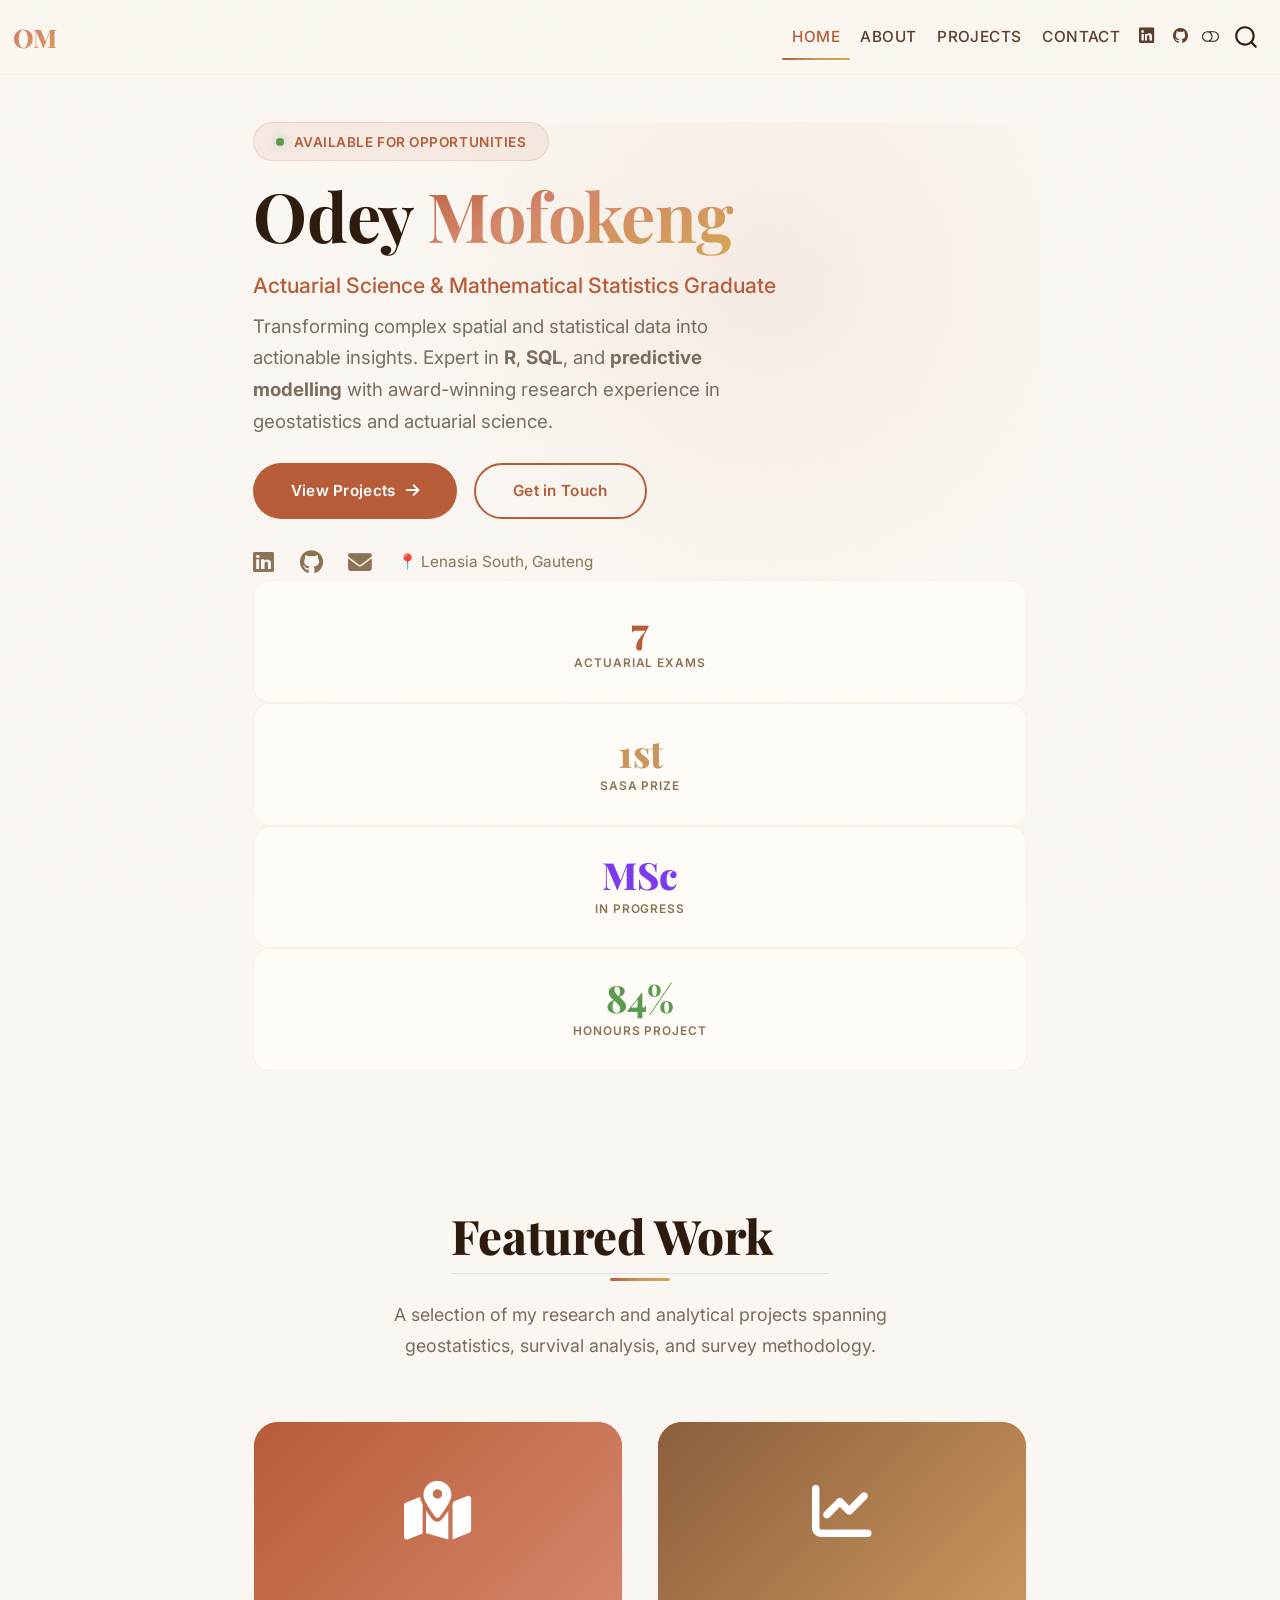
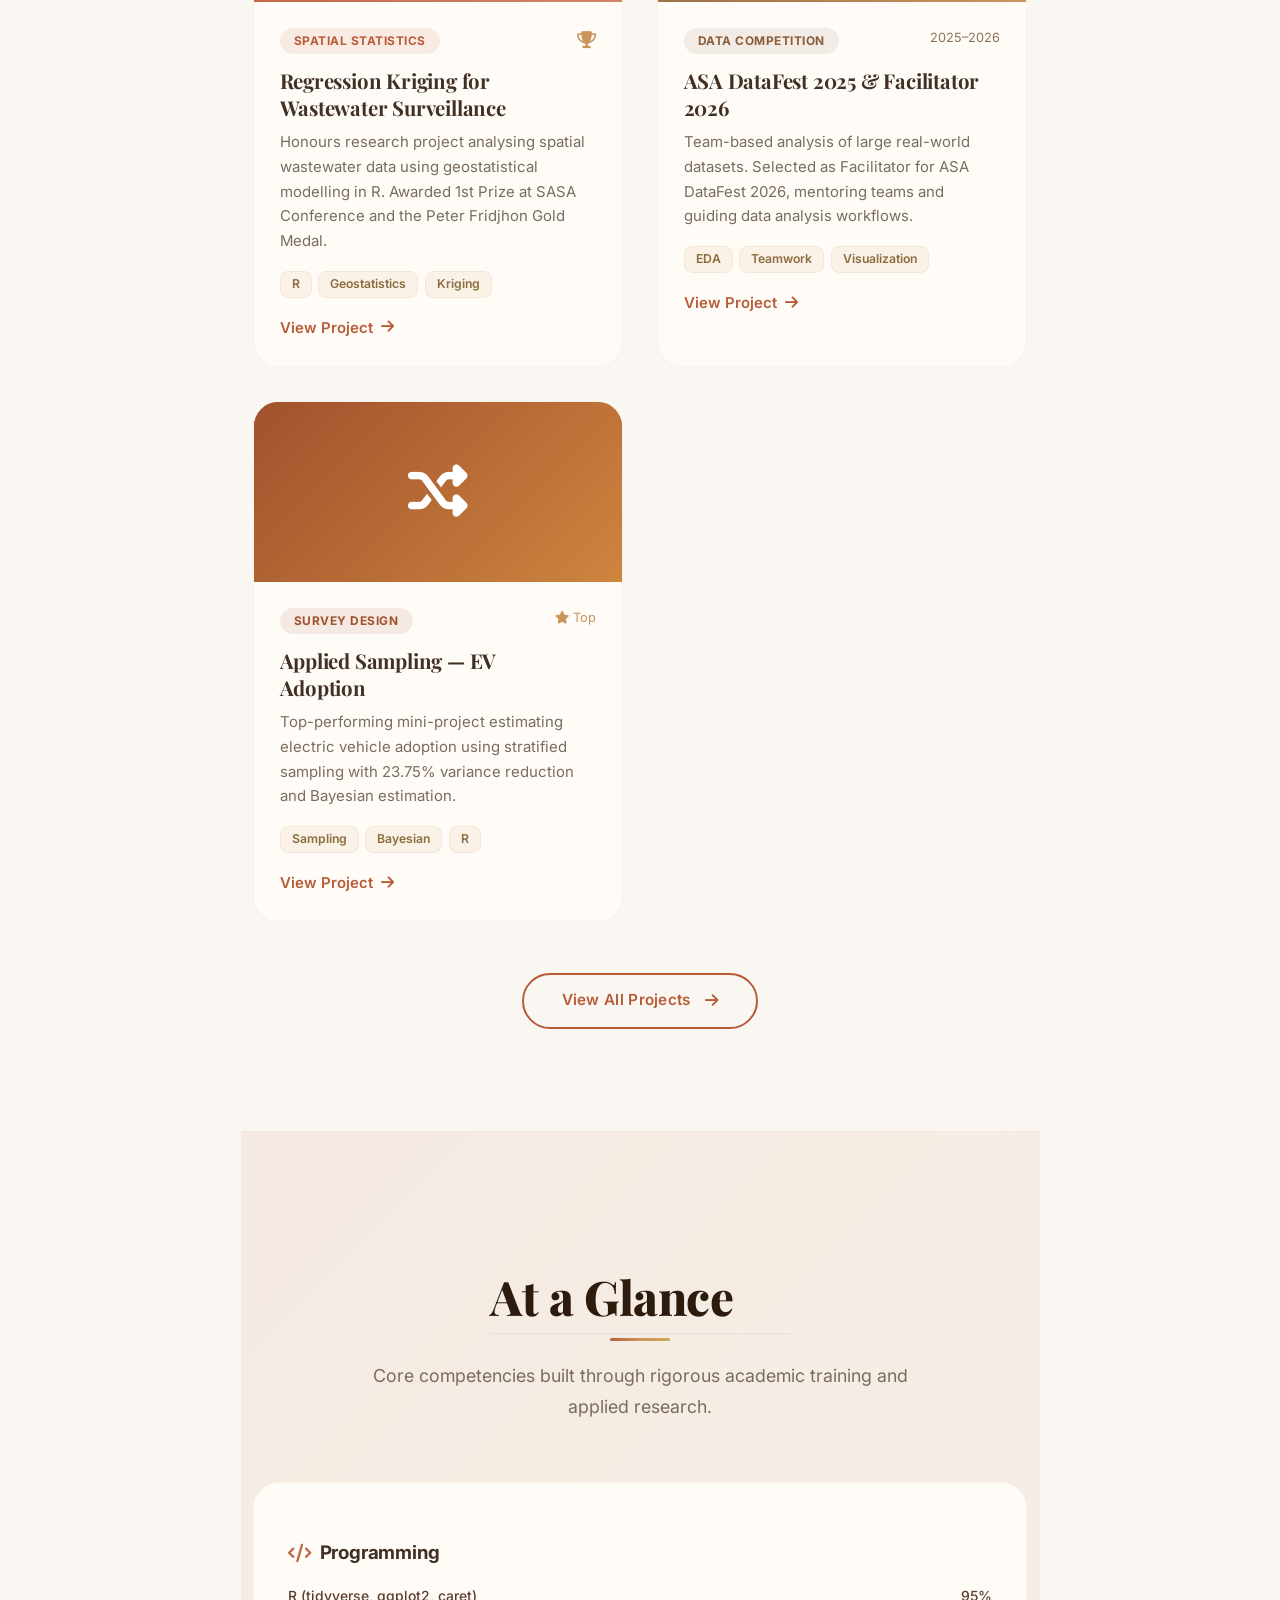
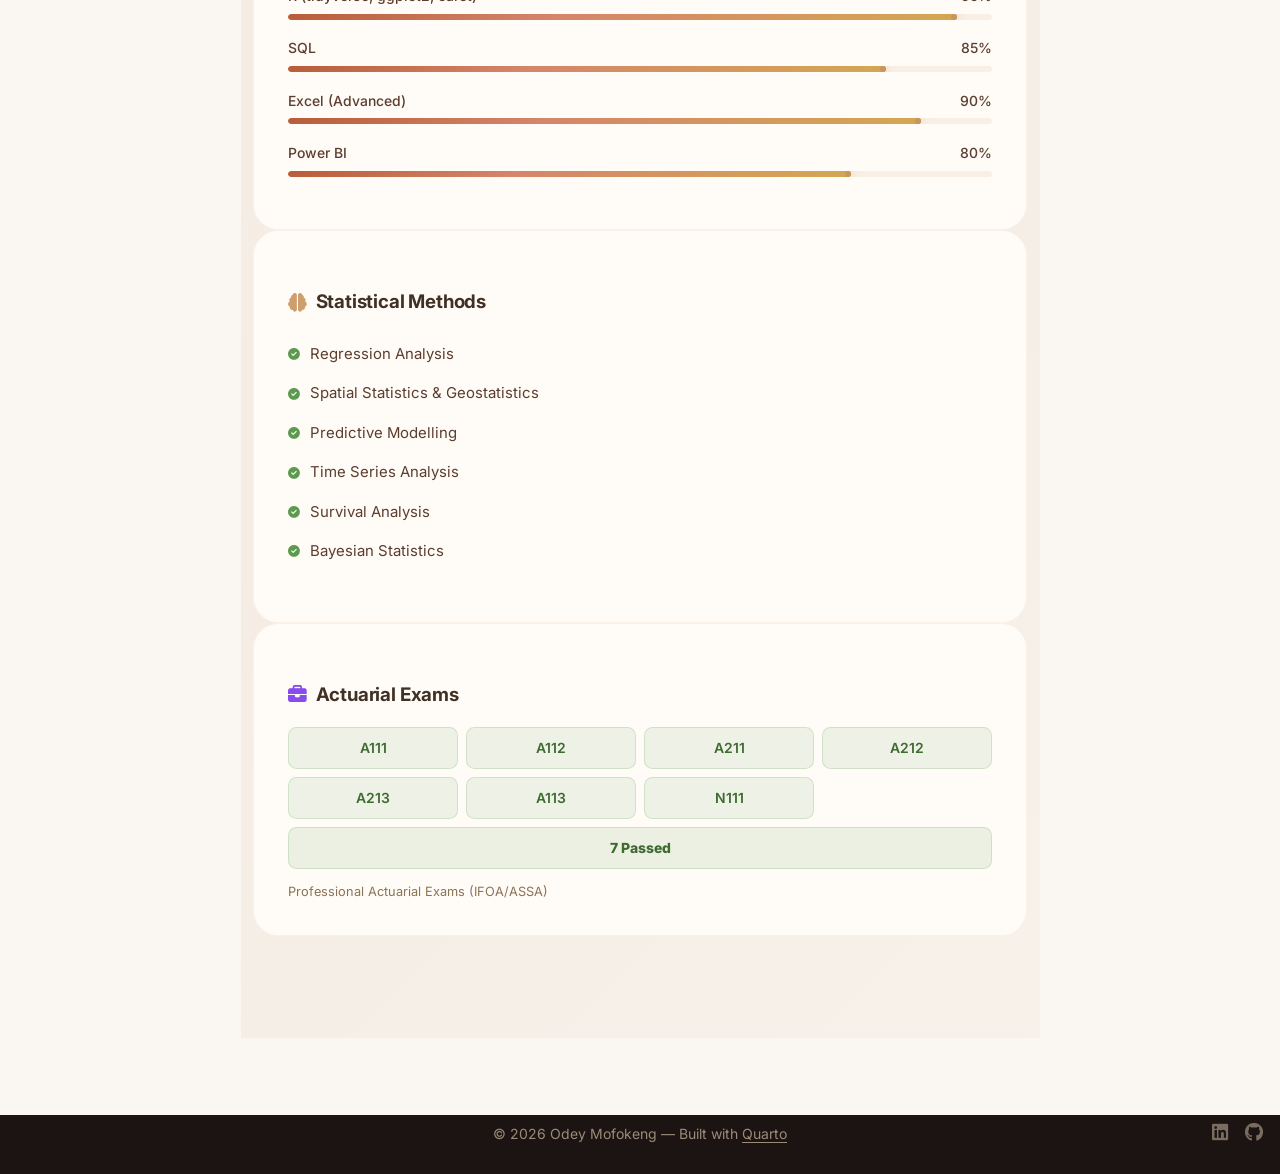
<file: docs/index.html>
<!DOCTYPE html>
<html xmlns="http://www.w3.org/1999/xhtml" lang="en" xml:lang="en"><head>

<meta charset="utf-8">
<meta name="generator" content="quarto-1.9.36">

<meta name="viewport" content="width=device-width, initial-scale=1.0, user-scalable=yes">


<title>Odey Mofokeng</title>
<style>
/* Default styles provided by pandoc.
** See https://pandoc.org/MANUAL.html#variables-for-html for config info.
*/
code{white-space: pre-wrap;}
span.smallcaps{font-variant: small-caps;}
div.columns{display: flex; gap: min(4vw, 1.5em);}
div.column{flex: auto; overflow-x: auto;}
div.hanging-indent{margin-left: 1.5em; text-indent: -1.5em;}
ul.task-list{list-style: none;}
ul.task-list li input[type="checkbox"] {
  width: 0.8em;
  margin: 0 0.8em 0.2em -1em; /* quarto-specific, see https://github.com/quarto-dev/quarto-cli/issues/4556 */ 
  vertical-align: middle;
}
</style>


<script src="site_libs/quarto-nav/quarto-nav.js"></script>
<script src="site_libs/clipboard/clipboard.min.js"></script>
<script src="site_libs/quarto-search/autocomplete.umd.js"></script>
<script src="site_libs/quarto-search/fuse.min.js"></script>
<script src="site_libs/quarto-search/quarto-search.js"></script>
<meta name="quarto:offset" content="./">
<script src="site_libs/quarto-html/quarto.js" type="module"></script>
<script src="site_libs/quarto-html/tabsets/tabsets.js" type="module"></script>
<script src="site_libs/quarto-html/popper.min.js"></script>
<script src="site_libs/quarto-html/tippy.umd.min.js"></script>
<script src="site_libs/quarto-html/anchor.min.js"></script>
<link href="site_libs/quarto-html/tippy.css" rel="stylesheet">
<link href="site_libs/quarto-html/quarto-syntax-highlighting-a06763021a52c43c40a351ac8b799b8f.css" rel="stylesheet" class="quarto-color-scheme" id="quarto-text-highlighting-styles">
<link href="site_libs/quarto-html/quarto-syntax-highlighting-dark-dbc92dda8186f57fa2e333fbb71d6a9d.css" rel="stylesheet" class="quarto-color-scheme quarto-color-alternate" id="quarto-text-highlighting-styles">
<link href="site_libs/quarto-html/quarto-syntax-highlighting-a06763021a52c43c40a351ac8b799b8f.css" rel="stylesheet" class="quarto-color-scheme-extra" id="quarto-text-highlighting-styles">
<script src="site_libs/bootstrap/bootstrap.min.js"></script>
<link href="site_libs/bootstrap/bootstrap-icons.css" rel="stylesheet">
<link href="site_libs/bootstrap/bootstrap-274f33919be7c064ed7de8aadd35fb25.min.css" rel="stylesheet" append-hash="true" class="quarto-color-scheme" id="quarto-bootstrap" data-mode="light">
<link href="site_libs/bootstrap/bootstrap-dark-dc345c7be43b1f740bbd1844501944c1.min.css" rel="stylesheet" append-hash="true" class="quarto-color-scheme quarto-color-alternate" id="quarto-bootstrap" data-mode="dark">
<link href="site_libs/bootstrap/bootstrap-274f33919be7c064ed7de8aadd35fb25.min.css" rel="stylesheet" append-hash="true" class="quarto-color-scheme-extra" id="quarto-bootstrap" data-mode="light">
<script id="quarto-search-options" type="application/json">{
  "location": "navbar",
  "copy-button": false,
  "collapse-after": 3,
  "panel-placement": "end",
  "type": "overlay",
  "limit": 50,
  "keyboard-shortcut": [
    "f",
    "/",
    "s"
  ],
  "show-item-context": false,
  "language": {
    "search-no-results-text": "No results",
    "search-matching-documents-text": "matching documents",
    "search-copy-link-title": "Copy link to search",
    "search-hide-matches-text": "Hide additional matches",
    "search-more-match-text": "more match in this document",
    "search-more-matches-text": "more matches in this document",
    "search-clear-button-title": "Clear",
    "search-text-placeholder": "",
    "search-detached-cancel-button-title": "Cancel",
    "search-submit-button-title": "Submit",
    "search-label": "Search"
  }
}</script>
<style>html{ scroll-behavior: smooth; }</style>
<link rel="preconnect" href="https://fonts.googleapis.com">
<link rel="preconnect" href="https://fonts.gstatic.com" crossorigin="">
<link href="https://fonts.googleapis.com/css2?family=Inter:wght@300;400;500;600;700;800&amp;family=Playfair+Display:wght@600;700;800&amp;family=JetBrains+Mono:wght@400;500&amp;display=swap" rel="stylesheet">
<link rel="stylesheet" href="https://cdnjs.cloudflare.com/ajax/libs/font-awesome/6.5.1/css/all.min.css" integrity="sha512-DTOQO9RWCH3ppGqcWaEA1BIZOC6xxalwEsw9c2QQeAIftl+Vegovlnee1c9QX4TctnWMn13TZye+giMm8e2LwA==" crossorigin="anonymous" referrerpolicy="no-referrer">


<link rel="stylesheet" href="styles.css">
</head>

<body class="nav-fixed fullcontent quarto-light"><script id="quarto-html-before-body" type="application/javascript">
    const toggleBodyColorMode = (bsSheetEl) => {
      const mode = bsSheetEl.getAttribute("data-mode");
      const bodyEl = window.document.querySelector("body");
      if (mode === "dark") {
        bodyEl.classList.add("quarto-dark");
        bodyEl.classList.remove("quarto-light");
      } else {
        bodyEl.classList.add("quarto-light");
        bodyEl.classList.remove("quarto-dark");
      }
    }
    const toggleBodyColorPrimary = () => {
      const bsSheetEl = window.document.querySelector("link#quarto-bootstrap:not([rel=disabled-stylesheet])");
      if (bsSheetEl) {
        toggleBodyColorMode(bsSheetEl);
      }
    }
    const setColorSchemeToggle = (alternate) => {
      const toggles = window.document.querySelectorAll('.quarto-color-scheme-toggle');
      for (let i=0; i < toggles.length; i++) {
        const toggle = toggles[i];
        if (toggle) {
          if (alternate) {
            toggle.classList.add("alternate");
          } else {
            toggle.classList.remove("alternate");
          }
        }
      }
    };
    const toggleColorMode = (alternate) => {
      // Switch the stylesheets
      const primaryStylesheets = window.document.querySelectorAll('link.quarto-color-scheme:not(.quarto-color-alternate)');
      const alternateStylesheets = window.document.querySelectorAll('link.quarto-color-scheme.quarto-color-alternate');
      manageTransitions('#quarto-margin-sidebar .nav-link', false);
      if (alternate) {
        // note: dark is layered on light, we don't disable primary!
        enableStylesheet(alternateStylesheets);
        for (const sheetNode of alternateStylesheets) {
          if (sheetNode.id === "quarto-bootstrap") {
            toggleBodyColorMode(sheetNode);
          }
        }
      } else {
        disableStylesheet(alternateStylesheets);
        enableStylesheet(primaryStylesheets)
        toggleBodyColorPrimary();
      }
      manageTransitions('#quarto-margin-sidebar .nav-link', true);
      // Switch the toggles
      setColorSchemeToggle(alternate)
      // Hack to workaround the fact that safari doesn't
      // properly recolor the scrollbar when toggling (#1455)
      if (navigator.userAgent.indexOf('Safari') > 0 && navigator.userAgent.indexOf('Chrome') == -1) {
        manageTransitions("body", false);
        window.scrollTo(0, 1);
        setTimeout(() => {
          window.scrollTo(0, 0);
          manageTransitions("body", true);
        }, 40);
      }
    }
    const disableStylesheet = (stylesheets) => {
      for (let i=0; i < stylesheets.length; i++) {
        const stylesheet = stylesheets[i];
        stylesheet.rel = 'disabled-stylesheet';
      }
    }
    const enableStylesheet = (stylesheets) => {
      for (let i=0; i < stylesheets.length; i++) {
        const stylesheet = stylesheets[i];
        if(stylesheet.rel !== 'stylesheet') { // for Chrome, which will still FOUC without this check
          stylesheet.rel = 'stylesheet';
        }
      }
    }
    const manageTransitions = (selector, allowTransitions) => {
      const els = window.document.querySelectorAll(selector);
      for (let i=0; i < els.length; i++) {
        const el = els[i];
        if (allowTransitions) {
          el.classList.remove('notransition');
        } else {
          el.classList.add('notransition');
        }
      }
    }
    const isFileUrl = () => {
      return window.location.protocol === 'file:';
    }
    const hasAlternateSentinel = () => {
      let styleSentinel = getColorSchemeSentinel();
      if (styleSentinel !== null) {
        return styleSentinel === "alternate";
      } else {
        return false;
      }
    }
    const setStyleSentinel = (alternate) => {
      const value = alternate ? "alternate" : "default";
      if (!isFileUrl()) {
        window.localStorage.setItem("quarto-color-scheme", value);
      } else {
        localAlternateSentinel = value;
      }
    }
    const getColorSchemeSentinel = () => {
      if (!isFileUrl()) {
        const storageValue = window.localStorage.getItem("quarto-color-scheme");
        return storageValue != null ? storageValue : localAlternateSentinel;
      } else {
        return localAlternateSentinel;
      }
    }
    const toggleGiscusIfUsed = (isAlternate, darkModeDefault) => {
      const baseTheme = document.querySelector('#giscus-base-theme')?.value ?? 'light';
      const alternateTheme = document.querySelector('#giscus-alt-theme')?.value ?? 'dark';
      let newTheme = '';
      if(authorPrefersDark) {
        newTheme = isAlternate ? baseTheme : alternateTheme;
      } else {
        newTheme = isAlternate ? alternateTheme : baseTheme;
      }
      const changeGiscusTheme = () => {
        // From: https://github.com/giscus/giscus/issues/336
        const sendMessage = (message) => {
          const iframe = document.querySelector('iframe.giscus-frame');
          if (!iframe) return;
          iframe.contentWindow.postMessage({ giscus: message }, 'https://giscus.app');
        }
        sendMessage({
          setConfig: {
            theme: newTheme
          }
        });
      }
      const isGiscussLoaded = window.document.querySelector('iframe.giscus-frame') !== null;
      if (isGiscussLoaded) {
        changeGiscusTheme();
      }
    };
    const authorPrefersDark = false;
    const darkModeDefault = authorPrefersDark;
      document.querySelector('link#quarto-text-highlighting-styles.quarto-color-scheme-extra').rel = 'disabled-stylesheet';
      document.querySelector('link#quarto-bootstrap.quarto-color-scheme-extra').rel = 'disabled-stylesheet';
    let localAlternateSentinel = darkModeDefault ? 'alternate' : 'default';
    // Dark / light mode switch
    window.quartoToggleColorScheme = () => {
      // Read the current dark / light value
      let toAlternate = !hasAlternateSentinel();
      toggleColorMode(toAlternate);
      setStyleSentinel(toAlternate);
      toggleGiscusIfUsed(toAlternate, darkModeDefault);
      window.dispatchEvent(new Event('resize'));
    };
    // Switch to dark mode if need be
    if (hasAlternateSentinel()) {
      toggleColorMode(true);
    } else {
      toggleColorMode(false);
    }
  </script>

<div id="quarto-search-results"></div>
  <header id="quarto-header" class="headroom fixed-top">
    <nav class="navbar navbar-expand-lg " data-bs-theme="dark">
      <div class="navbar-container container-fluid">
      <div class="navbar-brand-container mx-auto">
    <a class="navbar-brand" href="./index.html">
    <span class="navbar-title">OM</span>
    </a>
  </div>
            <div id="quarto-search" class="" title="Search"></div>
          <button class="navbar-toggler" type="button" data-bs-toggle="collapse" data-bs-target="#navbarCollapse" aria-controls="navbarCollapse" role="menu" aria-expanded="false" aria-label="Toggle navigation" onclick="if (window.quartoToggleHeadroom) { window.quartoToggleHeadroom(); }">
  <span class="navbar-toggler-icon"></span>
</button>
          <div class="collapse navbar-collapse" id="navbarCollapse">
            <ul class="navbar-nav navbar-nav-scroll ms-auto">
  <li class="nav-item">
    <a class="nav-link active" href="./index.html" aria-current="page"> 
<span class="menu-text">Home</span></a>
  </li>  
  <li class="nav-item">
    <a class="nav-link" href="./about.html"> 
<span class="menu-text">About</span></a>
  </li>  
  <li class="nav-item">
    <a class="nav-link" href="./projects.html"> 
<span class="menu-text">Projects</span></a>
  </li>  
  <li class="nav-item">
    <a class="nav-link" href="./contact.html"> 
<span class="menu-text">Contact</span></a>
  </li>  
  <li class="nav-item compact">
    <a class="nav-link" href="https://www.linkedin.com/in/odey-mofokeng-94b043238/"> <i class="bi bi-linkedin" role="img" aria-label="LinkedIn">
</i> 
<span class="menu-text"></span></a>
  </li>  
  <li class="nav-item compact">
    <a class="nav-link" href="https://github.com/odeymofokeng-wits"> <i class="bi bi-github" role="img" aria-label="GitHub">
</i> 
<span class="menu-text"></span></a>
  </li>  
</ul>
          </div> <!-- /navcollapse -->
            <div class="quarto-navbar-tools">
  <a href="" class="quarto-color-scheme-toggle quarto-navigation-tool  px-1" onclick="window.quartoToggleColorScheme(); return false;" title="Toggle dark mode"><i class="bi"></i></a>
</div>
      </div> <!-- /container-fluid -->
    </nav>
</header>
<!-- content -->
<div id="quarto-content" class="quarto-container page-columns page-rows-contents page-layout-article page-navbar">
<!-- sidebar -->
<!-- margin-sidebar -->
    
<!-- main -->
<main class="content" id="quarto-document-content"><header id="title-block-header" class="quarto-title-block"></header>






<!-- ====== HERO SECTION ====== -->
<div class="hero-section">
<div class="hero-content container">

<div class="row align-items-center g-5">

<!-- Left: Text -->
<div class="col-lg-7">

<div class="hero-badge animate-in">
<span class="pulse-dot"></span>
Available for Opportunities
</div>

<h1 class="display-3 fw-bold mt-3 mb-3 animate-in animate-delay-1" style="font-family: var(--om-font-heading); line-height: 1.1;">
Odey <span class="gradient-text">Mofokeng</span>
</h1>

<p class="fs-4 mb-2 animate-in animate-delay-2" style="font-weight: 500; color: var(--om-primary);">
Actuarial Science &amp; Mathematical Statistics Graduate
</p>

<p class="mb-4 animate-in animate-delay-3" style="max-width: 540px; color: #7A6C5E; font-size: 1.1rem; line-height: 1.7;">
Transforming complex spatial and statistical data into actionable insights.
Expert in <strong>R</strong>, <strong>SQL</strong>, and <strong>predictive modelling</strong> with award-winning research experience
in geostatistics and actuarial science.
</p>

<div class="d-flex flex-wrap gap-3 mb-4 animate-in animate-delay-4">
<a href="./projects.html" class="btn-primary-custom">
View Projects <i class="fas fa-arrow-right"></i>
</a>
<a href="./contact.html" class="btn-outline-custom">
Get in Touch
</a>
</div>

<div class="d-flex align-items-center gap-4 mt-3 animate-in animate-delay-4" style="color: #8B7355;">
<a href="https://www.linkedin.com/in/odey-mofokeng-94b043238/" target="_blank" style="font-size: 1.4rem; color: #8B7355;" aria-label="LinkedIn"><i class="fab fa-linkedin"></i></a>
<a href="https://github.com/odeymofokeng-wits" target="_blank" style="font-size: 1.4rem; color: #8B7355;" aria-label="GitHub"><i class="fab fa-github"></i></a>
<a href="mailto:mofokengodey@gmail.com" style="font-size: 1.4rem; color: #8B7355;" aria-label="Email"><i class="fas fa-envelope"></i></a>
<span style="font-size: .9rem;">📍 Lenasia South, Gauteng</span>
</div>

</div>

<!-- Right: Stats Cards -->
<div class="col-lg-5">
<div class="row g-3">
<div class="col-6">
<div class="stat-card">
<div class="stat-value" style="color: var(--om-primary);">7</div>
<div class="stat-label">Actuarial Exams</div>
</div>
</div>
<div class="col-6">
<div class="stat-card">
<div class="stat-value" style="color: var(--om-secondary);">1st</div>
<div class="stat-label">SASA Prize</div>
</div>
</div>
<div class="col-6">
<div class="stat-card">
<div class="stat-value" style="color: #7c3aed;">MSc</div>
<div class="stat-label">In Progress</div>
</div>
</div>
<div class="col-6">
<div class="stat-card">
<div class="stat-value" style="color: #5C9A4F;">84%</div>
<div class="stat-label">Honours Project</div>
</div>
</div>
</div>
</div>

</div>
</div>
</div>

<!-- ====== FEATURED PROJECTS PREVIEW ====== -->
<section class="page-section reveal">
<div class="container">

<div class="section-header">
<h2 class="anchored">Featured Work</h2>
<p>A selection of my research and analytical projects spanning geostatistics, survival analysis, and survey methodology.</p>
</div>

<div class="project-grid">

<!-- Project 1 -->
<div class="project-card">
<div class="card-header gradient-blue">
<i class="fas fa-map-marked-alt"></i>
</div>
<div class="card-body">
<div class="d-flex justify-content-between align-items-start mb-2">
<span class="card-tag" style="background: rgba(184,92,56,.1); color: var(--om-primary);">Spatial Statistics</span>
<span style="color: var(--om-secondary);"><i class="fas fa-trophy"></i></span>
</div>
<h3 class="card-title anchored">Regression Kriging for Wastewater Surveillance</h3>
<p class="card-desc">Honours research project analysing spatial wastewater data using geostatistical modelling in R. Awarded 1st Prize at SASA Conference and the Peter Fridjhon Gold Medal.</p>
<div class="card-skills">
<span class="skill-pill">R</span>
<span class="skill-pill">Geostatistics</span>
<span class="skill-pill">Kriging</span>
</div>
<a href="./projects.html#regression-kriging" class="card-link">View Project <i class="fas fa-arrow-right"></i></a>
</div>
</div>

<!-- Project 2 -->
<div class="project-card">
<div class="card-header gradient-purple">
<i class="fas fa-chart-line"></i>
</div>
<div class="card-body">
<div class="d-flex justify-content-between align-items-start mb-2">
<span class="card-tag" style="background: rgba(139,94,60,.1); color: #8B5E3C;">Data Competition</span>
<span style="color: #8B7355; font-size: .75rem;">2025–2026</span>
</div>
<h3 class="card-title anchored">ASA DataFest 2025 &amp; Facilitator 2026</h3>
<p class="card-desc">Team-based analysis of large real-world datasets. Selected as Facilitator for ASA DataFest 2026, mentoring teams and guiding data analysis workflows.</p>
<div class="card-skills">
<span class="skill-pill">EDA</span>
<span class="skill-pill">Teamwork</span>
<span class="skill-pill">Visualization</span>
</div>
<a href="./projects.html#asa-datafest" class="card-link">View Project <i class="fas fa-arrow-right"></i></a>
</div>
</div>

<!-- Project 3 -->
<div class="project-card">
<div class="card-header gradient-orange">
<i class="fas fa-random"></i>
</div>
<div class="card-body">
<div class="d-flex justify-content-between align-items-start mb-2">
<span class="card-tag" style="background: rgba(160,82,45,.1); color: #A0522D;">Survey Design</span>
<span style="color: var(--om-secondary); font-size: .75rem;"><i class="fas fa-star"></i> Top</span>
</div>
<h3 class="card-title anchored">Applied Sampling — EV Adoption</h3>
<p class="card-desc">Top-performing mini-project estimating electric vehicle adoption using stratified sampling with 23.75% variance reduction and Bayesian estimation.</p>
<div class="card-skills">
<span class="skill-pill">Sampling</span>
<span class="skill-pill">Bayesian</span>
<span class="skill-pill">R</span>
</div>
<a href="./projects.html#applied-sampling" class="card-link">View Project <i class="fas fa-arrow-right"></i></a>
</div>
</div>

</div>

<div class="text-center mt-5">
<a href="./projects.html" class="btn-outline-custom">View All Projects <i class="fas fa-arrow-right ms-1"></i></a>
</div>

</div>
</section>

<!-- ====== QUICK SKILLS BAR ====== -->
<section class="page-section reveal" style="background: var(--om-gradient-subtle);">
<div class="container">

<div class="section-header">
<h2 class="anchored">At a Glance</h2>
<p>Core competencies built through rigorous academic training and applied research.</p>
</div>

<div class="row g-4">

<div class="col-md-4">
<div class="skill-category">
<h3 class="anchored"><i class="fas fa-code" style="color: var(--om-primary);"></i> Programming</h3>
<div class="progress-bar-container">
<div class="progress-label"><span>R (tidyverse, ggplot2, caret)</span><span>95%</span></div>
<div class="progress-track"><div class="progress-fill" style="width: 95%;"></div></div>
</div>
<div class="progress-bar-container">
<div class="progress-label"><span>SQL</span><span>85%</span></div>
<div class="progress-track"><div class="progress-fill" style="width: 85%;"></div></div>
</div>
<div class="progress-bar-container">
<div class="progress-label"><span>Excel (Advanced)</span><span>90%</span></div>
<div class="progress-track"><div class="progress-fill" style="width: 90%;"></div></div>
</div>
<div class="progress-bar-container">
<div class="progress-label"><span>Power BI</span><span>80%</span></div>
<div class="progress-track"><div class="progress-fill" style="width: 80%;"></div></div>
</div>
</div>
</div>

<div class="col-md-4">
<div class="skill-category">
<h3 class="anchored"><i class="fas fa-brain" style="color: var(--om-secondary);"></i> Statistical Methods</h3>
<ul class="method-list">
<li><i class="fas fa-check-circle"></i> Regression Analysis</li>
<li><i class="fas fa-check-circle"></i> Spatial Statistics &amp; Geostatistics</li>
<li><i class="fas fa-check-circle"></i> Predictive Modelling</li>
<li><i class="fas fa-check-circle"></i> Time Series Analysis</li>
<li><i class="fas fa-check-circle"></i> Survival Analysis</li>
<li><i class="fas fa-check-circle"></i> Bayesian Statistics</li>
</ul>
</div>
</div>

<div class="col-md-4">
<div class="skill-category">
<h3 class="anchored"><i class="fas fa-briefcase" style="color: #7c3aed;"></i> Actuarial Exams</h3>
<div class="exam-grid">
<div class="exam-cell passed">A111</div>
<div class="exam-cell passed">A112</div>
<div class="exam-cell passed">A211</div>
<div class="exam-cell passed">A212</div>
<div class="exam-cell passed">A213</div>
<div class="exam-cell passed">A113</div>
<div class="exam-cell passed">N111</div>
<div class="exam-summary">7 Passed</div>
</div>
<p style="font-size: .75rem; color: #8B7355; margin-top: .75rem; margin-bottom: 0;">Professional Actuarial Exams (IFOA/ASSA)</p>
</div>
</div>

</div>

</div>
</section>





</main> <!-- /main -->
<script id="quarto-html-after-body" type="application/javascript">
  window.document.addEventListener("DOMContentLoaded", function (event) {
    // Ensure there is a toggle, if there isn't float one in the top right
    if (window.document.querySelector('.quarto-color-scheme-toggle') === null) {
      const a = window.document.createElement('a');
      a.classList.add('top-right');
      a.classList.add('quarto-color-scheme-toggle');
      a.href = "";
      a.onclick = function() { try { window.quartoToggleColorScheme(); } catch {} return false; };
      const i = window.document.createElement("i");
      i.classList.add('bi');
      a.appendChild(i);
      window.document.body.appendChild(a);
    }
    setColorSchemeToggle(hasAlternateSentinel())
    const icon = "";
    const anchorJS = new window.AnchorJS();
    anchorJS.options = {
      placement: 'right',
      icon: icon
    };
    anchorJS.add('.anchored');
    const isCodeAnnotation = (el) => {
      for (const clz of el.classList) {
        if (clz.startsWith('code-annotation-')) {                     
          return true;
        }
      }
      return false;
    }
    const onCopySuccess = function(e) {
      // button target
      const button = e.trigger;
      // don't keep focus
      button.blur();
      // flash "checked"
      button.classList.add('code-copy-button-checked');
      var currentTitle = button.getAttribute("title");
      button.setAttribute("title", "Copied!");
      let tooltip;
      if (window.bootstrap) {
        button.setAttribute("data-bs-toggle", "tooltip");
        button.setAttribute("data-bs-placement", "left");
        button.setAttribute("data-bs-title", "Copied!");
        tooltip = new bootstrap.Tooltip(button, 
          { trigger: "manual", 
            customClass: "code-copy-button-tooltip",
            offset: [0, -8]});
        tooltip.show();    
      }
      setTimeout(function() {
        if (tooltip) {
          tooltip.hide();
          button.removeAttribute("data-bs-title");
          button.removeAttribute("data-bs-toggle");
          button.removeAttribute("data-bs-placement");
        }
        button.setAttribute("title", currentTitle);
        button.classList.remove('code-copy-button-checked');
      }, 1000);
      // clear code selection
      e.clearSelection();
    }
    const getTextToCopy = function(trigger) {
      const outerScaffold = trigger.parentElement.cloneNode(true);
      const codeEl = outerScaffold.querySelector('code');
      for (const childEl of codeEl.children) {
        if (isCodeAnnotation(childEl)) {
          childEl.remove();
        }
      }
      return codeEl.innerText;
    }
    const clipboard = new window.ClipboardJS('.code-copy-button:not([data-in-quarto-modal])', {
      text: getTextToCopy
    });
    clipboard.on('success', onCopySuccess);
    if (window.document.getElementById('quarto-embedded-source-code-modal')) {
      const clipboardModal = new window.ClipboardJS('.code-copy-button[data-in-quarto-modal]', {
        text: getTextToCopy,
        container: window.document.getElementById('quarto-embedded-source-code-modal')
      });
      clipboardModal.on('success', onCopySuccess);
    }
      var localhostRegex = new RegExp(/^(?:http|https):\/\/localhost\:?[0-9]*\//);
      var mailtoRegex = new RegExp(/^mailto:/);
        var filterRegex = new RegExp("https:\/\/odeymofokeng-wits\.github\.io\/my_portfolio\/");
      var isInternal = (href) => {
          return filterRegex.test(href) || localhostRegex.test(href) || mailtoRegex.test(href);
      }
      // Inspect non-navigation links and adorn them if external
     var links = window.document.querySelectorAll('a[href]:not(.nav-link):not(.navbar-brand):not(.toc-action):not(.sidebar-link):not(.sidebar-item-toggle):not(.pagination-link):not(.no-external):not([aria-hidden]):not(.dropdown-item):not(.quarto-navigation-tool):not(.about-link)');
      for (var i=0; i<links.length; i++) {
        const link = links[i];
        if (!isInternal(link.href)) {
          // undo the damage that might have been done by quarto-nav.js in the case of
          // links that we want to consider external
          if (link.dataset.originalHref !== undefined) {
            link.href = link.dataset.originalHref;
          }
        }
      }
    function tippyHover(el, contentFn, onTriggerFn, onUntriggerFn) {
      const config = {
        allowHTML: true,
        maxWidth: 500,
        delay: 100,
        arrow: false,
        appendTo: function(el) {
            return el.parentElement;
        },
        interactive: true,
        interactiveBorder: 10,
        theme: 'quarto',
        placement: 'bottom-start',
      };
      if (contentFn) {
        config.content = contentFn;
      }
      if (onTriggerFn) {
        config.onTrigger = onTriggerFn;
      }
      if (onUntriggerFn) {
        config.onUntrigger = onUntriggerFn;
      }
      window.tippy(el, config); 
    }
    const noterefs = window.document.querySelectorAll('a[role="doc-noteref"]');
    for (var i=0; i<noterefs.length; i++) {
      const ref = noterefs[i];
      tippyHover(ref, function() {
        // use id or data attribute instead here
        let href = ref.getAttribute('data-footnote-href') || ref.getAttribute('href');
        try { href = new URL(href).hash; } catch {}
        const id = href.replace(/^#\/?/, "");
        const note = window.document.getElementById(id);
        if (note) {
          return note.innerHTML;
        } else {
          return "";
        }
      });
    }
    const xrefs = window.document.querySelectorAll('a.quarto-xref');
    const processXRef = (id, note) => {
      // Strip column container classes
      const stripColumnClz = (el) => {
        el.classList.remove("page-full", "page-columns");
        if (el.children) {
          for (const child of el.children) {
            stripColumnClz(child);
          }
        }
      }
      stripColumnClz(note)
      if (id === null || id.startsWith('sec-')) {
        // Special case sections, only their first couple elements
        const container = document.createElement("div");
        if (note.children && note.children.length > 2) {
          container.appendChild(note.children[0].cloneNode(true));
          for (let i = 1; i < note.children.length; i++) {
            const child = note.children[i];
            if (child.tagName === "P" && child.innerText === "") {
              continue;
            } else {
              container.appendChild(child.cloneNode(true));
              break;
            }
          }
          if (window.Quarto?.typesetMath) {
            window.Quarto.typesetMath(container);
          }
          return container.innerHTML
        } else {
          if (window.Quarto?.typesetMath) {
            window.Quarto.typesetMath(note);
          }
          return note.innerHTML;
        }
      } else {
        // Remove any anchor links if they are present
        const anchorLink = note.querySelector('a.anchorjs-link');
        if (anchorLink) {
          anchorLink.remove();
        }
        if (window.Quarto?.typesetMath) {
          window.Quarto.typesetMath(note);
        }
        if (note.classList.contains("callout")) {
          return note.outerHTML;
        } else {
          return note.innerHTML;
        }
      }
    }
    for (var i=0; i<xrefs.length; i++) {
      const xref = xrefs[i];
      tippyHover(xref, undefined, function(instance) {
        instance.disable();
        let url = xref.getAttribute('href');
        let hash = undefined; 
        if (url.startsWith('#')) {
          hash = url;
        } else {
          try { hash = new URL(url).hash; } catch {}
        }
        if (hash) {
          const id = hash.replace(/^#\/?/, "");
          const note = window.document.getElementById(id);
          if (note !== null) {
            try {
              const html = processXRef(id, note.cloneNode(true));
              instance.setContent(html);
            } finally {
              instance.enable();
              instance.show();
            }
          } else {
            // See if we can fetch this
            fetch(url.split('#')[0])
            .then(res => res.text())
            .then(html => {
              const parser = new DOMParser();
              const htmlDoc = parser.parseFromString(html, "text/html");
              const note = htmlDoc.getElementById(id);
              if (note !== null) {
                const html = processXRef(id, note);
                instance.setContent(html);
              } 
            }).finally(() => {
              instance.enable();
              instance.show();
            });
          }
        } else {
          // See if we can fetch a full url (with no hash to target)
          // This is a special case and we should probably do some content thinning / targeting
          fetch(url)
          .then(res => res.text())
          .then(html => {
            const parser = new DOMParser();
            const htmlDoc = parser.parseFromString(html, "text/html");
            const note = htmlDoc.querySelector('main.content');
            if (note !== null) {
              // This should only happen for chapter cross references
              // (since there is no id in the URL)
              // remove the first header
              if (note.children.length > 0 && note.children[0].tagName === "HEADER") {
                note.children[0].remove();
              }
              const html = processXRef(null, note);
              instance.setContent(html);
            } 
          }).finally(() => {
            instance.enable();
            instance.show();
          });
        }
      }, function(instance) {
      });
    }
        let selectedAnnoteEl;
        const selectorForAnnotation = ( cell, annotation) => {
          let cellAttr = 'data-code-cell="' + cell + '"';
          let lineAttr = 'data-code-annotation="' +  annotation + '"';
          const selector = 'span[' + cellAttr + '][' + lineAttr + ']';
          return selector;
        }
        const selectCodeLines = (annoteEl) => {
          const doc = window.document;
          const targetCell = annoteEl.getAttribute("data-target-cell");
          const targetAnnotation = annoteEl.getAttribute("data-target-annotation");
          const annoteSpan = window.document.querySelector(selectorForAnnotation(targetCell, targetAnnotation));
          const lines = annoteSpan.getAttribute("data-code-lines").split(",");
          const lineIds = lines.map((line) => {
            return targetCell + "-" + line;
          })
          let top = null;
          let height = null;
          let parent = null;
          if (lineIds.length > 0) {
              //compute the position of the single el (top and bottom and make a div)
              const el = window.document.getElementById(lineIds[0]);
              top = el.offsetTop;
              height = el.offsetHeight;
              parent = el.parentElement.parentElement;
            if (lineIds.length > 1) {
              const lastEl = window.document.getElementById(lineIds[lineIds.length - 1]);
              const bottom = lastEl.offsetTop + lastEl.offsetHeight;
              height = bottom - top;
            }
            if (top !== null && height !== null && parent !== null) {
              // cook up a div (if necessary) and position it 
              let div = window.document.getElementById("code-annotation-line-highlight");
              if (div === null) {
                div = window.document.createElement("div");
                div.setAttribute("id", "code-annotation-line-highlight");
                div.style.position = 'absolute';
                parent.appendChild(div);
              }
              div.style.top = top - 2 + "px";
              div.style.height = height + 4 + "px";
              div.style.left = 0;
              let gutterDiv = window.document.getElementById("code-annotation-line-highlight-gutter");
              if (gutterDiv === null) {
                gutterDiv = window.document.createElement("div");
                gutterDiv.setAttribute("id", "code-annotation-line-highlight-gutter");
                gutterDiv.style.position = 'absolute';
                const codeCell = window.document.getElementById(targetCell);
                const gutter = codeCell.querySelector('.code-annotation-gutter');
                gutter.appendChild(gutterDiv);
              }
              gutterDiv.style.top = top - 2 + "px";
              gutterDiv.style.height = height + 4 + "px";
            }
            selectedAnnoteEl = annoteEl;
          }
        };
        const unselectCodeLines = () => {
          const elementsIds = ["code-annotation-line-highlight", "code-annotation-line-highlight-gutter"];
          elementsIds.forEach((elId) => {
            const div = window.document.getElementById(elId);
            if (div) {
              div.remove();
            }
          });
          selectedAnnoteEl = undefined;
        };
          // Handle positioning of the toggle
      window.addEventListener(
        "resize",
        throttle(() => {
          elRect = undefined;
          if (selectedAnnoteEl) {
            selectCodeLines(selectedAnnoteEl);
          }
        }, 10)
      );
      function throttle(fn, ms) {
      let throttle = false;
      let timer;
        return (...args) => {
          if(!throttle) { // first call gets through
              fn.apply(this, args);
              throttle = true;
          } else { // all the others get throttled
              if(timer) clearTimeout(timer); // cancel #2
              timer = setTimeout(() => {
                fn.apply(this, args);
                timer = throttle = false;
              }, ms);
          }
        };
      }
        // Attach click handler to the DT
        const annoteDls = window.document.querySelectorAll('dt[data-target-cell]');
        for (const annoteDlNode of annoteDls) {
          annoteDlNode.addEventListener('click', (event) => {
            const clickedEl = event.target;
            if (clickedEl !== selectedAnnoteEl) {
              unselectCodeLines();
              const activeEl = window.document.querySelector('dt[data-target-cell].code-annotation-active');
              if (activeEl) {
                activeEl.classList.remove('code-annotation-active');
              }
              selectCodeLines(clickedEl);
              clickedEl.classList.add('code-annotation-active');
            } else {
              // Unselect the line
              unselectCodeLines();
              clickedEl.classList.remove('code-annotation-active');
            }
          });
        }
    const findCites = (el) => {
      const parentEl = el.parentElement;
      if (parentEl) {
        const cites = parentEl.dataset.cites;
        if (cites) {
          return {
            el,
            cites: cites.split(' ')
          };
        } else {
          return findCites(el.parentElement)
        }
      } else {
        return undefined;
      }
    };
    var bibliorefs = window.document.querySelectorAll('a[role="doc-biblioref"]');
    for (var i=0; i<bibliorefs.length; i++) {
      const ref = bibliorefs[i];
      const citeInfo = findCites(ref);
      if (citeInfo) {
        tippyHover(citeInfo.el, function() {
          var popup = window.document.createElement('div');
          citeInfo.cites.forEach(function(cite) {
            var citeDiv = window.document.createElement('div');
            citeDiv.classList.add('hanging-indent');
            citeDiv.classList.add('csl-entry');
            var biblioDiv = window.document.getElementById('ref-' + cite);
            if (biblioDiv) {
              citeDiv.innerHTML = biblioDiv.innerHTML;
            }
            popup.appendChild(citeDiv);
          });
          return popup.innerHTML;
        });
      }
    }
  });
  </script>
</div> <!-- /content -->
<footer class="footer">
  <div class="nav-footer">
    <div class="nav-footer-left">
      &nbsp;
    </div>   
    <div class="nav-footer-center">
<p>© 2026 Odey Mofokeng — Built with <a href="https://quarto.org">Quarto</a></p>
</div>
    <div class="nav-footer-right">
<p><a href="https://www.linkedin.com/in/odey-mofokeng-94b043238/" target="_blank" style="text-decoration:none;margin-right:0.75rem;"><i class="fab fa-linkedin" style="font-size:1.1rem;color:#7A6C5E;"></i></a> <a href="https://github.com/odeymofokeng-wits" target="_blank" style="text-decoration:none;"><i class="fab fa-github" style="font-size:1.1rem;color:#7A6C5E;"></i></a></p>
</div>
  </div>
</footer>
<script>
document.addEventListener('DOMContentLoaded', () => {
  document.body.classList.add('js-ready');
  
  document.querySelectorAll('.project-card, .animate-in, .reveal').forEach(el => {
    el.classList.add('animate');
  });
  
  const observer = new IntersectionObserver((entries) => {
    entries.forEach(entry => {
      if (entry.isIntersecting) {
        entry.target.classList.add('visible');
      }
    });
  }, { threshold: 0.08, rootMargin: '0px 0px -40px 0px' });
  
  document.querySelectorAll('.reveal, .animate-in').forEach(el => observer.observe(el));
  
  document.querySelectorAll('.gallery-item img, .lightbox-trigger').forEach(img => {
    img.style.cursor = 'pointer';
    img.addEventListener('click', function() {
      const lightbox = document.createElement('div');
      lightbox.className = 'lightbox-overlay';
      lightbox.innerHTML = '<div class="lightbox-content"><img src="' + this.src + '" alt="' + (this.alt || '') + '"><button class="lightbox-close" aria-label="Close">&times;</button></div>';
      document.body.appendChild(lightbox);
      document.body.style.overflow = 'hidden';
      requestAnimationFrame(() => lightbox.classList.add('active'));
      const close = () => {
        lightbox.classList.remove('active');
        setTimeout(() => { lightbox.remove(); document.body.style.overflow = ''; }, 300);
      };
      lightbox.querySelector('.lightbox-close').addEventListener('click', close);
      lightbox.addEventListener('click', (e) => { if (e.target === lightbox) close(); });
      document.addEventListener('keydown', function esc(e) { if (e.key === 'Escape') { close(); document.removeEventListener('keydown', esc); } });
    });
  });
});
</script>




<script src="site_libs/quarto-html/zenscroll-min.js"></script>
</body></html>
</file>
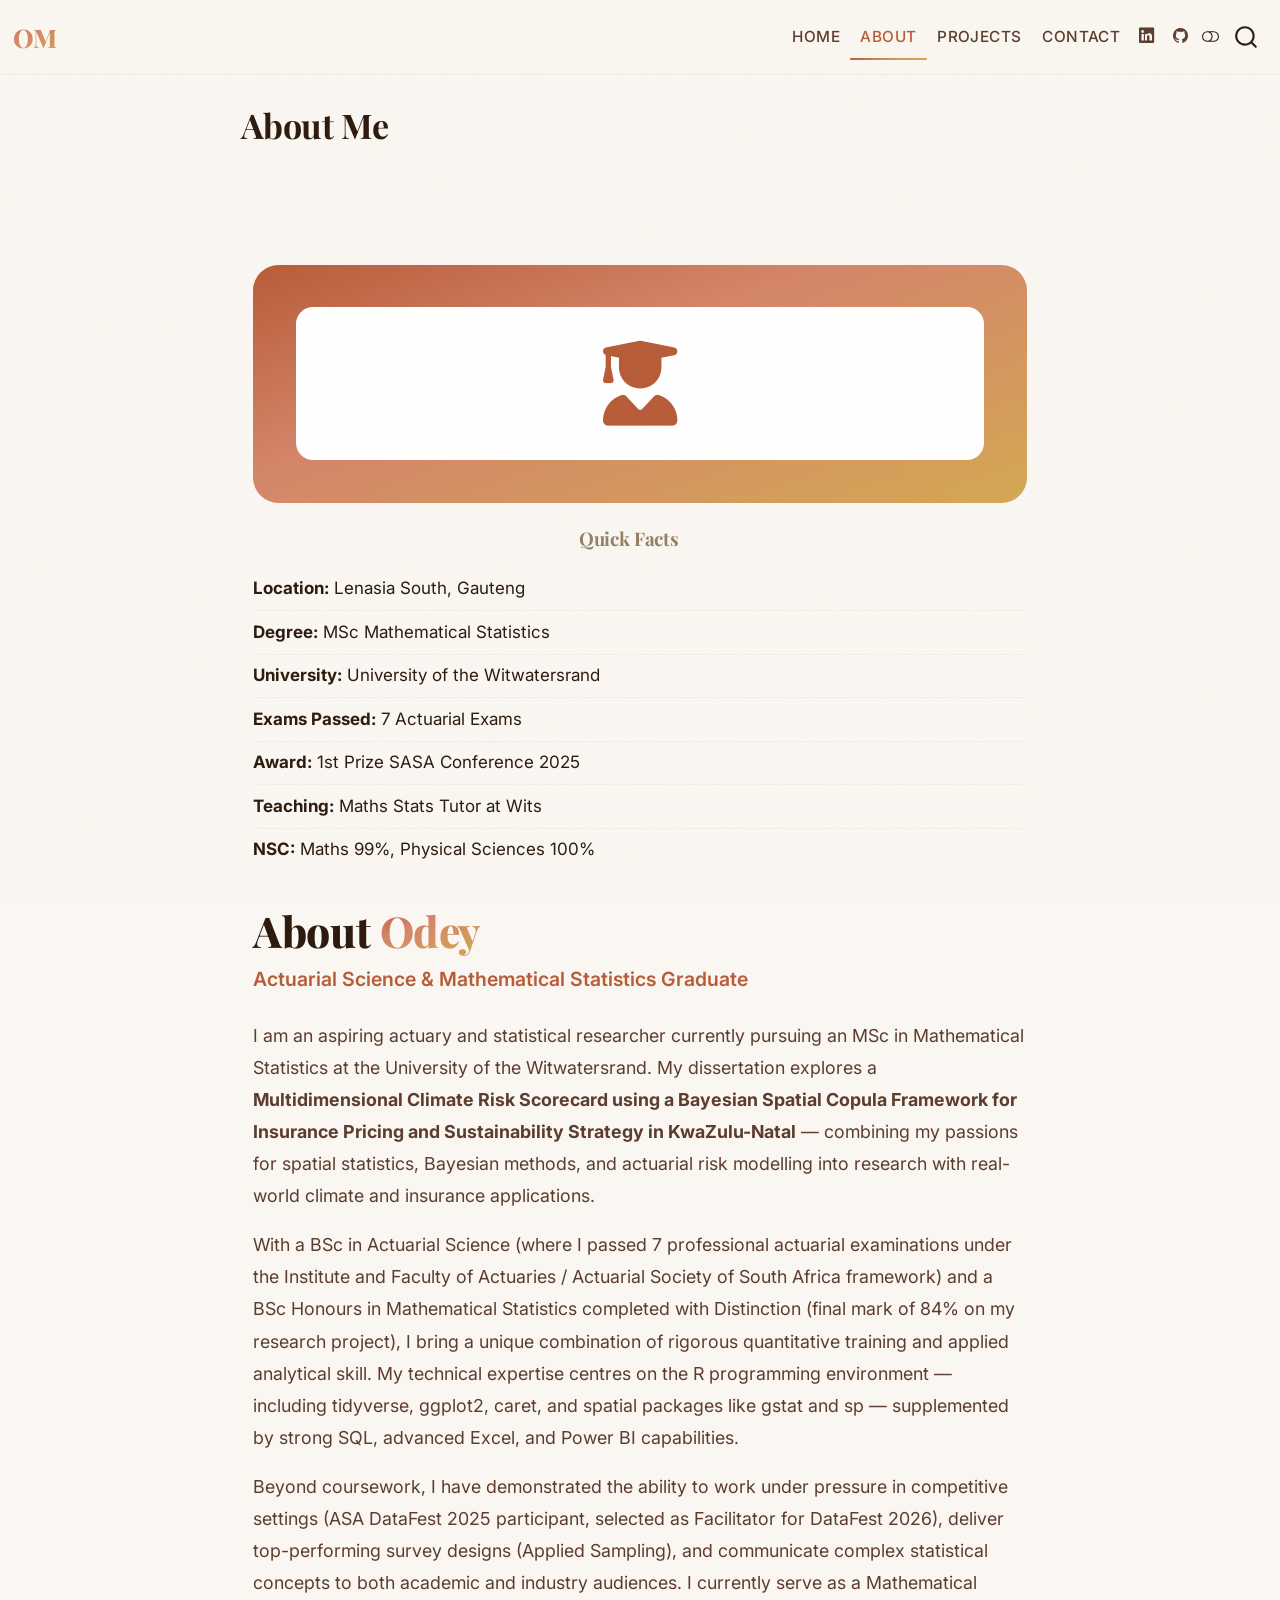
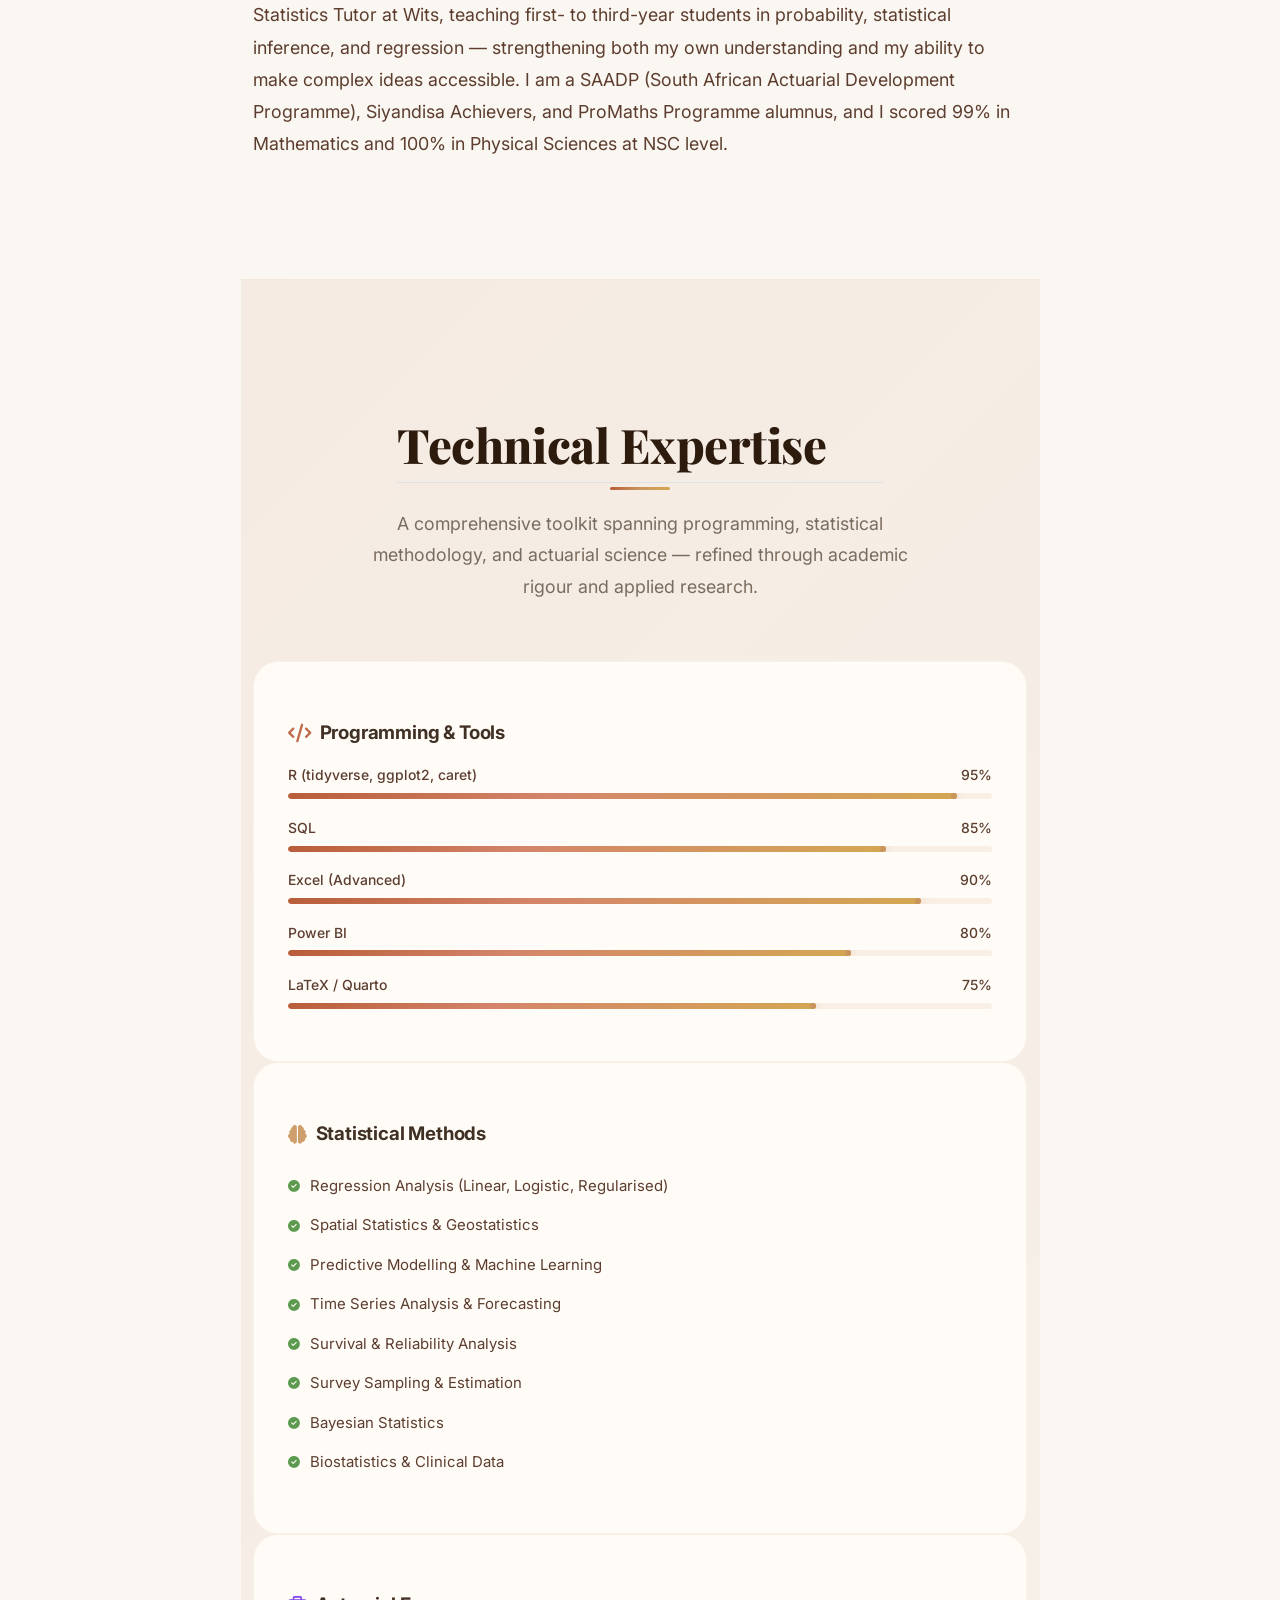
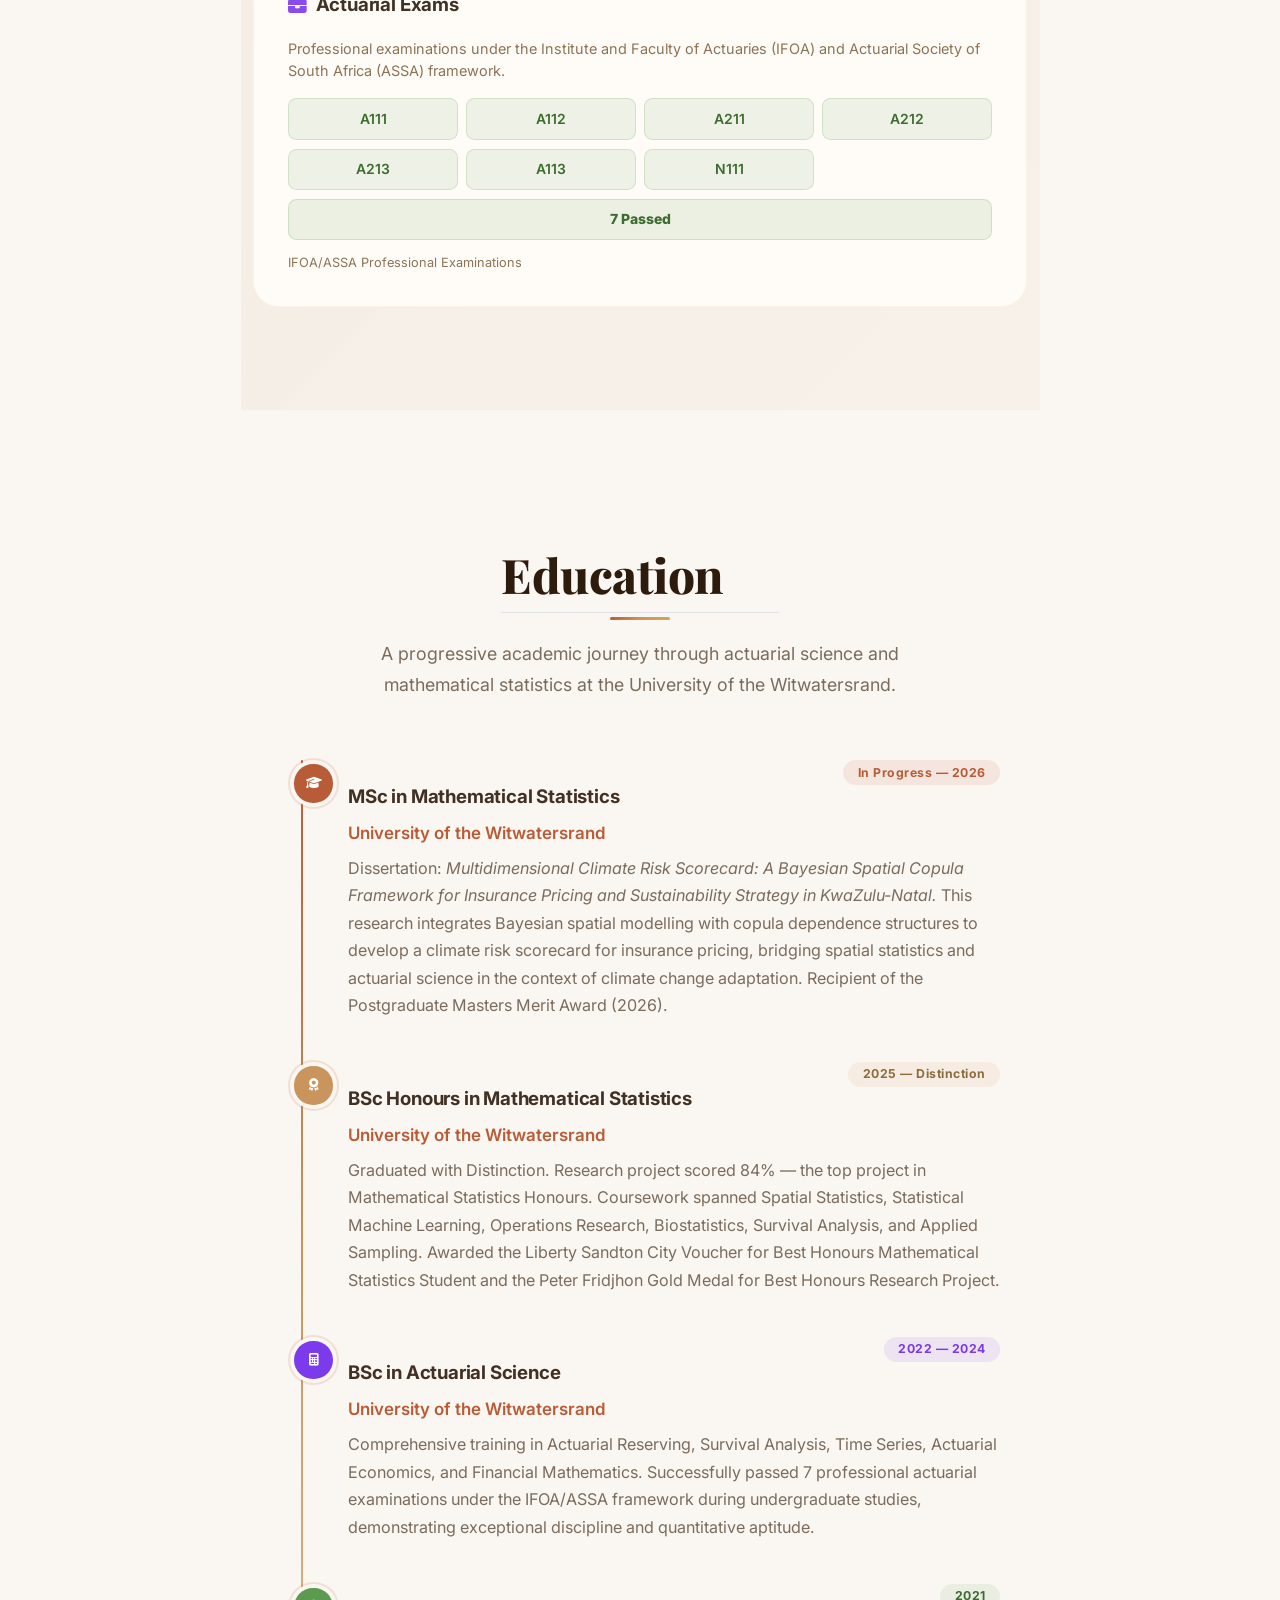
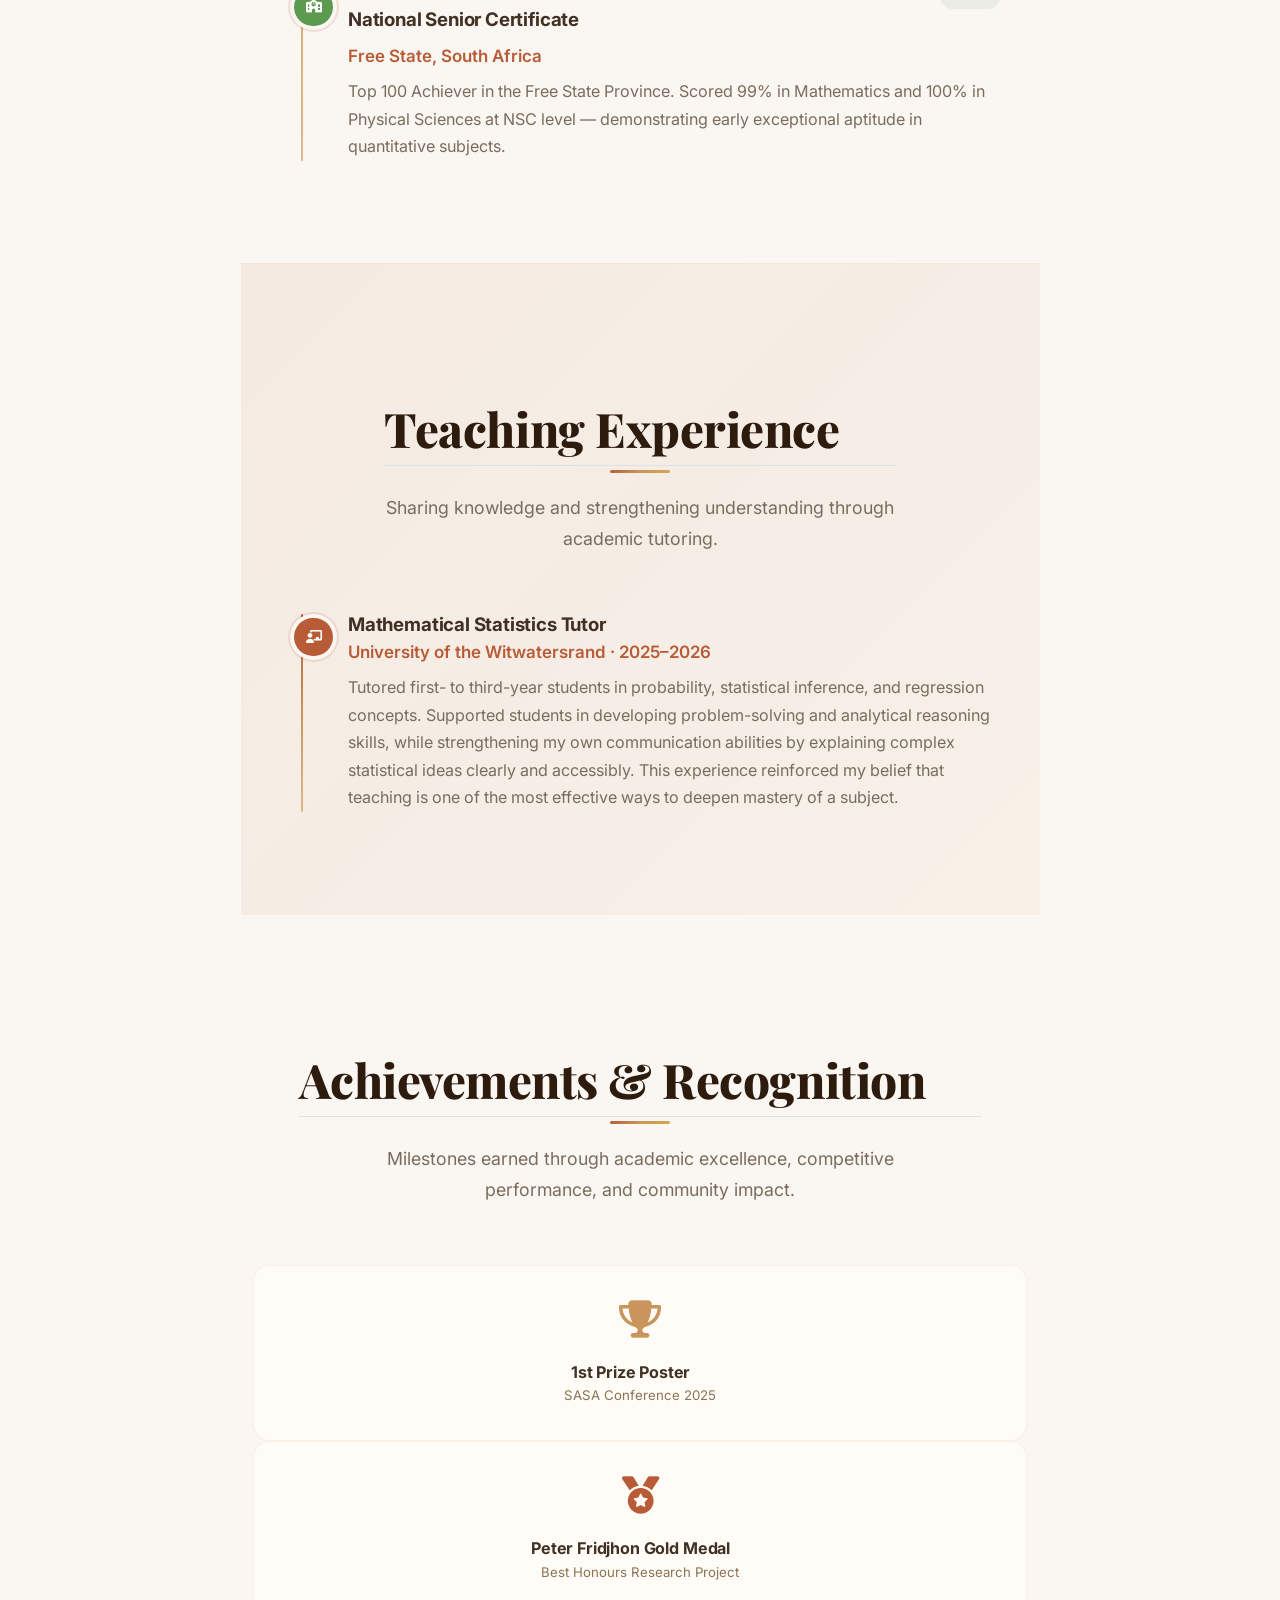
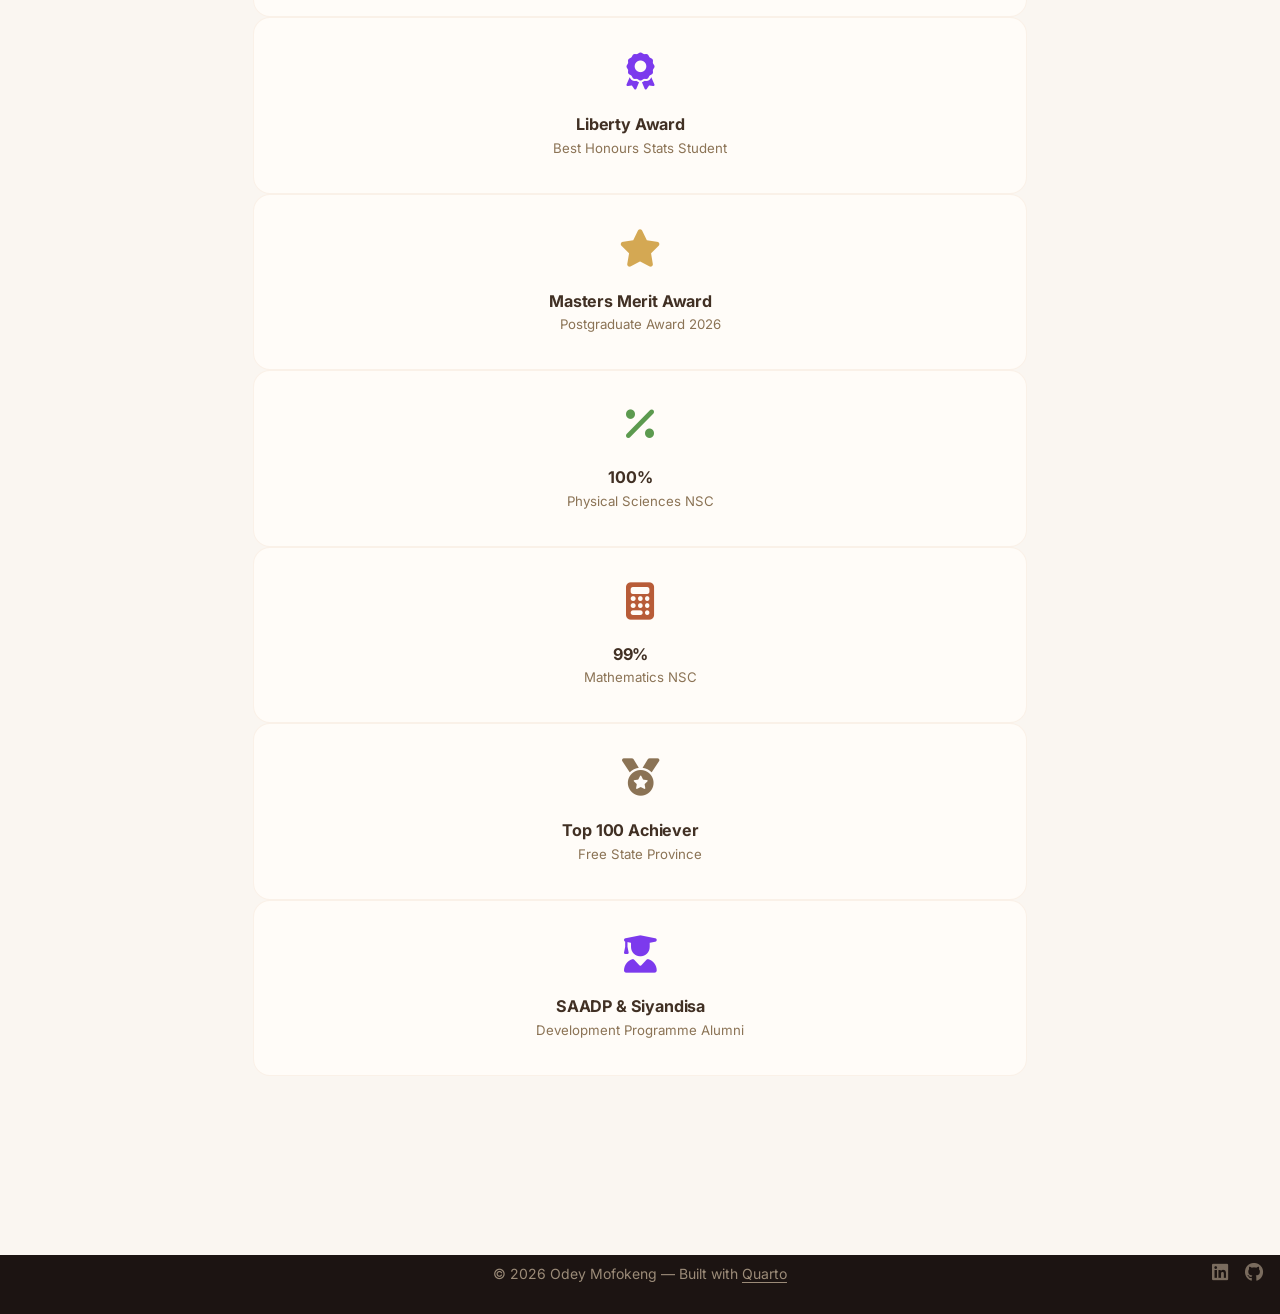
<file: docs/about.html>
<!DOCTYPE html>
<html xmlns="http://www.w3.org/1999/xhtml" lang="en" xml:lang="en"><head>

<meta charset="utf-8">
<meta name="generator" content="quarto-1.9.36">

<meta name="viewport" content="width=device-width, initial-scale=1.0, user-scalable=yes">


<title>About Me – Odey Mofokeng</title>
<style>
/* Default styles provided by pandoc.
** See https://pandoc.org/MANUAL.html#variables-for-html for config info.
*/
code{white-space: pre-wrap;}
span.smallcaps{font-variant: small-caps;}
div.columns{display: flex; gap: min(4vw, 1.5em);}
div.column{flex: auto; overflow-x: auto;}
div.hanging-indent{margin-left: 1.5em; text-indent: -1.5em;}
ul.task-list{list-style: none;}
ul.task-list li input[type="checkbox"] {
  width: 0.8em;
  margin: 0 0.8em 0.2em -1em; /* quarto-specific, see https://github.com/quarto-dev/quarto-cli/issues/4556 */ 
  vertical-align: middle;
}
</style>


<script src="site_libs/quarto-nav/quarto-nav.js"></script>
<script src="site_libs/clipboard/clipboard.min.js"></script>
<script src="site_libs/quarto-search/autocomplete.umd.js"></script>
<script src="site_libs/quarto-search/fuse.min.js"></script>
<script src="site_libs/quarto-search/quarto-search.js"></script>
<meta name="quarto:offset" content="./">
<script src="site_libs/quarto-html/quarto.js" type="module"></script>
<script src="site_libs/quarto-html/tabsets/tabsets.js" type="module"></script>
<script src="site_libs/quarto-html/popper.min.js"></script>
<script src="site_libs/quarto-html/tippy.umd.min.js"></script>
<script src="site_libs/quarto-html/anchor.min.js"></script>
<link href="site_libs/quarto-html/tippy.css" rel="stylesheet">
<link href="site_libs/quarto-html/quarto-syntax-highlighting-a06763021a52c43c40a351ac8b799b8f.css" rel="stylesheet" class="quarto-color-scheme" id="quarto-text-highlighting-styles">
<link href="site_libs/quarto-html/quarto-syntax-highlighting-dark-dbc92dda8186f57fa2e333fbb71d6a9d.css" rel="stylesheet" class="quarto-color-scheme quarto-color-alternate" id="quarto-text-highlighting-styles">
<link href="site_libs/quarto-html/quarto-syntax-highlighting-a06763021a52c43c40a351ac8b799b8f.css" rel="stylesheet" class="quarto-color-scheme-extra" id="quarto-text-highlighting-styles">
<script src="site_libs/bootstrap/bootstrap.min.js"></script>
<link href="site_libs/bootstrap/bootstrap-icons.css" rel="stylesheet">
<link href="site_libs/bootstrap/bootstrap-274f33919be7c064ed7de8aadd35fb25.min.css" rel="stylesheet" append-hash="true" class="quarto-color-scheme" id="quarto-bootstrap" data-mode="light">
<link href="site_libs/bootstrap/bootstrap-dark-dc345c7be43b1f740bbd1844501944c1.min.css" rel="stylesheet" append-hash="true" class="quarto-color-scheme quarto-color-alternate" id="quarto-bootstrap" data-mode="dark">
<link href="site_libs/bootstrap/bootstrap-274f33919be7c064ed7de8aadd35fb25.min.css" rel="stylesheet" append-hash="true" class="quarto-color-scheme-extra" id="quarto-bootstrap" data-mode="light">
<script id="quarto-search-options" type="application/json">{
  "location": "navbar",
  "copy-button": false,
  "collapse-after": 3,
  "panel-placement": "end",
  "type": "overlay",
  "limit": 50,
  "keyboard-shortcut": [
    "f",
    "/",
    "s"
  ],
  "show-item-context": false,
  "language": {
    "search-no-results-text": "No results",
    "search-matching-documents-text": "matching documents",
    "search-copy-link-title": "Copy link to search",
    "search-hide-matches-text": "Hide additional matches",
    "search-more-match-text": "more match in this document",
    "search-more-matches-text": "more matches in this document",
    "search-clear-button-title": "Clear",
    "search-text-placeholder": "",
    "search-detached-cancel-button-title": "Cancel",
    "search-submit-button-title": "Submit",
    "search-label": "Search"
  }
}</script>
<style>html{ scroll-behavior: smooth; }</style>
<link rel="preconnect" href="https://fonts.googleapis.com">
<link rel="preconnect" href="https://fonts.gstatic.com" crossorigin="">
<link href="https://fonts.googleapis.com/css2?family=Inter:wght@300;400;500;600;700;800&amp;family=Playfair+Display:wght@600;700;800&amp;family=JetBrains+Mono:wght@400;500&amp;display=swap" rel="stylesheet">
<link rel="stylesheet" href="https://cdnjs.cloudflare.com/ajax/libs/font-awesome/6.5.1/css/all.min.css" integrity="sha512-DTOQO9RWCH3ppGqcWaEA1BIZOC6xxalwEsw9c2QQeAIftl+Vegovlnee1c9QX4TctnWMn13TZye+giMm8e2LwA==" crossorigin="anonymous" referrerpolicy="no-referrer">


<link rel="stylesheet" href="styles.css">
</head>

<body class="nav-fixed fullcontent quarto-light"><script id="quarto-html-before-body" type="application/javascript">
    const toggleBodyColorMode = (bsSheetEl) => {
      const mode = bsSheetEl.getAttribute("data-mode");
      const bodyEl = window.document.querySelector("body");
      if (mode === "dark") {
        bodyEl.classList.add("quarto-dark");
        bodyEl.classList.remove("quarto-light");
      } else {
        bodyEl.classList.add("quarto-light");
        bodyEl.classList.remove("quarto-dark");
      }
    }
    const toggleBodyColorPrimary = () => {
      const bsSheetEl = window.document.querySelector("link#quarto-bootstrap:not([rel=disabled-stylesheet])");
      if (bsSheetEl) {
        toggleBodyColorMode(bsSheetEl);
      }
    }
    const setColorSchemeToggle = (alternate) => {
      const toggles = window.document.querySelectorAll('.quarto-color-scheme-toggle');
      for (let i=0; i < toggles.length; i++) {
        const toggle = toggles[i];
        if (toggle) {
          if (alternate) {
            toggle.classList.add("alternate");
          } else {
            toggle.classList.remove("alternate");
          }
        }
      }
    };
    const toggleColorMode = (alternate) => {
      // Switch the stylesheets
      const primaryStylesheets = window.document.querySelectorAll('link.quarto-color-scheme:not(.quarto-color-alternate)');
      const alternateStylesheets = window.document.querySelectorAll('link.quarto-color-scheme.quarto-color-alternate');
      manageTransitions('#quarto-margin-sidebar .nav-link', false);
      if (alternate) {
        // note: dark is layered on light, we don't disable primary!
        enableStylesheet(alternateStylesheets);
        for (const sheetNode of alternateStylesheets) {
          if (sheetNode.id === "quarto-bootstrap") {
            toggleBodyColorMode(sheetNode);
          }
        }
      } else {
        disableStylesheet(alternateStylesheets);
        enableStylesheet(primaryStylesheets)
        toggleBodyColorPrimary();
      }
      manageTransitions('#quarto-margin-sidebar .nav-link', true);
      // Switch the toggles
      setColorSchemeToggle(alternate)
      // Hack to workaround the fact that safari doesn't
      // properly recolor the scrollbar when toggling (#1455)
      if (navigator.userAgent.indexOf('Safari') > 0 && navigator.userAgent.indexOf('Chrome') == -1) {
        manageTransitions("body", false);
        window.scrollTo(0, 1);
        setTimeout(() => {
          window.scrollTo(0, 0);
          manageTransitions("body", true);
        }, 40);
      }
    }
    const disableStylesheet = (stylesheets) => {
      for (let i=0; i < stylesheets.length; i++) {
        const stylesheet = stylesheets[i];
        stylesheet.rel = 'disabled-stylesheet';
      }
    }
    const enableStylesheet = (stylesheets) => {
      for (let i=0; i < stylesheets.length; i++) {
        const stylesheet = stylesheets[i];
        if(stylesheet.rel !== 'stylesheet') { // for Chrome, which will still FOUC without this check
          stylesheet.rel = 'stylesheet';
        }
      }
    }
    const manageTransitions = (selector, allowTransitions) => {
      const els = window.document.querySelectorAll(selector);
      for (let i=0; i < els.length; i++) {
        const el = els[i];
        if (allowTransitions) {
          el.classList.remove('notransition');
        } else {
          el.classList.add('notransition');
        }
      }
    }
    const isFileUrl = () => {
      return window.location.protocol === 'file:';
    }
    const hasAlternateSentinel = () => {
      let styleSentinel = getColorSchemeSentinel();
      if (styleSentinel !== null) {
        return styleSentinel === "alternate";
      } else {
        return false;
      }
    }
    const setStyleSentinel = (alternate) => {
      const value = alternate ? "alternate" : "default";
      if (!isFileUrl()) {
        window.localStorage.setItem("quarto-color-scheme", value);
      } else {
        localAlternateSentinel = value;
      }
    }
    const getColorSchemeSentinel = () => {
      if (!isFileUrl()) {
        const storageValue = window.localStorage.getItem("quarto-color-scheme");
        return storageValue != null ? storageValue : localAlternateSentinel;
      } else {
        return localAlternateSentinel;
      }
    }
    const toggleGiscusIfUsed = (isAlternate, darkModeDefault) => {
      const baseTheme = document.querySelector('#giscus-base-theme')?.value ?? 'light';
      const alternateTheme = document.querySelector('#giscus-alt-theme')?.value ?? 'dark';
      let newTheme = '';
      if(authorPrefersDark) {
        newTheme = isAlternate ? baseTheme : alternateTheme;
      } else {
        newTheme = isAlternate ? alternateTheme : baseTheme;
      }
      const changeGiscusTheme = () => {
        // From: https://github.com/giscus/giscus/issues/336
        const sendMessage = (message) => {
          const iframe = document.querySelector('iframe.giscus-frame');
          if (!iframe) return;
          iframe.contentWindow.postMessage({ giscus: message }, 'https://giscus.app');
        }
        sendMessage({
          setConfig: {
            theme: newTheme
          }
        });
      }
      const isGiscussLoaded = window.document.querySelector('iframe.giscus-frame') !== null;
      if (isGiscussLoaded) {
        changeGiscusTheme();
      }
    };
    const authorPrefersDark = false;
    const darkModeDefault = authorPrefersDark;
      document.querySelector('link#quarto-text-highlighting-styles.quarto-color-scheme-extra').rel = 'disabled-stylesheet';
      document.querySelector('link#quarto-bootstrap.quarto-color-scheme-extra').rel = 'disabled-stylesheet';
    let localAlternateSentinel = darkModeDefault ? 'alternate' : 'default';
    // Dark / light mode switch
    window.quartoToggleColorScheme = () => {
      // Read the current dark / light value
      let toAlternate = !hasAlternateSentinel();
      toggleColorMode(toAlternate);
      setStyleSentinel(toAlternate);
      toggleGiscusIfUsed(toAlternate, darkModeDefault);
      window.dispatchEvent(new Event('resize'));
    };
    // Switch to dark mode if need be
    if (hasAlternateSentinel()) {
      toggleColorMode(true);
    } else {
      toggleColorMode(false);
    }
  </script>

<div id="quarto-search-results"></div>
  <header id="quarto-header" class="headroom fixed-top">
    <nav class="navbar navbar-expand-lg " data-bs-theme="dark">
      <div class="navbar-container container-fluid">
      <div class="navbar-brand-container mx-auto">
    <a class="navbar-brand" href="./index.html">
    <span class="navbar-title">OM</span>
    </a>
  </div>
            <div id="quarto-search" class="" title="Search"></div>
          <button class="navbar-toggler" type="button" data-bs-toggle="collapse" data-bs-target="#navbarCollapse" aria-controls="navbarCollapse" role="menu" aria-expanded="false" aria-label="Toggle navigation" onclick="if (window.quartoToggleHeadroom) { window.quartoToggleHeadroom(); }">
  <span class="navbar-toggler-icon"></span>
</button>
          <div class="collapse navbar-collapse" id="navbarCollapse">
            <ul class="navbar-nav navbar-nav-scroll ms-auto">
  <li class="nav-item">
    <a class="nav-link" href="./index.html"> 
<span class="menu-text">Home</span></a>
  </li>  
  <li class="nav-item">
    <a class="nav-link active" href="./about.html" aria-current="page"> 
<span class="menu-text">About</span></a>
  </li>  
  <li class="nav-item">
    <a class="nav-link" href="./projects.html"> 
<span class="menu-text">Projects</span></a>
  </li>  
  <li class="nav-item">
    <a class="nav-link" href="./contact.html"> 
<span class="menu-text">Contact</span></a>
  </li>  
  <li class="nav-item compact">
    <a class="nav-link" href="https://www.linkedin.com/in/odey-mofokeng-94b043238/"> <i class="bi bi-linkedin" role="img" aria-label="LinkedIn">
</i> 
<span class="menu-text"></span></a>
  </li>  
  <li class="nav-item compact">
    <a class="nav-link" href="https://github.com/odeymofokeng-wits"> <i class="bi bi-github" role="img" aria-label="GitHub">
</i> 
<span class="menu-text"></span></a>
  </li>  
</ul>
          </div> <!-- /navcollapse -->
            <div class="quarto-navbar-tools">
  <a href="" class="quarto-color-scheme-toggle quarto-navigation-tool  px-1" onclick="window.quartoToggleColorScheme(); return false;" title="Toggle dark mode"><i class="bi"></i></a>
</div>
      </div> <!-- /container-fluid -->
    </nav>
</header>
<!-- content -->
<div id="quarto-content" class="quarto-container page-columns page-rows-contents page-layout-article page-navbar">
<!-- sidebar -->
<!-- margin-sidebar -->
    
<!-- main -->
<main class="content" id="quarto-document-content">


<header id="title-block-header" class="quarto-title-block default">
<div class="quarto-title">
<h1 class="title">About Me</h1>
</div>



<div class="quarto-title-meta">

    
  
    
  </div>
  


</header>



<!-- ====== ABOUT INTRO ====== -->
<section class="page-section reveal">
<div class="container">

<div class="row g-5 align-items-start">

<!-- Left: Visual -->
<div class="col-lg-4 text-center">
<div style="background: var(--om-gradient-hero); border-radius: var(--om-radius-lg); padding: 2.5rem; position: relative;">
<div style="background: white; border-radius: var(--om-radius); padding: 2rem;">
<i class="fas fa-user-graduate" style="font-size: 5rem; color: var(--om-primary);"></i>
</div>
</div>

<div class="mt-4">
<h4 style="font-family: var(--om-font-heading); font-size: 1.1rem; color: #8B7355; margin-bottom: 1rem;" class="anchored">Quick Facts</h4>
<div style="text-align: left;">
<div style="padding: .5rem 0; border-bottom: 1px solid rgba(201,149,93,.1);">
<strong>Location:</strong> Lenasia South, Gauteng
</div>
<div style="padding: .5rem 0; border-bottom: 1px solid rgba(201,149,93,.1);">
<strong>Degree:</strong> MSc Mathematical Statistics
</div>
<div style="padding: .5rem 0; border-bottom: 1px solid rgba(201,149,93,.1);">
<strong>University:</strong> University of the Witwatersrand
</div>
<div style="padding: .5rem 0; border-bottom: 1px solid rgba(201,149,93,.1);">
<strong>Exams Passed:</strong> 7 Actuarial Exams
</div>
<div style="padding: .5rem 0; border-bottom: 1px solid rgba(201,149,93,.1);">
<strong>Award:</strong> 1st Prize SASA Conference 2025
</div>
<div style="padding: .5rem 0; border-bottom: 1px solid rgba(201,149,93,.1);">
<strong>Teaching:</strong> Maths Stats Tutor at Wits
</div>
<div style="padding: .5rem 0;">
<strong>NSC:</strong> Maths 99%, Physical Sciences 100%
</div>
</div>
</div>
</div>

<!-- Right: Bio -->
<div class="col-lg-8">
<h1 style="font-family: var(--om-font-heading); font-size: 2.5rem; font-weight: 800; margin-bottom: .5rem;">
About <span class="gradient-text">Odey</span>
</h1>
<p style="font-size: 1.15rem; color: var(--om-primary); font-weight: 600; margin-bottom: 1.5rem;">
Actuarial Science &amp; Mathematical Statistics Graduate
</p>

<p style="font-size: 1.05rem; line-height: 1.8; color: #5C3D2E;">
I am an aspiring actuary and statistical researcher currently pursuing an MSc in Mathematical Statistics
at the University of the Witwatersrand. My dissertation explores a <strong>Multidimensional Climate Risk
Scorecard using a Bayesian Spatial Copula Framework for Insurance Pricing and Sustainability Strategy
in KwaZulu-Natal</strong> — combining my passions for spatial statistics, Bayesian methods, and actuarial
risk modelling into research with real-world climate and insurance applications.
</p>

<p style="font-size: 1.05rem; line-height: 1.8; color: #5C3D2E;">
With a BSc in Actuarial Science (where I passed 7 professional actuarial examinations under the
Institute and Faculty of Actuaries / Actuarial Society of South Africa framework) and a BSc Honours
in Mathematical Statistics completed with Distinction (final mark of 84% on my research project),
I bring a unique combination of rigorous quantitative training and applied analytical skill. My
technical expertise centres on the R programming environment — including tidyverse, ggplot2, caret,
and spatial packages like gstat and sp — supplemented by strong SQL, advanced Excel, and Power BI
capabilities.
</p>

<p style="font-size: 1.05rem; line-height: 1.8; color: #5C3D2E;">
Beyond coursework, I have demonstrated the ability to work under pressure in competitive settings
(ASA DataFest 2025 participant, selected as Facilitator for DataFest 2026), deliver top-performing
survey designs (Applied Sampling), and communicate complex statistical concepts to both academic and
industry audiences. I currently serve as a Mathematical Statistics Tutor at Wits, teaching first- to
third-year students in probability, statistical inference, and regression — strengthening both my own
understanding and my ability to make complex ideas accessible. I am a SAADP (South African
Actuarial Development Programme), Siyandisa Achievers, and ProMaths Programme alumnus, and I
scored 99% in Mathematics and 100% in Physical Sciences at NSC level.
</p>
</div>

</div>

</div>
</section>

<!-- ====== SKILLS ====== -->
<section class="page-section reveal" style="background: var(--om-gradient-subtle);">
<div class="container">

<div class="section-header">
<h2 class="anchored">Technical Expertise</h2>
<p>A comprehensive toolkit spanning programming, statistical methodology, and actuarial science — refined through academic rigour and applied research.</p>
</div>

<div class="row g-4">

<!-- Programming -->
<div class="col-lg-4">
<div class="skill-category">
<h3 class="anchored"><i class="fas fa-code" style="color: var(--om-primary);"></i> Programming &amp; Tools</h3>
<div class="progress-bar-container">
<div class="progress-label"><span>R (tidyverse, ggplot2, caret)</span><span>95%</span></div>
<div class="progress-track"><div class="progress-fill" style="width: 95%;"></div></div>
</div>
<div class="progress-bar-container">
<div class="progress-label"><span>SQL</span><span>85%</span></div>
<div class="progress-track"><div class="progress-fill" style="width: 85%;"></div></div>
</div>
<div class="progress-bar-container">
<div class="progress-label"><span>Excel (Advanced)</span><span>90%</span></div>
<div class="progress-track"><div class="progress-fill" style="width: 90%;"></div></div>
</div>
<div class="progress-bar-container">
<div class="progress-label"><span>Power BI</span><span>80%</span></div>
<div class="progress-track"><div class="progress-fill" style="width: 80%;"></div></div>
</div>
<div class="progress-bar-container">
<div class="progress-label"><span>LaTeX / Quarto</span><span>75%</span></div>
<div class="progress-track"><div class="progress-fill" style="width: 75%;"></div></div>
</div>
</div>
</div>

<!-- Statistical Methods -->
<div class="col-lg-4">
<div class="skill-category">
<h3 class="anchored"><i class="fas fa-brain" style="color: var(--om-secondary);"></i> Statistical Methods</h3>
<ul class="method-list">
<li><i class="fas fa-check-circle"></i> Regression Analysis (Linear, Logistic, Regularised)</li>
<li><i class="fas fa-check-circle"></i> Spatial Statistics &amp; Geostatistics</li>
<li><i class="fas fa-check-circle"></i> Predictive Modelling &amp; Machine Learning</li>
<li><i class="fas fa-check-circle"></i> Time Series Analysis &amp; Forecasting</li>
<li><i class="fas fa-check-circle"></i> Survival &amp; Reliability Analysis</li>
<li><i class="fas fa-check-circle"></i> Survey Sampling &amp; Estimation</li>
<li><i class="fas fa-check-circle"></i> Bayesian Statistics</li>
<li><i class="fas fa-check-circle"></i> Biostatistics &amp; Clinical Data</li>
</ul>
</div>
</div>

<!-- Actuarial -->
<div class="col-lg-4">
<div class="skill-category">
<h3 class="anchored"><i class="fas fa-briefcase" style="color: #7c3aed;"></i> Actuarial Exams</h3>
<p style="font-size: .85rem; color: #8B7355; margin-bottom: 1rem;">
Professional examinations under the Institute and Faculty of Actuaries (IFOA) and Actuarial Society of South Africa (ASSA) framework.
</p>
<div class="exam-grid">
<div class="exam-cell passed">A111</div>
<div class="exam-cell passed">A112</div>
<div class="exam-cell passed">A211</div>
<div class="exam-cell passed">A212</div>
<div class="exam-cell passed">A213</div>
<div class="exam-cell passed">A113</div>
<div class="exam-cell passed">N111</div>
<div class="exam-summary">7 Passed</div>
</div>
<p style="font-size: .75rem; color: #8B7355; margin-top: .75rem; margin-bottom: 0;">IFOA/ASSA Professional Examinations</p>
</div>
</div>

</div>

</div>
</section>

<!-- ====== EDUCATION ====== -->
<section class="page-section reveal">
<div class="container">

<div class="section-header">
<h2 class="anchored">Education</h2>
<p>A progressive academic journey through actuarial science and mathematical statistics at the University of the Witwatersrand.</p>
</div>

<div style="max-width: 720px; margin: 0 auto;">

<div class="timeline">

<!-- MSc -->
<div class="timeline-item">
<div class="timeline-dot" style="background: var(--om-primary);">
<i class="fas fa-graduation-cap"></i>
</div>
<div class="d-flex flex-column flex-sm-row justify-content-between align-items-start mb-2">
<h3 class="anchored">MSc in Mathematical Statistics</h3>
<span class="year-badge" style="background: rgba(184,92,56,.1); color: var(--om-primary);">In Progress — 2026</span>
</div>
<div class="institution">University of the Witwatersrand</div>
<p style="color: #7A6C5E; font-size: .95rem; line-height: 1.7; margin: 0;">
Dissertation: <em>Multidimensional Climate Risk Scorecard: A Bayesian Spatial Copula Framework
for Insurance Pricing and Sustainability Strategy in KwaZulu-Natal.</em> This research integrates
Bayesian spatial modelling with copula dependence structures to develop a climate risk scorecard
for insurance pricing, bridging spatial statistics and actuarial science in the context of climate
change adaptation. Recipient of the Postgraduate Masters Merit Award (2026).
</p>
</div>

<!-- Honours -->
<div class="timeline-item">
<div class="timeline-dot" style="background: var(--om-secondary);">
<i class="fas fa-award"></i>
</div>
<div class="d-flex flex-column flex-sm-row justify-content-between align-items-start mb-2">
<h3 class="anchored">BSc Honours in Mathematical Statistics</h3>
<span class="year-badge" style="background: rgba(201,149,93,.1); color: #8B6D3F;">2025 — Distinction</span>
</div>
<div class="institution">University of the Witwatersrand</div>
<p style="color: #7A6C5E; font-size: .95rem; line-height: 1.7; margin: 0;">
Graduated with Distinction. Research project scored 84% — the top project in Mathematical
Statistics Honours. Coursework spanned Spatial Statistics, Statistical Machine Learning, Operations
Research, Biostatistics, Survival Analysis, and Applied Sampling. Awarded the Liberty Sandton City
Voucher for Best Honours Mathematical Statistics Student and the Peter Fridjhon Gold Medal for Best
Honours Research Project.
</p>
</div>

<!-- BSc -->
<div class="timeline-item">
<div class="timeline-dot" style="background: #7c3aed;">
<i class="fas fa-calculator"></i>
</div>
<div class="d-flex flex-column flex-sm-row justify-content-between align-items-start mb-2">
<h3 class="anchored">BSc in Actuarial Science</h3>
<span class="year-badge" style="background: rgba(124,58,237,.1); color: #7c3aed;">2022 — 2024</span>
</div>
<div class="institution">University of the Witwatersrand</div>
<p style="color: #7A6C5E; font-size: .95rem; line-height: 1.7; margin: 0;">
Comprehensive training in Actuarial Reserving, Survival Analysis, Time Series, Actuarial Economics,
and Financial Mathematics. Successfully passed 7 professional actuarial examinations under the IFOA/ASSA
framework during undergraduate studies, demonstrating exceptional discipline and quantitative aptitude.
</p>
</div>

<!-- NSC -->
<div class="timeline-item">
<div class="timeline-dot" style="background: #5C9A4F;">
<i class="fas fa-school"></i>
</div>
<div class="d-flex flex-column flex-sm-row justify-content-between align-items-start mb-2">
<h3 class="anchored">National Senior Certificate</h3>
<span class="year-badge" style="background: rgba(92,154,79,.1); color: #3D6B30;">2021</span>
</div>
<div class="institution">Free State, South Africa</div>
<p style="color: #7A6C5E; font-size: .95rem; line-height: 1.7; margin: 0;">
Top 100 Achiever in the Free State Province. Scored 99% in Mathematics and 100% in Physical
Sciences at NSC level — demonstrating early exceptional aptitude in quantitative subjects.
</p>
</div>

</div>

</div>

</div>
</section>

<!-- ====== TEACHING ====== -->
<section class="page-section reveal" style="background: var(--om-gradient-subtle);">
<div class="container">

<div class="section-header">
<h2 class="anchored">Teaching Experience</h2>
<p>Sharing knowledge and strengthening understanding through academic tutoring.</p>
</div>

<div style="max-width: 720px; margin: 0 auto;">

<div class="timeline">

<div class="timeline-item">
<div class="timeline-dot" style="background: var(--om-primary);">
<i class="fas fa-chalkboard-teacher"></i>
</div>
<h3 class="anchored">Mathematical Statistics Tutor</h3>
<div class="institution">University of the Witwatersrand · 2025–2026</div>
<p style="color: #7A6C5E; font-size: .95rem; line-height: 1.7; margin: 0;">
Tutored first- to third-year students in probability, statistical inference, and regression concepts.
Supported students in developing problem-solving and analytical reasoning skills, while strengthening
my own communication abilities by explaining complex statistical ideas clearly and accessibly. This
experience reinforced my belief that teaching is one of the most effective ways to deepen mastery
of a subject.
</p>
</div>

</div>

</div>

</div>
</section>

<!-- ====== ACHIEVEMENTS ====== -->
<section class="page-section reveal">
<div class="container">

<div class="section-header">
<h2 class="anchored">Achievements &amp; Recognition</h2>
<p>Milestones earned through academic excellence, competitive performance, and community impact.</p>
</div>

<div class="row g-4">

<div class="col-md-3 col-6">
<div class="achievement-card">
<i class="fas fa-trophy" style="color: var(--om-secondary);"></i>
<h4 class="anchored">1st Prize Poster</h4>
<p>SASA Conference 2025</p>
</div>
</div>

<div class="col-md-3 col-6">
<div class="achievement-card">
<i class="fas fa-medal" style="color: var(--om-primary);"></i>
<h4 class="anchored">Peter Fridjhon Gold Medal</h4>
<p>Best Honours Research Project</p>
</div>
</div>

<div class="col-md-3 col-6">
<div class="achievement-card">
<i class="fas fa-award" style="color: #7c3aed;"></i>
<h4 class="anchored">Liberty Award</h4>
<p>Best Honours Stats Student</p>
</div>
</div>

<div class="col-md-3 col-6">
<div class="achievement-card">
<i class="fas fa-star" style="color: #D4A853;"></i>
<h4 class="anchored">Masters Merit Award</h4>
<p>Postgraduate Award 2026</p>
</div>
</div>

<div class="col-md-3 col-6">
<div class="achievement-card">
<i class="fas fa-percentage" style="color: #5C9A4F;"></i>
<h4 class="anchored">100%</h4>
<p>Physical Sciences NSC</p>
</div>
</div>

<div class="col-md-3 col-6">
<div class="achievement-card">
<i class="fas fa-calculator" style="color: var(--om-primary);"></i>
<h4 class="anchored">99%</h4>
<p>Mathematics NSC</p>
</div>
</div>

<div class="col-md-3 col-6">
<div class="achievement-card">
<i class="fas fa-medal" style="color: #8B7355;"></i>
<h4 class="anchored">Top 100 Achiever</h4>
<p>Free State Province</p>
</div>
</div>

<div class="col-md-3 col-6">
<div class="achievement-card">
<i class="fas fa-user-graduate" style="color: #7c3aed;"></i>
<h4 class="anchored">SAADP &amp; Siyandisa</h4>
<p>Development Programme Alumni</p>
</div>
</div>

</div>

</div>
</section>




</main> <!-- /main -->
<script id="quarto-html-after-body" type="application/javascript">
  window.document.addEventListener("DOMContentLoaded", function (event) {
    // Ensure there is a toggle, if there isn't float one in the top right
    if (window.document.querySelector('.quarto-color-scheme-toggle') === null) {
      const a = window.document.createElement('a');
      a.classList.add('top-right');
      a.classList.add('quarto-color-scheme-toggle');
      a.href = "";
      a.onclick = function() { try { window.quartoToggleColorScheme(); } catch {} return false; };
      const i = window.document.createElement("i");
      i.classList.add('bi');
      a.appendChild(i);
      window.document.body.appendChild(a);
    }
    setColorSchemeToggle(hasAlternateSentinel())
    const icon = "";
    const anchorJS = new window.AnchorJS();
    anchorJS.options = {
      placement: 'right',
      icon: icon
    };
    anchorJS.add('.anchored');
    const isCodeAnnotation = (el) => {
      for (const clz of el.classList) {
        if (clz.startsWith('code-annotation-')) {                     
          return true;
        }
      }
      return false;
    }
    const onCopySuccess = function(e) {
      // button target
      const button = e.trigger;
      // don't keep focus
      button.blur();
      // flash "checked"
      button.classList.add('code-copy-button-checked');
      var currentTitle = button.getAttribute("title");
      button.setAttribute("title", "Copied!");
      let tooltip;
      if (window.bootstrap) {
        button.setAttribute("data-bs-toggle", "tooltip");
        button.setAttribute("data-bs-placement", "left");
        button.setAttribute("data-bs-title", "Copied!");
        tooltip = new bootstrap.Tooltip(button, 
          { trigger: "manual", 
            customClass: "code-copy-button-tooltip",
            offset: [0, -8]});
        tooltip.show();    
      }
      setTimeout(function() {
        if (tooltip) {
          tooltip.hide();
          button.removeAttribute("data-bs-title");
          button.removeAttribute("data-bs-toggle");
          button.removeAttribute("data-bs-placement");
        }
        button.setAttribute("title", currentTitle);
        button.classList.remove('code-copy-button-checked');
      }, 1000);
      // clear code selection
      e.clearSelection();
    }
    const getTextToCopy = function(trigger) {
      const outerScaffold = trigger.parentElement.cloneNode(true);
      const codeEl = outerScaffold.querySelector('code');
      for (const childEl of codeEl.children) {
        if (isCodeAnnotation(childEl)) {
          childEl.remove();
        }
      }
      return codeEl.innerText;
    }
    const clipboard = new window.ClipboardJS('.code-copy-button:not([data-in-quarto-modal])', {
      text: getTextToCopy
    });
    clipboard.on('success', onCopySuccess);
    if (window.document.getElementById('quarto-embedded-source-code-modal')) {
      const clipboardModal = new window.ClipboardJS('.code-copy-button[data-in-quarto-modal]', {
        text: getTextToCopy,
        container: window.document.getElementById('quarto-embedded-source-code-modal')
      });
      clipboardModal.on('success', onCopySuccess);
    }
      var localhostRegex = new RegExp(/^(?:http|https):\/\/localhost\:?[0-9]*\//);
      var mailtoRegex = new RegExp(/^mailto:/);
        var filterRegex = new RegExp("https:\/\/odeymofokeng-wits\.github\.io\/my_portfolio\/");
      var isInternal = (href) => {
          return filterRegex.test(href) || localhostRegex.test(href) || mailtoRegex.test(href);
      }
      // Inspect non-navigation links and adorn them if external
     var links = window.document.querySelectorAll('a[href]:not(.nav-link):not(.navbar-brand):not(.toc-action):not(.sidebar-link):not(.sidebar-item-toggle):not(.pagination-link):not(.no-external):not([aria-hidden]):not(.dropdown-item):not(.quarto-navigation-tool):not(.about-link)');
      for (var i=0; i<links.length; i++) {
        const link = links[i];
        if (!isInternal(link.href)) {
          // undo the damage that might have been done by quarto-nav.js in the case of
          // links that we want to consider external
          if (link.dataset.originalHref !== undefined) {
            link.href = link.dataset.originalHref;
          }
        }
      }
    function tippyHover(el, contentFn, onTriggerFn, onUntriggerFn) {
      const config = {
        allowHTML: true,
        maxWidth: 500,
        delay: 100,
        arrow: false,
        appendTo: function(el) {
            return el.parentElement;
        },
        interactive: true,
        interactiveBorder: 10,
        theme: 'quarto',
        placement: 'bottom-start',
      };
      if (contentFn) {
        config.content = contentFn;
      }
      if (onTriggerFn) {
        config.onTrigger = onTriggerFn;
      }
      if (onUntriggerFn) {
        config.onUntrigger = onUntriggerFn;
      }
      window.tippy(el, config); 
    }
    const noterefs = window.document.querySelectorAll('a[role="doc-noteref"]');
    for (var i=0; i<noterefs.length; i++) {
      const ref = noterefs[i];
      tippyHover(ref, function() {
        // use id or data attribute instead here
        let href = ref.getAttribute('data-footnote-href') || ref.getAttribute('href');
        try { href = new URL(href).hash; } catch {}
        const id = href.replace(/^#\/?/, "");
        const note = window.document.getElementById(id);
        if (note) {
          return note.innerHTML;
        } else {
          return "";
        }
      });
    }
    const xrefs = window.document.querySelectorAll('a.quarto-xref');
    const processXRef = (id, note) => {
      // Strip column container classes
      const stripColumnClz = (el) => {
        el.classList.remove("page-full", "page-columns");
        if (el.children) {
          for (const child of el.children) {
            stripColumnClz(child);
          }
        }
      }
      stripColumnClz(note)
      if (id === null || id.startsWith('sec-')) {
        // Special case sections, only their first couple elements
        const container = document.createElement("div");
        if (note.children && note.children.length > 2) {
          container.appendChild(note.children[0].cloneNode(true));
          for (let i = 1; i < note.children.length; i++) {
            const child = note.children[i];
            if (child.tagName === "P" && child.innerText === "") {
              continue;
            } else {
              container.appendChild(child.cloneNode(true));
              break;
            }
          }
          if (window.Quarto?.typesetMath) {
            window.Quarto.typesetMath(container);
          }
          return container.innerHTML
        } else {
          if (window.Quarto?.typesetMath) {
            window.Quarto.typesetMath(note);
          }
          return note.innerHTML;
        }
      } else {
        // Remove any anchor links if they are present
        const anchorLink = note.querySelector('a.anchorjs-link');
        if (anchorLink) {
          anchorLink.remove();
        }
        if (window.Quarto?.typesetMath) {
          window.Quarto.typesetMath(note);
        }
        if (note.classList.contains("callout")) {
          return note.outerHTML;
        } else {
          return note.innerHTML;
        }
      }
    }
    for (var i=0; i<xrefs.length; i++) {
      const xref = xrefs[i];
      tippyHover(xref, undefined, function(instance) {
        instance.disable();
        let url = xref.getAttribute('href');
        let hash = undefined; 
        if (url.startsWith('#')) {
          hash = url;
        } else {
          try { hash = new URL(url).hash; } catch {}
        }
        if (hash) {
          const id = hash.replace(/^#\/?/, "");
          const note = window.document.getElementById(id);
          if (note !== null) {
            try {
              const html = processXRef(id, note.cloneNode(true));
              instance.setContent(html);
            } finally {
              instance.enable();
              instance.show();
            }
          } else {
            // See if we can fetch this
            fetch(url.split('#')[0])
            .then(res => res.text())
            .then(html => {
              const parser = new DOMParser();
              const htmlDoc = parser.parseFromString(html, "text/html");
              const note = htmlDoc.getElementById(id);
              if (note !== null) {
                const html = processXRef(id, note);
                instance.setContent(html);
              } 
            }).finally(() => {
              instance.enable();
              instance.show();
            });
          }
        } else {
          // See if we can fetch a full url (with no hash to target)
          // This is a special case and we should probably do some content thinning / targeting
          fetch(url)
          .then(res => res.text())
          .then(html => {
            const parser = new DOMParser();
            const htmlDoc = parser.parseFromString(html, "text/html");
            const note = htmlDoc.querySelector('main.content');
            if (note !== null) {
              // This should only happen for chapter cross references
              // (since there is no id in the URL)
              // remove the first header
              if (note.children.length > 0 && note.children[0].tagName === "HEADER") {
                note.children[0].remove();
              }
              const html = processXRef(null, note);
              instance.setContent(html);
            } 
          }).finally(() => {
            instance.enable();
            instance.show();
          });
        }
      }, function(instance) {
      });
    }
        let selectedAnnoteEl;
        const selectorForAnnotation = ( cell, annotation) => {
          let cellAttr = 'data-code-cell="' + cell + '"';
          let lineAttr = 'data-code-annotation="' +  annotation + '"';
          const selector = 'span[' + cellAttr + '][' + lineAttr + ']';
          return selector;
        }
        const selectCodeLines = (annoteEl) => {
          const doc = window.document;
          const targetCell = annoteEl.getAttribute("data-target-cell");
          const targetAnnotation = annoteEl.getAttribute("data-target-annotation");
          const annoteSpan = window.document.querySelector(selectorForAnnotation(targetCell, targetAnnotation));
          const lines = annoteSpan.getAttribute("data-code-lines").split(",");
          const lineIds = lines.map((line) => {
            return targetCell + "-" + line;
          })
          let top = null;
          let height = null;
          let parent = null;
          if (lineIds.length > 0) {
              //compute the position of the single el (top and bottom and make a div)
              const el = window.document.getElementById(lineIds[0]);
              top = el.offsetTop;
              height = el.offsetHeight;
              parent = el.parentElement.parentElement;
            if (lineIds.length > 1) {
              const lastEl = window.document.getElementById(lineIds[lineIds.length - 1]);
              const bottom = lastEl.offsetTop + lastEl.offsetHeight;
              height = bottom - top;
            }
            if (top !== null && height !== null && parent !== null) {
              // cook up a div (if necessary) and position it 
              let div = window.document.getElementById("code-annotation-line-highlight");
              if (div === null) {
                div = window.document.createElement("div");
                div.setAttribute("id", "code-annotation-line-highlight");
                div.style.position = 'absolute';
                parent.appendChild(div);
              }
              div.style.top = top - 2 + "px";
              div.style.height = height + 4 + "px";
              div.style.left = 0;
              let gutterDiv = window.document.getElementById("code-annotation-line-highlight-gutter");
              if (gutterDiv === null) {
                gutterDiv = window.document.createElement("div");
                gutterDiv.setAttribute("id", "code-annotation-line-highlight-gutter");
                gutterDiv.style.position = 'absolute';
                const codeCell = window.document.getElementById(targetCell);
                const gutter = codeCell.querySelector('.code-annotation-gutter');
                gutter.appendChild(gutterDiv);
              }
              gutterDiv.style.top = top - 2 + "px";
              gutterDiv.style.height = height + 4 + "px";
            }
            selectedAnnoteEl = annoteEl;
          }
        };
        const unselectCodeLines = () => {
          const elementsIds = ["code-annotation-line-highlight", "code-annotation-line-highlight-gutter"];
          elementsIds.forEach((elId) => {
            const div = window.document.getElementById(elId);
            if (div) {
              div.remove();
            }
          });
          selectedAnnoteEl = undefined;
        };
          // Handle positioning of the toggle
      window.addEventListener(
        "resize",
        throttle(() => {
          elRect = undefined;
          if (selectedAnnoteEl) {
            selectCodeLines(selectedAnnoteEl);
          }
        }, 10)
      );
      function throttle(fn, ms) {
      let throttle = false;
      let timer;
        return (...args) => {
          if(!throttle) { // first call gets through
              fn.apply(this, args);
              throttle = true;
          } else { // all the others get throttled
              if(timer) clearTimeout(timer); // cancel #2
              timer = setTimeout(() => {
                fn.apply(this, args);
                timer = throttle = false;
              }, ms);
          }
        };
      }
        // Attach click handler to the DT
        const annoteDls = window.document.querySelectorAll('dt[data-target-cell]');
        for (const annoteDlNode of annoteDls) {
          annoteDlNode.addEventListener('click', (event) => {
            const clickedEl = event.target;
            if (clickedEl !== selectedAnnoteEl) {
              unselectCodeLines();
              const activeEl = window.document.querySelector('dt[data-target-cell].code-annotation-active');
              if (activeEl) {
                activeEl.classList.remove('code-annotation-active');
              }
              selectCodeLines(clickedEl);
              clickedEl.classList.add('code-annotation-active');
            } else {
              // Unselect the line
              unselectCodeLines();
              clickedEl.classList.remove('code-annotation-active');
            }
          });
        }
    const findCites = (el) => {
      const parentEl = el.parentElement;
      if (parentEl) {
        const cites = parentEl.dataset.cites;
        if (cites) {
          return {
            el,
            cites: cites.split(' ')
          };
        } else {
          return findCites(el.parentElement)
        }
      } else {
        return undefined;
      }
    };
    var bibliorefs = window.document.querySelectorAll('a[role="doc-biblioref"]');
    for (var i=0; i<bibliorefs.length; i++) {
      const ref = bibliorefs[i];
      const citeInfo = findCites(ref);
      if (citeInfo) {
        tippyHover(citeInfo.el, function() {
          var popup = window.document.createElement('div');
          citeInfo.cites.forEach(function(cite) {
            var citeDiv = window.document.createElement('div');
            citeDiv.classList.add('hanging-indent');
            citeDiv.classList.add('csl-entry');
            var biblioDiv = window.document.getElementById('ref-' + cite);
            if (biblioDiv) {
              citeDiv.innerHTML = biblioDiv.innerHTML;
            }
            popup.appendChild(citeDiv);
          });
          return popup.innerHTML;
        });
      }
    }
  });
  </script>
</div> <!-- /content -->
<footer class="footer">
  <div class="nav-footer">
    <div class="nav-footer-left">
      &nbsp;
    </div>   
    <div class="nav-footer-center">
<p>© 2026 Odey Mofokeng — Built with <a href="https://quarto.org">Quarto</a></p>
</div>
    <div class="nav-footer-right">
<p><a href="https://www.linkedin.com/in/odey-mofokeng-94b043238/" target="_blank" style="text-decoration:none;margin-right:0.75rem;"><i class="fab fa-linkedin" style="font-size:1.1rem;color:#7A6C5E;"></i></a> <a href="https://github.com/odeymofokeng-wits" target="_blank" style="text-decoration:none;"><i class="fab fa-github" style="font-size:1.1rem;color:#7A6C5E;"></i></a></p>
</div>
  </div>
</footer>
<script>
document.addEventListener('DOMContentLoaded', () => {
  document.body.classList.add('js-ready');
  
  document.querySelectorAll('.project-card, .animate-in, .reveal').forEach(el => {
    el.classList.add('animate');
  });
  
  const observer = new IntersectionObserver((entries) => {
    entries.forEach(entry => {
      if (entry.isIntersecting) {
        entry.target.classList.add('visible');
      }
    });
  }, { threshold: 0.08, rootMargin: '0px 0px -40px 0px' });
  
  document.querySelectorAll('.reveal, .animate-in').forEach(el => observer.observe(el));
  
  document.querySelectorAll('.gallery-item img, .lightbox-trigger').forEach(img => {
    img.style.cursor = 'pointer';
    img.addEventListener('click', function() {
      const lightbox = document.createElement('div');
      lightbox.className = 'lightbox-overlay';
      lightbox.innerHTML = '<div class="lightbox-content"><img src="' + this.src + '" alt="' + (this.alt || '') + '"><button class="lightbox-close" aria-label="Close">&times;</button></div>';
      document.body.appendChild(lightbox);
      document.body.style.overflow = 'hidden';
      requestAnimationFrame(() => lightbox.classList.add('active'));
      const close = () => {
        lightbox.classList.remove('active');
        setTimeout(() => { lightbox.remove(); document.body.style.overflow = ''; }, 300);
      };
      lightbox.querySelector('.lightbox-close').addEventListener('click', close);
      lightbox.addEventListener('click', (e) => { if (e.target === lightbox) close(); });
      document.addEventListener('keydown', function esc(e) { if (e.key === 'Escape') { close(); document.removeEventListener('keydown', esc); } });
    });
  });
});
</script>




<script src="site_libs/quarto-html/zenscroll-min.js"></script>
</body></html>
</file>
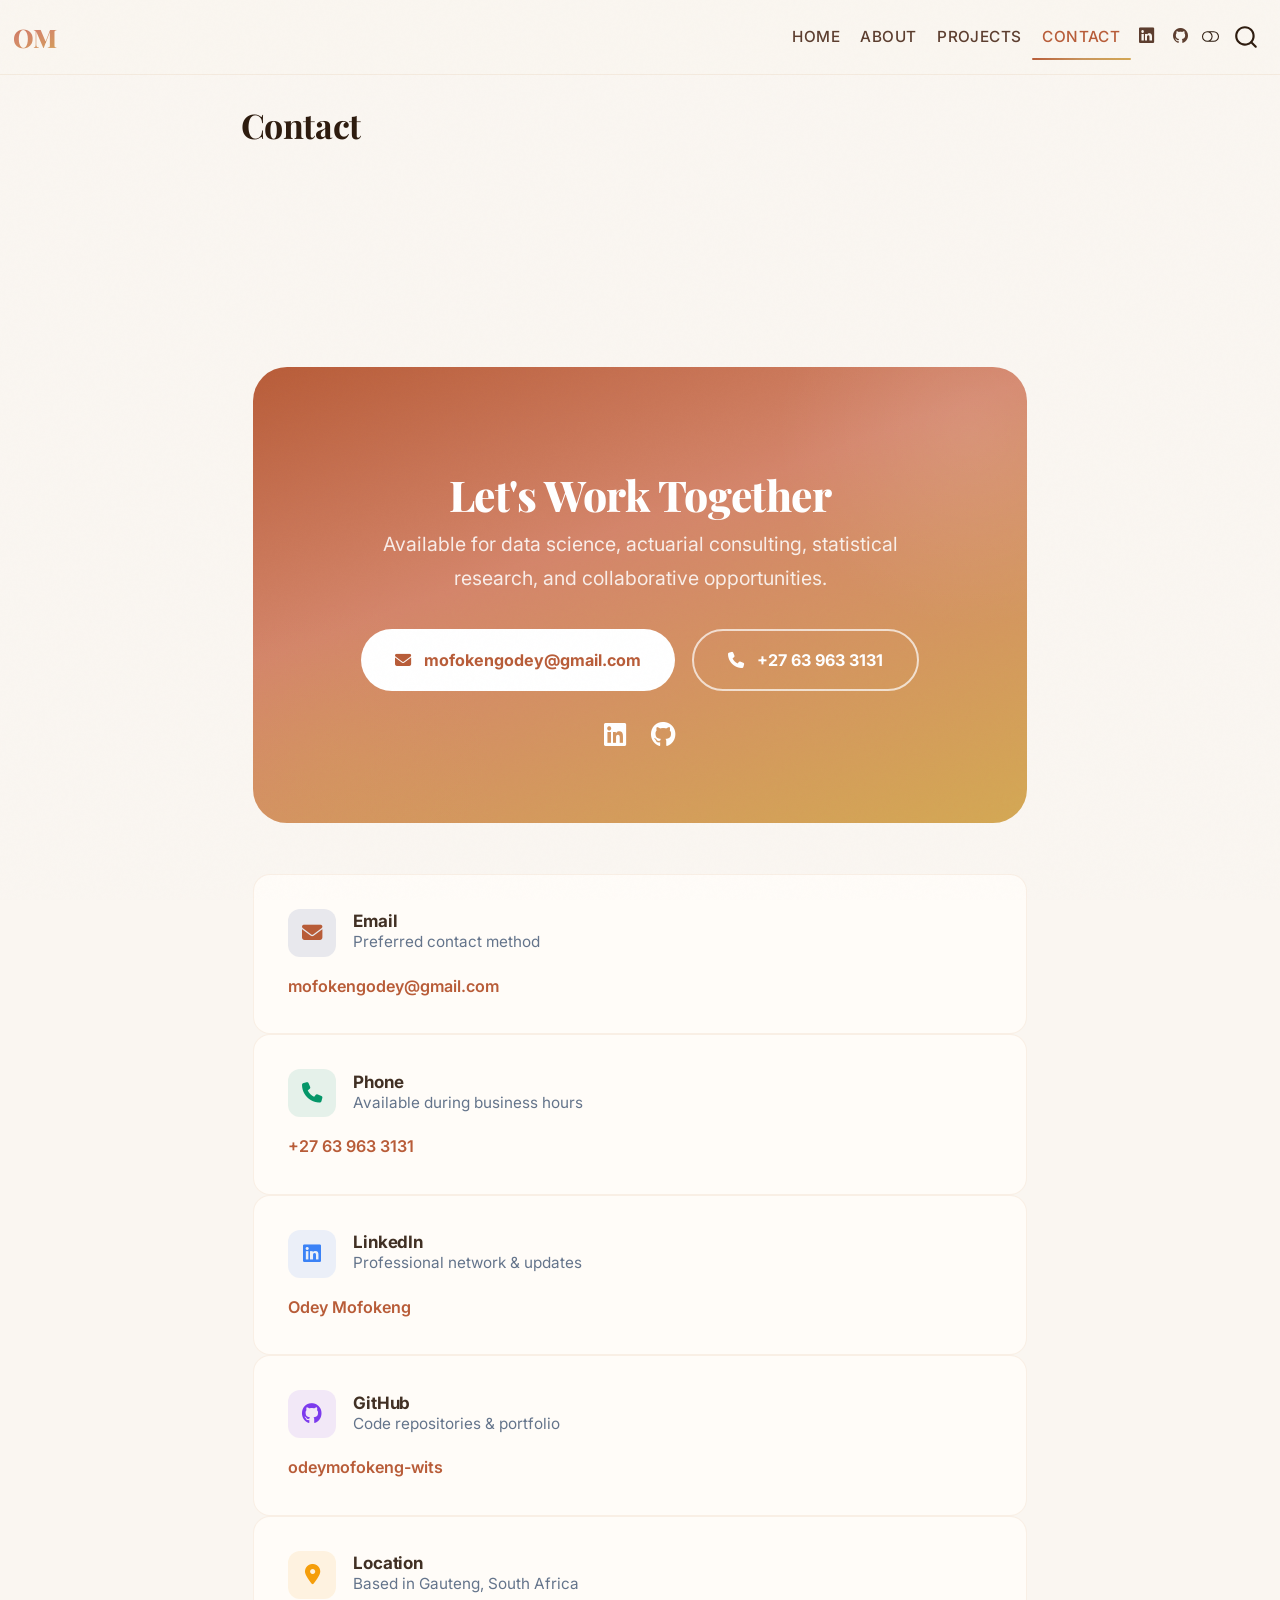
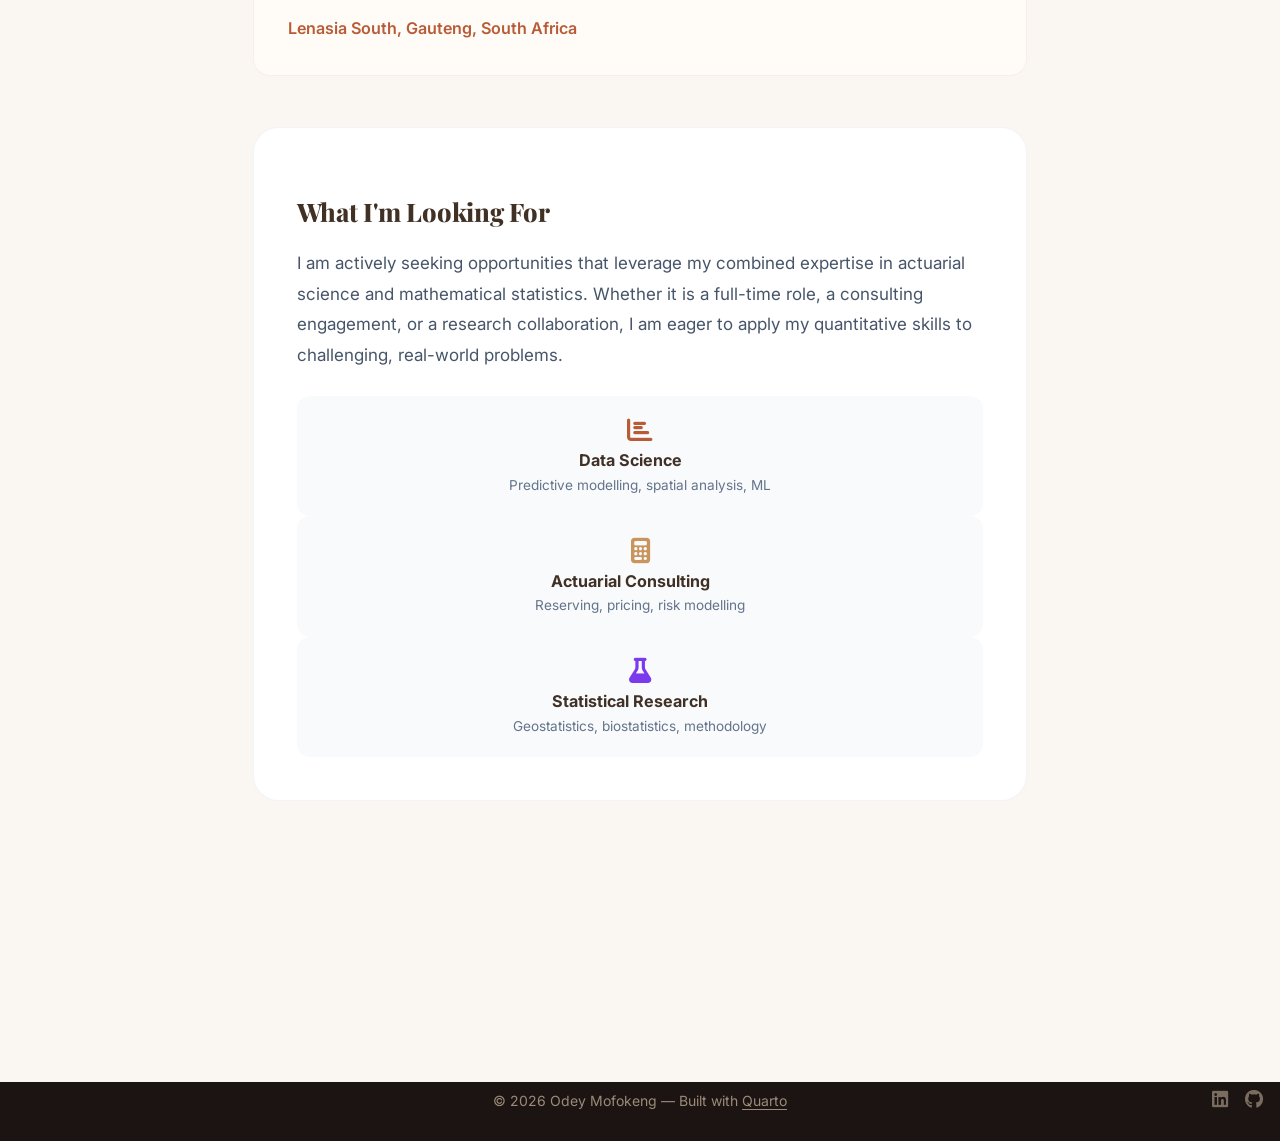
<file: docs/contact.html>
<!DOCTYPE html>
<html xmlns="http://www.w3.org/1999/xhtml" lang="en" xml:lang="en"><head>

<meta charset="utf-8">
<meta name="generator" content="quarto-1.9.36">

<meta name="viewport" content="width=device-width, initial-scale=1.0, user-scalable=yes">


<title>Contact – Odey Mofokeng</title>
<style>
/* Default styles provided by pandoc.
** See https://pandoc.org/MANUAL.html#variables-for-html for config info.
*/
code{white-space: pre-wrap;}
span.smallcaps{font-variant: small-caps;}
div.columns{display: flex; gap: min(4vw, 1.5em);}
div.column{flex: auto; overflow-x: auto;}
div.hanging-indent{margin-left: 1.5em; text-indent: -1.5em;}
ul.task-list{list-style: none;}
ul.task-list li input[type="checkbox"] {
  width: 0.8em;
  margin: 0 0.8em 0.2em -1em; /* quarto-specific, see https://github.com/quarto-dev/quarto-cli/issues/4556 */ 
  vertical-align: middle;
}
</style>


<script src="site_libs/quarto-nav/quarto-nav.js"></script>
<script src="site_libs/clipboard/clipboard.min.js"></script>
<script src="site_libs/quarto-search/autocomplete.umd.js"></script>
<script src="site_libs/quarto-search/fuse.min.js"></script>
<script src="site_libs/quarto-search/quarto-search.js"></script>
<meta name="quarto:offset" content="./">
<script src="site_libs/quarto-html/quarto.js" type="module"></script>
<script src="site_libs/quarto-html/tabsets/tabsets.js" type="module"></script>
<script src="site_libs/quarto-html/popper.min.js"></script>
<script src="site_libs/quarto-html/tippy.umd.min.js"></script>
<script src="site_libs/quarto-html/anchor.min.js"></script>
<link href="site_libs/quarto-html/tippy.css" rel="stylesheet">
<link href="site_libs/quarto-html/quarto-syntax-highlighting-a06763021a52c43c40a351ac8b799b8f.css" rel="stylesheet" class="quarto-color-scheme" id="quarto-text-highlighting-styles">
<link href="site_libs/quarto-html/quarto-syntax-highlighting-dark-dbc92dda8186f57fa2e333fbb71d6a9d.css" rel="stylesheet" class="quarto-color-scheme quarto-color-alternate" id="quarto-text-highlighting-styles">
<link href="site_libs/quarto-html/quarto-syntax-highlighting-a06763021a52c43c40a351ac8b799b8f.css" rel="stylesheet" class="quarto-color-scheme-extra" id="quarto-text-highlighting-styles">
<script src="site_libs/bootstrap/bootstrap.min.js"></script>
<link href="site_libs/bootstrap/bootstrap-icons.css" rel="stylesheet">
<link href="site_libs/bootstrap/bootstrap-274f33919be7c064ed7de8aadd35fb25.min.css" rel="stylesheet" append-hash="true" class="quarto-color-scheme" id="quarto-bootstrap" data-mode="light">
<link href="site_libs/bootstrap/bootstrap-dark-dc345c7be43b1f740bbd1844501944c1.min.css" rel="stylesheet" append-hash="true" class="quarto-color-scheme quarto-color-alternate" id="quarto-bootstrap" data-mode="dark">
<link href="site_libs/bootstrap/bootstrap-274f33919be7c064ed7de8aadd35fb25.min.css" rel="stylesheet" append-hash="true" class="quarto-color-scheme-extra" id="quarto-bootstrap" data-mode="light">
<script id="quarto-search-options" type="application/json">{
  "location": "navbar",
  "copy-button": false,
  "collapse-after": 3,
  "panel-placement": "end",
  "type": "overlay",
  "limit": 50,
  "keyboard-shortcut": [
    "f",
    "/",
    "s"
  ],
  "show-item-context": false,
  "language": {
    "search-no-results-text": "No results",
    "search-matching-documents-text": "matching documents",
    "search-copy-link-title": "Copy link to search",
    "search-hide-matches-text": "Hide additional matches",
    "search-more-match-text": "more match in this document",
    "search-more-matches-text": "more matches in this document",
    "search-clear-button-title": "Clear",
    "search-text-placeholder": "",
    "search-detached-cancel-button-title": "Cancel",
    "search-submit-button-title": "Submit",
    "search-label": "Search"
  }
}</script>
<style>html{ scroll-behavior: smooth; }</style>
<link rel="preconnect" href="https://fonts.googleapis.com">
<link rel="preconnect" href="https://fonts.gstatic.com" crossorigin="">
<link href="https://fonts.googleapis.com/css2?family=Inter:wght@300;400;500;600;700;800&amp;family=Playfair+Display:wght@600;700;800&amp;family=JetBrains+Mono:wght@400;500&amp;display=swap" rel="stylesheet">
<link rel="stylesheet" href="https://cdnjs.cloudflare.com/ajax/libs/font-awesome/6.5.1/css/all.min.css" integrity="sha512-DTOQO9RWCH3ppGqcWaEA1BIZOC6xxalwEsw9c2QQeAIftl+Vegovlnee1c9QX4TctnWMn13TZye+giMm8e2LwA==" crossorigin="anonymous" referrerpolicy="no-referrer">


<link rel="stylesheet" href="styles.css">
</head>

<body class="nav-fixed fullcontent quarto-light"><script id="quarto-html-before-body" type="application/javascript">
    const toggleBodyColorMode = (bsSheetEl) => {
      const mode = bsSheetEl.getAttribute("data-mode");
      const bodyEl = window.document.querySelector("body");
      if (mode === "dark") {
        bodyEl.classList.add("quarto-dark");
        bodyEl.classList.remove("quarto-light");
      } else {
        bodyEl.classList.add("quarto-light");
        bodyEl.classList.remove("quarto-dark");
      }
    }
    const toggleBodyColorPrimary = () => {
      const bsSheetEl = window.document.querySelector("link#quarto-bootstrap:not([rel=disabled-stylesheet])");
      if (bsSheetEl) {
        toggleBodyColorMode(bsSheetEl);
      }
    }
    const setColorSchemeToggle = (alternate) => {
      const toggles = window.document.querySelectorAll('.quarto-color-scheme-toggle');
      for (let i=0; i < toggles.length; i++) {
        const toggle = toggles[i];
        if (toggle) {
          if (alternate) {
            toggle.classList.add("alternate");
          } else {
            toggle.classList.remove("alternate");
          }
        }
      }
    };
    const toggleColorMode = (alternate) => {
      // Switch the stylesheets
      const primaryStylesheets = window.document.querySelectorAll('link.quarto-color-scheme:not(.quarto-color-alternate)');
      const alternateStylesheets = window.document.querySelectorAll('link.quarto-color-scheme.quarto-color-alternate');
      manageTransitions('#quarto-margin-sidebar .nav-link', false);
      if (alternate) {
        // note: dark is layered on light, we don't disable primary!
        enableStylesheet(alternateStylesheets);
        for (const sheetNode of alternateStylesheets) {
          if (sheetNode.id === "quarto-bootstrap") {
            toggleBodyColorMode(sheetNode);
          }
        }
      } else {
        disableStylesheet(alternateStylesheets);
        enableStylesheet(primaryStylesheets)
        toggleBodyColorPrimary();
      }
      manageTransitions('#quarto-margin-sidebar .nav-link', true);
      // Switch the toggles
      setColorSchemeToggle(alternate)
      // Hack to workaround the fact that safari doesn't
      // properly recolor the scrollbar when toggling (#1455)
      if (navigator.userAgent.indexOf('Safari') > 0 && navigator.userAgent.indexOf('Chrome') == -1) {
        manageTransitions("body", false);
        window.scrollTo(0, 1);
        setTimeout(() => {
          window.scrollTo(0, 0);
          manageTransitions("body", true);
        }, 40);
      }
    }
    const disableStylesheet = (stylesheets) => {
      for (let i=0; i < stylesheets.length; i++) {
        const stylesheet = stylesheets[i];
        stylesheet.rel = 'disabled-stylesheet';
      }
    }
    const enableStylesheet = (stylesheets) => {
      for (let i=0; i < stylesheets.length; i++) {
        const stylesheet = stylesheets[i];
        if(stylesheet.rel !== 'stylesheet') { // for Chrome, which will still FOUC without this check
          stylesheet.rel = 'stylesheet';
        }
      }
    }
    const manageTransitions = (selector, allowTransitions) => {
      const els = window.document.querySelectorAll(selector);
      for (let i=0; i < els.length; i++) {
        const el = els[i];
        if (allowTransitions) {
          el.classList.remove('notransition');
        } else {
          el.classList.add('notransition');
        }
      }
    }
    const isFileUrl = () => {
      return window.location.protocol === 'file:';
    }
    const hasAlternateSentinel = () => {
      let styleSentinel = getColorSchemeSentinel();
      if (styleSentinel !== null) {
        return styleSentinel === "alternate";
      } else {
        return false;
      }
    }
    const setStyleSentinel = (alternate) => {
      const value = alternate ? "alternate" : "default";
      if (!isFileUrl()) {
        window.localStorage.setItem("quarto-color-scheme", value);
      } else {
        localAlternateSentinel = value;
      }
    }
    const getColorSchemeSentinel = () => {
      if (!isFileUrl()) {
        const storageValue = window.localStorage.getItem("quarto-color-scheme");
        return storageValue != null ? storageValue : localAlternateSentinel;
      } else {
        return localAlternateSentinel;
      }
    }
    const toggleGiscusIfUsed = (isAlternate, darkModeDefault) => {
      const baseTheme = document.querySelector('#giscus-base-theme')?.value ?? 'light';
      const alternateTheme = document.querySelector('#giscus-alt-theme')?.value ?? 'dark';
      let newTheme = '';
      if(authorPrefersDark) {
        newTheme = isAlternate ? baseTheme : alternateTheme;
      } else {
        newTheme = isAlternate ? alternateTheme : baseTheme;
      }
      const changeGiscusTheme = () => {
        // From: https://github.com/giscus/giscus/issues/336
        const sendMessage = (message) => {
          const iframe = document.querySelector('iframe.giscus-frame');
          if (!iframe) return;
          iframe.contentWindow.postMessage({ giscus: message }, 'https://giscus.app');
        }
        sendMessage({
          setConfig: {
            theme: newTheme
          }
        });
      }
      const isGiscussLoaded = window.document.querySelector('iframe.giscus-frame') !== null;
      if (isGiscussLoaded) {
        changeGiscusTheme();
      }
    };
    const authorPrefersDark = false;
    const darkModeDefault = authorPrefersDark;
      document.querySelector('link#quarto-text-highlighting-styles.quarto-color-scheme-extra').rel = 'disabled-stylesheet';
      document.querySelector('link#quarto-bootstrap.quarto-color-scheme-extra').rel = 'disabled-stylesheet';
    let localAlternateSentinel = darkModeDefault ? 'alternate' : 'default';
    // Dark / light mode switch
    window.quartoToggleColorScheme = () => {
      // Read the current dark / light value
      let toAlternate = !hasAlternateSentinel();
      toggleColorMode(toAlternate);
      setStyleSentinel(toAlternate);
      toggleGiscusIfUsed(toAlternate, darkModeDefault);
      window.dispatchEvent(new Event('resize'));
    };
    // Switch to dark mode if need be
    if (hasAlternateSentinel()) {
      toggleColorMode(true);
    } else {
      toggleColorMode(false);
    }
  </script>

<div id="quarto-search-results"></div>
  <header id="quarto-header" class="headroom fixed-top">
    <nav class="navbar navbar-expand-lg " data-bs-theme="dark">
      <div class="navbar-container container-fluid">
      <div class="navbar-brand-container mx-auto">
    <a class="navbar-brand" href="./index.html">
    <span class="navbar-title">OM</span>
    </a>
  </div>
            <div id="quarto-search" class="" title="Search"></div>
          <button class="navbar-toggler" type="button" data-bs-toggle="collapse" data-bs-target="#navbarCollapse" aria-controls="navbarCollapse" role="menu" aria-expanded="false" aria-label="Toggle navigation" onclick="if (window.quartoToggleHeadroom) { window.quartoToggleHeadroom(); }">
  <span class="navbar-toggler-icon"></span>
</button>
          <div class="collapse navbar-collapse" id="navbarCollapse">
            <ul class="navbar-nav navbar-nav-scroll ms-auto">
  <li class="nav-item">
    <a class="nav-link" href="./index.html"> 
<span class="menu-text">Home</span></a>
  </li>  
  <li class="nav-item">
    <a class="nav-link" href="./about.html"> 
<span class="menu-text">About</span></a>
  </li>  
  <li class="nav-item">
    <a class="nav-link" href="./projects.html"> 
<span class="menu-text">Projects</span></a>
  </li>  
  <li class="nav-item">
    <a class="nav-link active" href="./contact.html" aria-current="page"> 
<span class="menu-text">Contact</span></a>
  </li>  
  <li class="nav-item compact">
    <a class="nav-link" href="https://www.linkedin.com/in/odey-mofokeng-94b043238/"> <i class="bi bi-linkedin" role="img" aria-label="LinkedIn">
</i> 
<span class="menu-text"></span></a>
  </li>  
  <li class="nav-item compact">
    <a class="nav-link" href="https://github.com/odeymofokeng-wits"> <i class="bi bi-github" role="img" aria-label="GitHub">
</i> 
<span class="menu-text"></span></a>
  </li>  
</ul>
          </div> <!-- /navcollapse -->
            <div class="quarto-navbar-tools">
  <a href="" class="quarto-color-scheme-toggle quarto-navigation-tool  px-1" onclick="window.quartoToggleColorScheme(); return false;" title="Toggle dark mode"><i class="bi"></i></a>
</div>
      </div> <!-- /container-fluid -->
    </nav>
</header>
<!-- content -->
<div id="quarto-content" class="quarto-container page-columns page-rows-contents page-layout-article page-navbar">
<!-- sidebar -->
<!-- margin-sidebar -->
    
<!-- main -->
<main class="content" id="quarto-document-content">


<header id="title-block-header" class="quarto-title-block default">
<div class="quarto-title">
<h1 class="title">Contact</h1>
</div>



<div class="quarto-title-meta">

    
  
    
  </div>
  


</header>



<!-- ====== CONTACT HERO ====== -->
<section class="page-section reveal"> 
<section class="page-section">
<div class="container">
<div class="row justify-content-center">
<div class="col-lg-8">

<div class="contact-section" style="margin-bottom: 3rem;">
<h1 style="font-family: var(--om-font-heading); font-size: 2.5rem; font-weight: 800; margin-bottom: .5rem; position: relative; z-index: 1;">
Let's Work Together
</h1>
<p style="font-size: 1.15rem; color: rgba(255,255,255,.85); max-width: 550px; margin: 0 auto 2rem; line-height: 1.7; position: relative; z-index: 1;">
Available for data science, actuarial consulting, statistical research, and collaborative opportunities.
</p>

<div class="d-flex flex-column flex-sm-row justify-content-center gap-3 mb-4" style="position: relative; z-index: 1;">
<a href="mailto:mofokengodey@gmail.com" class="contact-btn contact-btn-white">
<i class="fas fa-envelope"></i> mofokengodey@gmail.com
</a>
<a href="tel:+27639633131" class="contact-btn contact-btn-outline">
<i class="fas fa-phone"></i> +27 63 963 3131
</a>
</div>

<div class="d-flex justify-content-center gap-4" style="position: relative; z-index: 1;">
<a href="https://www.linkedin.com/in/odey-mofokeng-94b043238/" target="_blank" style="font-size: 1.5rem; color: white;"><i class="fab fa-linkedin"></i></a>
<a href="https://github.com/odeymofokeng-wits" target="_blank" style="font-size: 1.5rem; color: white;"><i class="fab fa-github"></i></a>
</div>
</div>

<!-- Contact Details Cards -->
<div class="row g-4">

<div class="col-md-6">
<div class="stat-card" style="text-align: left; padding: 2rem;">
<div class="d-flex align-items-center gap-3 mb-3">
<div style="width: 48px; height: 48px; border-radius: 12px; background: rgba(30,58,138,.1); display: flex; align-items: center; justify-content: center;">
<i class="fas fa-envelope" style="font-size: 1.2rem; color: var(--om-primary);"></i>
</div>
<div>
<h4 style="font-family: var(--om-font-body); font-weight: 700; font-size: 1rem; margin: 0;" class="anchored">Email</h4>
<p style="font-size: .9rem; color: #64748b; margin: 0;">Preferred contact method</p>
</div>
</div>
<a href="mailto:mofokengodey@gmail.com" style="font-weight: 600; color: var(--om-primary); text-decoration: none; font-size: .95rem;">mofokengodey@gmail.com</a>
</div>
</div>

<div class="col-md-6">
<div class="stat-card" style="text-align: left; padding: 2rem;">
<div class="d-flex align-items-center gap-3 mb-3">
<div style="width: 48px; height: 48px; border-radius: 12px; background: rgba(5,150,105,.1); display: flex; align-items: center; justify-content: center;">
<i class="fas fa-phone" style="font-size: 1.2rem; color: #059669;"></i>
</div>
<div>
<h4 style="font-family: var(--om-font-body); font-weight: 700; font-size: 1rem; margin: 0;" class="anchored">Phone</h4>
<p style="font-size: .9rem; color: #64748b; margin: 0;">Available during business hours</p>
</div>
</div>
<a href="tel:+27639633131" style="font-weight: 600; color: var(--om-primary); text-decoration: none; font-size: .95rem;">+27 63 963 3131</a>
</div>
</div>

<div class="col-md-6">
<div class="stat-card" style="text-align: left; padding: 2rem;">
<div class="d-flex align-items-center gap-3 mb-3">
<div style="width: 48px; height: 48px; border-radius: 12px; background: rgba(59,130,246,.1); display: flex; align-items: center; justify-content: center;">
<i class="fab fa-linkedin" style="font-size: 1.2rem; color: #3b82f6;"></i>
</div>
<div>
<h4 style="font-family: var(--om-font-body); font-weight: 700; font-size: 1rem; margin: 0;" class="anchored">LinkedIn</h4>
<p style="font-size: .9rem; color: #64748b; margin: 0;">Professional network &amp; updates</p>
</div>
</div>
<a href="https://www.linkedin.com/in/odey-mofokeng-94b043238/" target="_blank" style="font-weight: 600; color: var(--om-primary); text-decoration: none; font-size: .95rem;">Odey Mofokeng</a>
</div>
</div>

<div class="col-md-6">
<div class="stat-card" style="text-align: left; padding: 2rem;">
<div class="d-flex align-items-center gap-3 mb-3">
<div style="width: 48px; height: 48px; border-radius: 12px; background: rgba(124,58,237,.1); display: flex; align-items: center; justify-content: center;">
<i class="fab fa-github" style="font-size: 1.2rem; color: #7c3aed;"></i>
</div>
<div>
<h4 style="font-family: var(--om-font-body); font-weight: 700; font-size: 1rem; margin: 0;" class="anchored">GitHub</h4>
<p style="font-size: .9rem; color: #64748b; margin: 0;">Code repositories &amp; portfolio</p>
</div>
</div>
<a href="https://github.com/odeymofokeng-wits" target="_blank" style="font-weight: 600; color: var(--om-primary); text-decoration: none; font-size: .95rem;">odeymofokeng-wits</a>
</div>
</div>

<div class="col-12">
<div class="stat-card" style="text-align: left; padding: 2rem;">
<div class="d-flex align-items-center gap-3 mb-3">
<div style="width: 48px; height: 48px; border-radius: 12px; background: rgba(245,158,11,.1); display: flex; align-items: center; justify-content: center;">
<i class="fas fa-map-marker-alt" style="font-size: 1.2rem; color: #f59e0b;"></i>
</div>
<div>
<h4 style="font-family: var(--om-font-body); font-weight: 700; font-size: 1rem; margin: 0;" class="anchored">Location</h4>
<p style="font-size: .9rem; color: #64748b; margin: 0;">Based in Gauteng, South Africa</p>
</div>
</div>
<span style="font-weight: 600; color: var(--om-primary); font-size: .95rem;">Lenasia South, Gauteng, South Africa</span>
</div>
</div>

</div>

<!-- What I'm Looking For -->
<div class="mt-5" style="background: white; border: 1px solid rgba(148,163,184,.12); border-radius: var(--om-radius-lg); padding: 2.5rem;">
<h3 style="font-family: var(--om-font-heading); font-size: 1.5rem; font-weight: 800; margin-bottom: 1.25rem;" class="anchored">
What I'm Looking For
</h3>
<p style="color: #475569; line-height: 1.8; margin-bottom: 1.5rem;">
I am actively seeking opportunities that leverage my combined expertise in actuarial science and 
mathematical statistics. Whether it is a full-time role, a consulting engagement, or a research 
collaboration, I am eager to apply my quantitative skills to challenging, real-world problems.
</p>

<div class="row g-3">
<div class="col-md-4">
<div style="background: #f8fafc; border-radius: .75rem; padding: 1.25rem; text-align: center;">
<i class="fas fa-chart-bar" style="font-size: 1.5rem; color: var(--om-primary); margin-bottom: .5rem;"></i>
<h5 style="font-family: var(--om-font-body); font-size: .95rem; font-weight: 700; margin: 0 0 .25rem;" class="anchored">Data Science</h5>
<p style="font-size: .8rem; color: #64748b; margin: 0;">Predictive modelling, spatial analysis, ML</p>
</div>
</div>
<div class="col-md-4">
<div style="background: #f8fafc; border-radius: .75rem; padding: 1.25rem; text-align: center;">
<i class="fas fa-calculator" style="font-size: 1.5rem; color: var(--om-secondary); margin-bottom: .5rem;"></i>
<h5 style="font-family: var(--om-font-body); font-size: .95rem; font-weight: 700; margin: 0 0 .25rem;" class="anchored">Actuarial Consulting</h5>
<p style="font-size: .8rem; color: #64748b; margin: 0;">Reserving, pricing, risk modelling</p>
</div>
</div>
<div class="col-md-4">
<div style="background: #f8fafc; border-radius: .75rem; padding: 1.25rem; text-align: center;">
<i class="fas fa-flask" style="font-size: 1.5rem; color: #7c3aed; margin-bottom: .5rem;"></i>
<h5 style="font-family: var(--om-font-body); font-size: .95rem; font-weight: 700; margin: 0 0 .25rem;" class="anchored">Statistical Research</h5>
<p style="font-size: .8rem; color: #64748b; margin: 0;">Geostatistics, biostatistics, methodology</p>
</div>
</div>
</div>
</div>

</div>
</div>
</div>
</section>



</section></main> <!-- /main -->
<script id="quarto-html-after-body" type="application/javascript">
  window.document.addEventListener("DOMContentLoaded", function (event) {
    // Ensure there is a toggle, if there isn't float one in the top right
    if (window.document.querySelector('.quarto-color-scheme-toggle') === null) {
      const a = window.document.createElement('a');
      a.classList.add('top-right');
      a.classList.add('quarto-color-scheme-toggle');
      a.href = "";
      a.onclick = function() { try { window.quartoToggleColorScheme(); } catch {} return false; };
      const i = window.document.createElement("i");
      i.classList.add('bi');
      a.appendChild(i);
      window.document.body.appendChild(a);
    }
    setColorSchemeToggle(hasAlternateSentinel())
    const icon = "";
    const anchorJS = new window.AnchorJS();
    anchorJS.options = {
      placement: 'right',
      icon: icon
    };
    anchorJS.add('.anchored');
    const isCodeAnnotation = (el) => {
      for (const clz of el.classList) {
        if (clz.startsWith('code-annotation-')) {                     
          return true;
        }
      }
      return false;
    }
    const onCopySuccess = function(e) {
      // button target
      const button = e.trigger;
      // don't keep focus
      button.blur();
      // flash "checked"
      button.classList.add('code-copy-button-checked');
      var currentTitle = button.getAttribute("title");
      button.setAttribute("title", "Copied!");
      let tooltip;
      if (window.bootstrap) {
        button.setAttribute("data-bs-toggle", "tooltip");
        button.setAttribute("data-bs-placement", "left");
        button.setAttribute("data-bs-title", "Copied!");
        tooltip = new bootstrap.Tooltip(button, 
          { trigger: "manual", 
            customClass: "code-copy-button-tooltip",
            offset: [0, -8]});
        tooltip.show();    
      }
      setTimeout(function() {
        if (tooltip) {
          tooltip.hide();
          button.removeAttribute("data-bs-title");
          button.removeAttribute("data-bs-toggle");
          button.removeAttribute("data-bs-placement");
        }
        button.setAttribute("title", currentTitle);
        button.classList.remove('code-copy-button-checked');
      }, 1000);
      // clear code selection
      e.clearSelection();
    }
    const getTextToCopy = function(trigger) {
      const outerScaffold = trigger.parentElement.cloneNode(true);
      const codeEl = outerScaffold.querySelector('code');
      for (const childEl of codeEl.children) {
        if (isCodeAnnotation(childEl)) {
          childEl.remove();
        }
      }
      return codeEl.innerText;
    }
    const clipboard = new window.ClipboardJS('.code-copy-button:not([data-in-quarto-modal])', {
      text: getTextToCopy
    });
    clipboard.on('success', onCopySuccess);
    if (window.document.getElementById('quarto-embedded-source-code-modal')) {
      const clipboardModal = new window.ClipboardJS('.code-copy-button[data-in-quarto-modal]', {
        text: getTextToCopy,
        container: window.document.getElementById('quarto-embedded-source-code-modal')
      });
      clipboardModal.on('success', onCopySuccess);
    }
      var localhostRegex = new RegExp(/^(?:http|https):\/\/localhost\:?[0-9]*\//);
      var mailtoRegex = new RegExp(/^mailto:/);
        var filterRegex = new RegExp("https:\/\/odeymofokeng-wits\.github\.io\/my_portfolio\/");
      var isInternal = (href) => {
          return filterRegex.test(href) || localhostRegex.test(href) || mailtoRegex.test(href);
      }
      // Inspect non-navigation links and adorn them if external
     var links = window.document.querySelectorAll('a[href]:not(.nav-link):not(.navbar-brand):not(.toc-action):not(.sidebar-link):not(.sidebar-item-toggle):not(.pagination-link):not(.no-external):not([aria-hidden]):not(.dropdown-item):not(.quarto-navigation-tool):not(.about-link)');
      for (var i=0; i<links.length; i++) {
        const link = links[i];
        if (!isInternal(link.href)) {
          // undo the damage that might have been done by quarto-nav.js in the case of
          // links that we want to consider external
          if (link.dataset.originalHref !== undefined) {
            link.href = link.dataset.originalHref;
          }
        }
      }
    function tippyHover(el, contentFn, onTriggerFn, onUntriggerFn) {
      const config = {
        allowHTML: true,
        maxWidth: 500,
        delay: 100,
        arrow: false,
        appendTo: function(el) {
            return el.parentElement;
        },
        interactive: true,
        interactiveBorder: 10,
        theme: 'quarto',
        placement: 'bottom-start',
      };
      if (contentFn) {
        config.content = contentFn;
      }
      if (onTriggerFn) {
        config.onTrigger = onTriggerFn;
      }
      if (onUntriggerFn) {
        config.onUntrigger = onUntriggerFn;
      }
      window.tippy(el, config); 
    }
    const noterefs = window.document.querySelectorAll('a[role="doc-noteref"]');
    for (var i=0; i<noterefs.length; i++) {
      const ref = noterefs[i];
      tippyHover(ref, function() {
        // use id or data attribute instead here
        let href = ref.getAttribute('data-footnote-href') || ref.getAttribute('href');
        try { href = new URL(href).hash; } catch {}
        const id = href.replace(/^#\/?/, "");
        const note = window.document.getElementById(id);
        if (note) {
          return note.innerHTML;
        } else {
          return "";
        }
      });
    }
    const xrefs = window.document.querySelectorAll('a.quarto-xref');
    const processXRef = (id, note) => {
      // Strip column container classes
      const stripColumnClz = (el) => {
        el.classList.remove("page-full", "page-columns");
        if (el.children) {
          for (const child of el.children) {
            stripColumnClz(child);
          }
        }
      }
      stripColumnClz(note)
      if (id === null || id.startsWith('sec-')) {
        // Special case sections, only their first couple elements
        const container = document.createElement("div");
        if (note.children && note.children.length > 2) {
          container.appendChild(note.children[0].cloneNode(true));
          for (let i = 1; i < note.children.length; i++) {
            const child = note.children[i];
            if (child.tagName === "P" && child.innerText === "") {
              continue;
            } else {
              container.appendChild(child.cloneNode(true));
              break;
            }
          }
          if (window.Quarto?.typesetMath) {
            window.Quarto.typesetMath(container);
          }
          return container.innerHTML
        } else {
          if (window.Quarto?.typesetMath) {
            window.Quarto.typesetMath(note);
          }
          return note.innerHTML;
        }
      } else {
        // Remove any anchor links if they are present
        const anchorLink = note.querySelector('a.anchorjs-link');
        if (anchorLink) {
          anchorLink.remove();
        }
        if (window.Quarto?.typesetMath) {
          window.Quarto.typesetMath(note);
        }
        if (note.classList.contains("callout")) {
          return note.outerHTML;
        } else {
          return note.innerHTML;
        }
      }
    }
    for (var i=0; i<xrefs.length; i++) {
      const xref = xrefs[i];
      tippyHover(xref, undefined, function(instance) {
        instance.disable();
        let url = xref.getAttribute('href');
        let hash = undefined; 
        if (url.startsWith('#')) {
          hash = url;
        } else {
          try { hash = new URL(url).hash; } catch {}
        }
        if (hash) {
          const id = hash.replace(/^#\/?/, "");
          const note = window.document.getElementById(id);
          if (note !== null) {
            try {
              const html = processXRef(id, note.cloneNode(true));
              instance.setContent(html);
            } finally {
              instance.enable();
              instance.show();
            }
          } else {
            // See if we can fetch this
            fetch(url.split('#')[0])
            .then(res => res.text())
            .then(html => {
              const parser = new DOMParser();
              const htmlDoc = parser.parseFromString(html, "text/html");
              const note = htmlDoc.getElementById(id);
              if (note !== null) {
                const html = processXRef(id, note);
                instance.setContent(html);
              } 
            }).finally(() => {
              instance.enable();
              instance.show();
            });
          }
        } else {
          // See if we can fetch a full url (with no hash to target)
          // This is a special case and we should probably do some content thinning / targeting
          fetch(url)
          .then(res => res.text())
          .then(html => {
            const parser = new DOMParser();
            const htmlDoc = parser.parseFromString(html, "text/html");
            const note = htmlDoc.querySelector('main.content');
            if (note !== null) {
              // This should only happen for chapter cross references
              // (since there is no id in the URL)
              // remove the first header
              if (note.children.length > 0 && note.children[0].tagName === "HEADER") {
                note.children[0].remove();
              }
              const html = processXRef(null, note);
              instance.setContent(html);
            } 
          }).finally(() => {
            instance.enable();
            instance.show();
          });
        }
      }, function(instance) {
      });
    }
        let selectedAnnoteEl;
        const selectorForAnnotation = ( cell, annotation) => {
          let cellAttr = 'data-code-cell="' + cell + '"';
          let lineAttr = 'data-code-annotation="' +  annotation + '"';
          const selector = 'span[' + cellAttr + '][' + lineAttr + ']';
          return selector;
        }
        const selectCodeLines = (annoteEl) => {
          const doc = window.document;
          const targetCell = annoteEl.getAttribute("data-target-cell");
          const targetAnnotation = annoteEl.getAttribute("data-target-annotation");
          const annoteSpan = window.document.querySelector(selectorForAnnotation(targetCell, targetAnnotation));
          const lines = annoteSpan.getAttribute("data-code-lines").split(",");
          const lineIds = lines.map((line) => {
            return targetCell + "-" + line;
          })
          let top = null;
          let height = null;
          let parent = null;
          if (lineIds.length > 0) {
              //compute the position of the single el (top and bottom and make a div)
              const el = window.document.getElementById(lineIds[0]);
              top = el.offsetTop;
              height = el.offsetHeight;
              parent = el.parentElement.parentElement;
            if (lineIds.length > 1) {
              const lastEl = window.document.getElementById(lineIds[lineIds.length - 1]);
              const bottom = lastEl.offsetTop + lastEl.offsetHeight;
              height = bottom - top;
            }
            if (top !== null && height !== null && parent !== null) {
              // cook up a div (if necessary) and position it 
              let div = window.document.getElementById("code-annotation-line-highlight");
              if (div === null) {
                div = window.document.createElement("div");
                div.setAttribute("id", "code-annotation-line-highlight");
                div.style.position = 'absolute';
                parent.appendChild(div);
              }
              div.style.top = top - 2 + "px";
              div.style.height = height + 4 + "px";
              div.style.left = 0;
              let gutterDiv = window.document.getElementById("code-annotation-line-highlight-gutter");
              if (gutterDiv === null) {
                gutterDiv = window.document.createElement("div");
                gutterDiv.setAttribute("id", "code-annotation-line-highlight-gutter");
                gutterDiv.style.position = 'absolute';
                const codeCell = window.document.getElementById(targetCell);
                const gutter = codeCell.querySelector('.code-annotation-gutter');
                gutter.appendChild(gutterDiv);
              }
              gutterDiv.style.top = top - 2 + "px";
              gutterDiv.style.height = height + 4 + "px";
            }
            selectedAnnoteEl = annoteEl;
          }
        };
        const unselectCodeLines = () => {
          const elementsIds = ["code-annotation-line-highlight", "code-annotation-line-highlight-gutter"];
          elementsIds.forEach((elId) => {
            const div = window.document.getElementById(elId);
            if (div) {
              div.remove();
            }
          });
          selectedAnnoteEl = undefined;
        };
          // Handle positioning of the toggle
      window.addEventListener(
        "resize",
        throttle(() => {
          elRect = undefined;
          if (selectedAnnoteEl) {
            selectCodeLines(selectedAnnoteEl);
          }
        }, 10)
      );
      function throttle(fn, ms) {
      let throttle = false;
      let timer;
        return (...args) => {
          if(!throttle) { // first call gets through
              fn.apply(this, args);
              throttle = true;
          } else { // all the others get throttled
              if(timer) clearTimeout(timer); // cancel #2
              timer = setTimeout(() => {
                fn.apply(this, args);
                timer = throttle = false;
              }, ms);
          }
        };
      }
        // Attach click handler to the DT
        const annoteDls = window.document.querySelectorAll('dt[data-target-cell]');
        for (const annoteDlNode of annoteDls) {
          annoteDlNode.addEventListener('click', (event) => {
            const clickedEl = event.target;
            if (clickedEl !== selectedAnnoteEl) {
              unselectCodeLines();
              const activeEl = window.document.querySelector('dt[data-target-cell].code-annotation-active');
              if (activeEl) {
                activeEl.classList.remove('code-annotation-active');
              }
              selectCodeLines(clickedEl);
              clickedEl.classList.add('code-annotation-active');
            } else {
              // Unselect the line
              unselectCodeLines();
              clickedEl.classList.remove('code-annotation-active');
            }
          });
        }
    const findCites = (el) => {
      const parentEl = el.parentElement;
      if (parentEl) {
        const cites = parentEl.dataset.cites;
        if (cites) {
          return {
            el,
            cites: cites.split(' ')
          };
        } else {
          return findCites(el.parentElement)
        }
      } else {
        return undefined;
      }
    };
    var bibliorefs = window.document.querySelectorAll('a[role="doc-biblioref"]');
    for (var i=0; i<bibliorefs.length; i++) {
      const ref = bibliorefs[i];
      const citeInfo = findCites(ref);
      if (citeInfo) {
        tippyHover(citeInfo.el, function() {
          var popup = window.document.createElement('div');
          citeInfo.cites.forEach(function(cite) {
            var citeDiv = window.document.createElement('div');
            citeDiv.classList.add('hanging-indent');
            citeDiv.classList.add('csl-entry');
            var biblioDiv = window.document.getElementById('ref-' + cite);
            if (biblioDiv) {
              citeDiv.innerHTML = biblioDiv.innerHTML;
            }
            popup.appendChild(citeDiv);
          });
          return popup.innerHTML;
        });
      }
    }
  });
  </script>
</div> <!-- /content -->
<footer class="footer">
  <div class="nav-footer">
    <div class="nav-footer-left">
      &nbsp;
    </div>   
    <div class="nav-footer-center">
<p>© 2026 Odey Mofokeng — Built with <a href="https://quarto.org">Quarto</a></p>
</div>
    <div class="nav-footer-right">
<p><a href="https://www.linkedin.com/in/odey-mofokeng-94b043238/" target="_blank" style="text-decoration:none;margin-right:0.75rem;"><i class="fab fa-linkedin" style="font-size:1.1rem;color:#7A6C5E;"></i></a> <a href="https://github.com/odeymofokeng-wits" target="_blank" style="text-decoration:none;"><i class="fab fa-github" style="font-size:1.1rem;color:#7A6C5E;"></i></a></p>
</div>
  </div>
</footer>
<script>
document.addEventListener('DOMContentLoaded', () => {
  document.body.classList.add('js-ready');
  
  document.querySelectorAll('.project-card, .animate-in, .reveal').forEach(el => {
    el.classList.add('animate');
  });
  
  const observer = new IntersectionObserver((entries) => {
    entries.forEach(entry => {
      if (entry.isIntersecting) {
        entry.target.classList.add('visible');
      }
    });
  }, { threshold: 0.08, rootMargin: '0px 0px -40px 0px' });
  
  document.querySelectorAll('.reveal, .animate-in').forEach(el => observer.observe(el));
  
  document.querySelectorAll('.gallery-item img, .lightbox-trigger').forEach(img => {
    img.style.cursor = 'pointer';
    img.addEventListener('click', function() {
      const lightbox = document.createElement('div');
      lightbox.className = 'lightbox-overlay';
      lightbox.innerHTML = '<div class="lightbox-content"><img src="' + this.src + '" alt="' + (this.alt || '') + '"><button class="lightbox-close" aria-label="Close">&times;</button></div>';
      document.body.appendChild(lightbox);
      document.body.style.overflow = 'hidden';
      requestAnimationFrame(() => lightbox.classList.add('active'));
      const close = () => {
        lightbox.classList.remove('active');
        setTimeout(() => { lightbox.remove(); document.body.style.overflow = ''; }, 300);
      };
      lightbox.querySelector('.lightbox-close').addEventListener('click', close);
      lightbox.addEventListener('click', (e) => { if (e.target === lightbox) close(); });
      document.addEventListener('keydown', function esc(e) { if (e.key === 'Escape') { close(); document.removeEventListener('keydown', esc); } });
    });
  });
});
</script>




<script src="site_libs/quarto-html/zenscroll-min.js"></script>
</body></html>
</file>
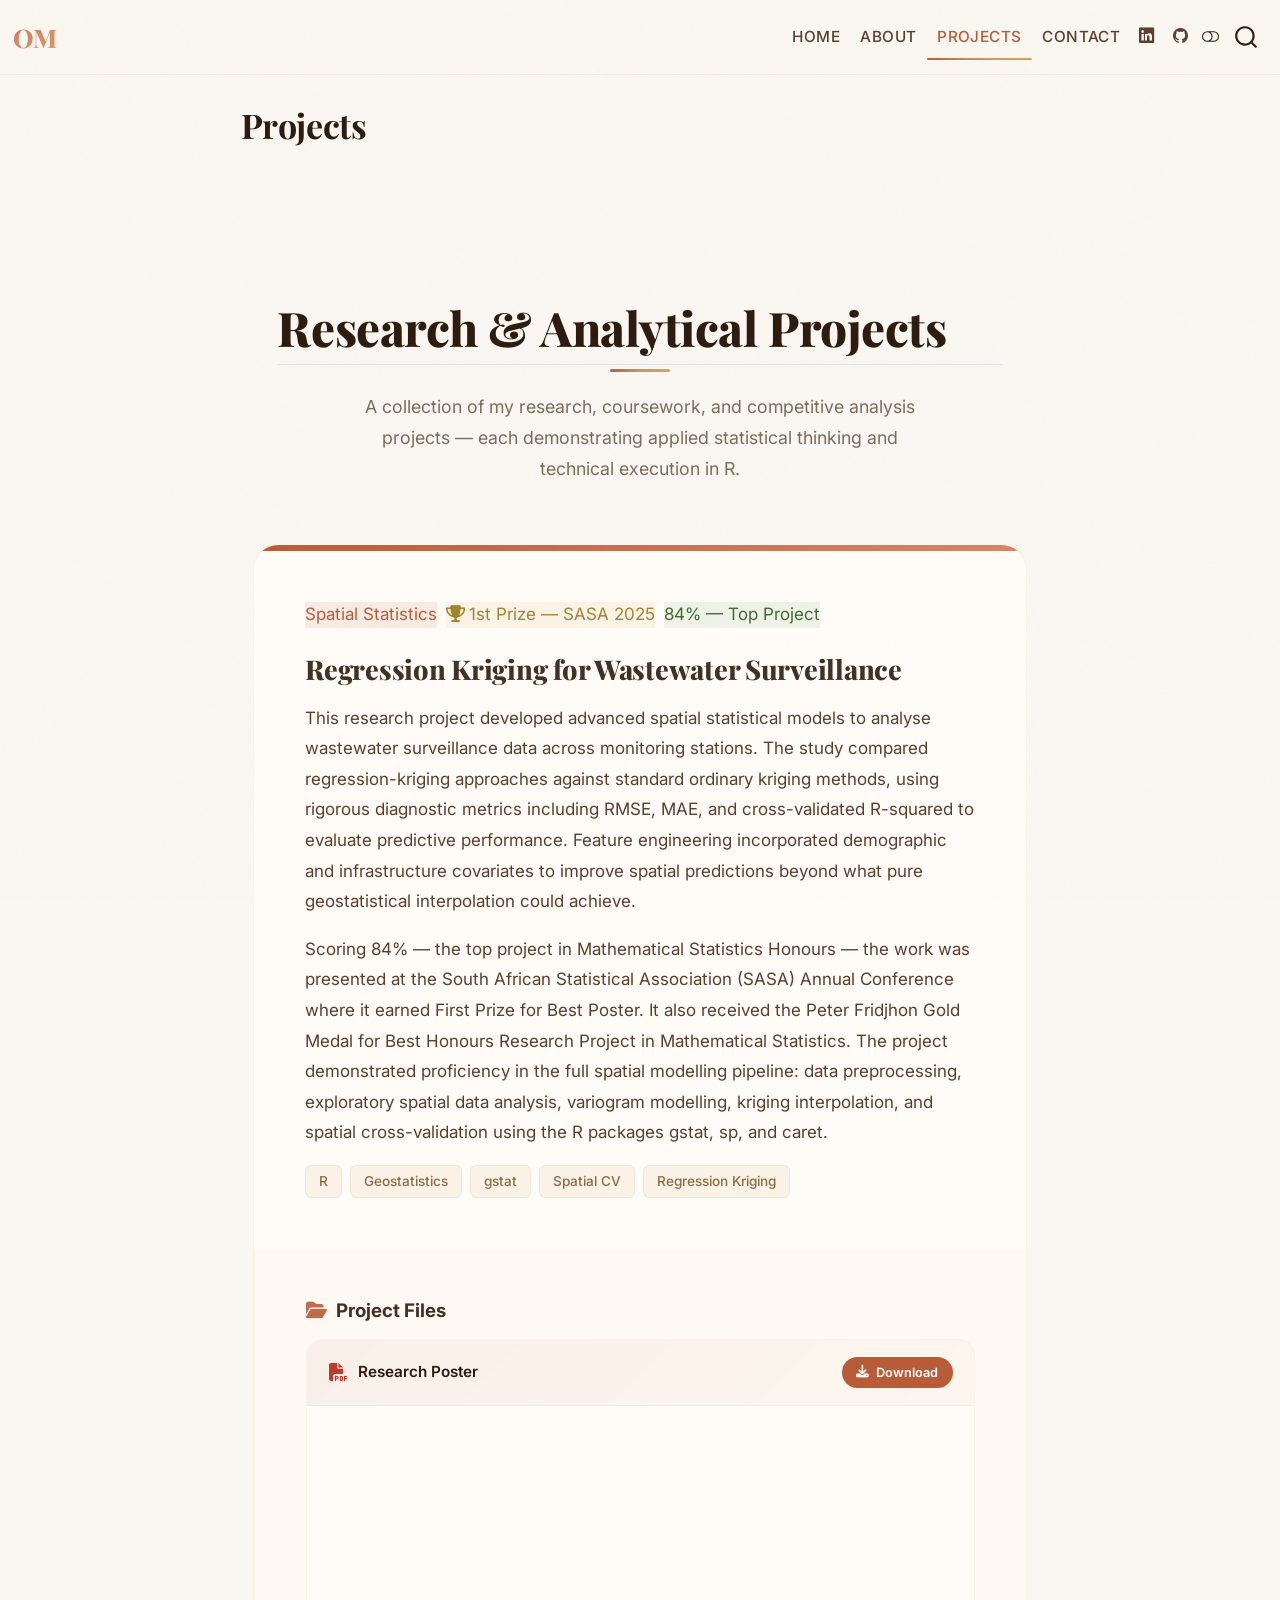
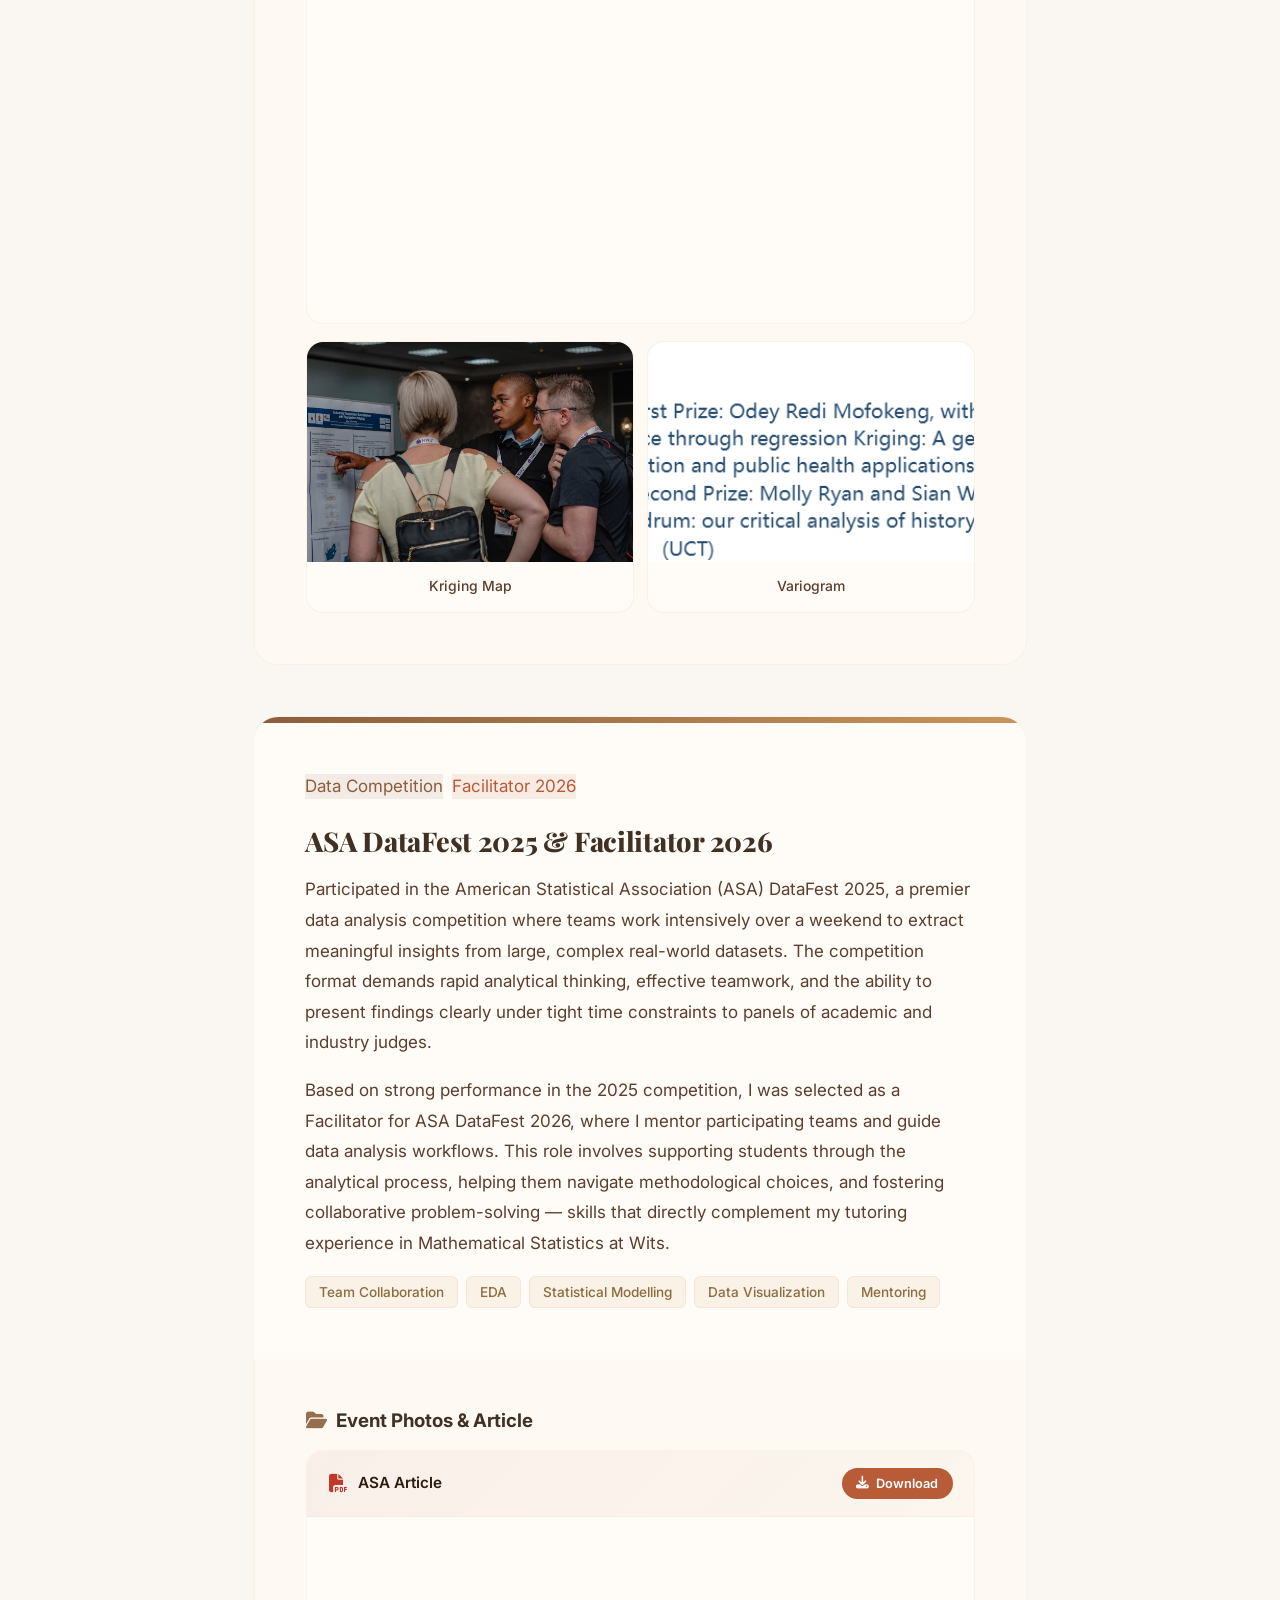
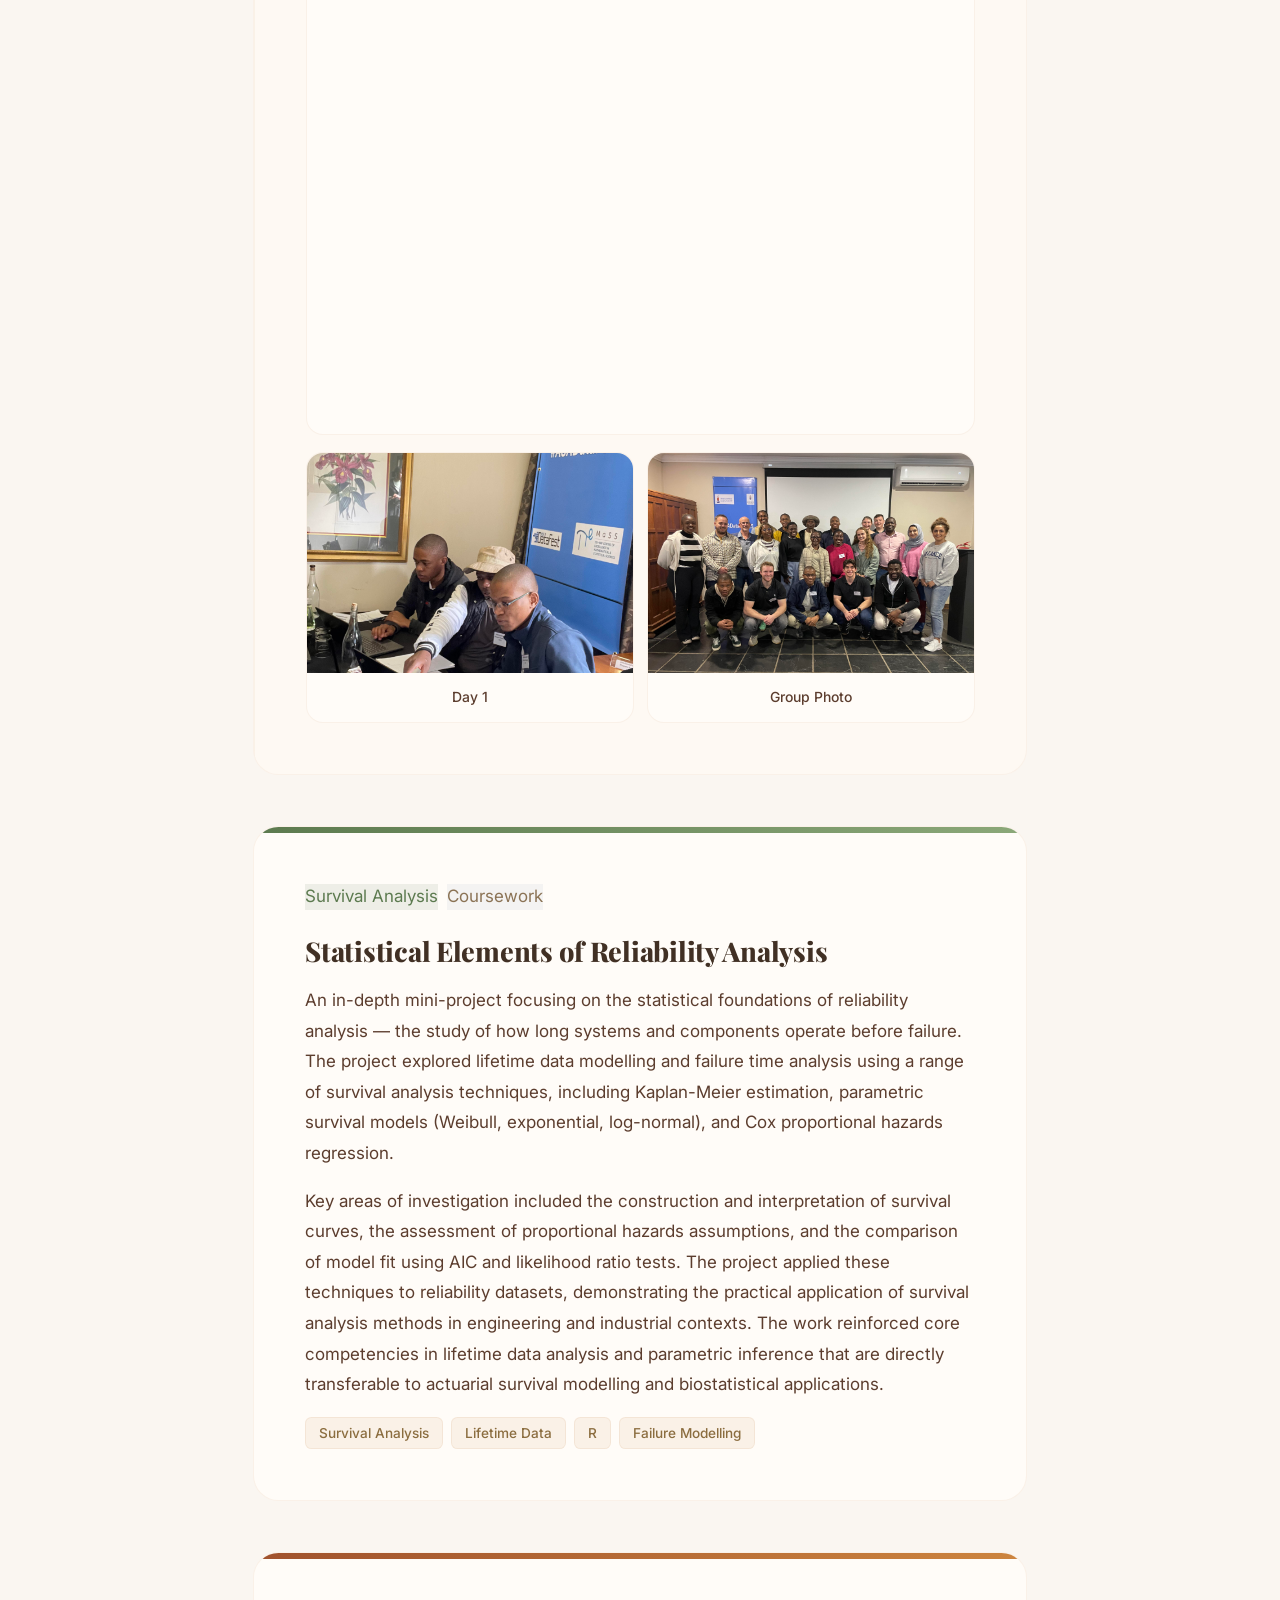
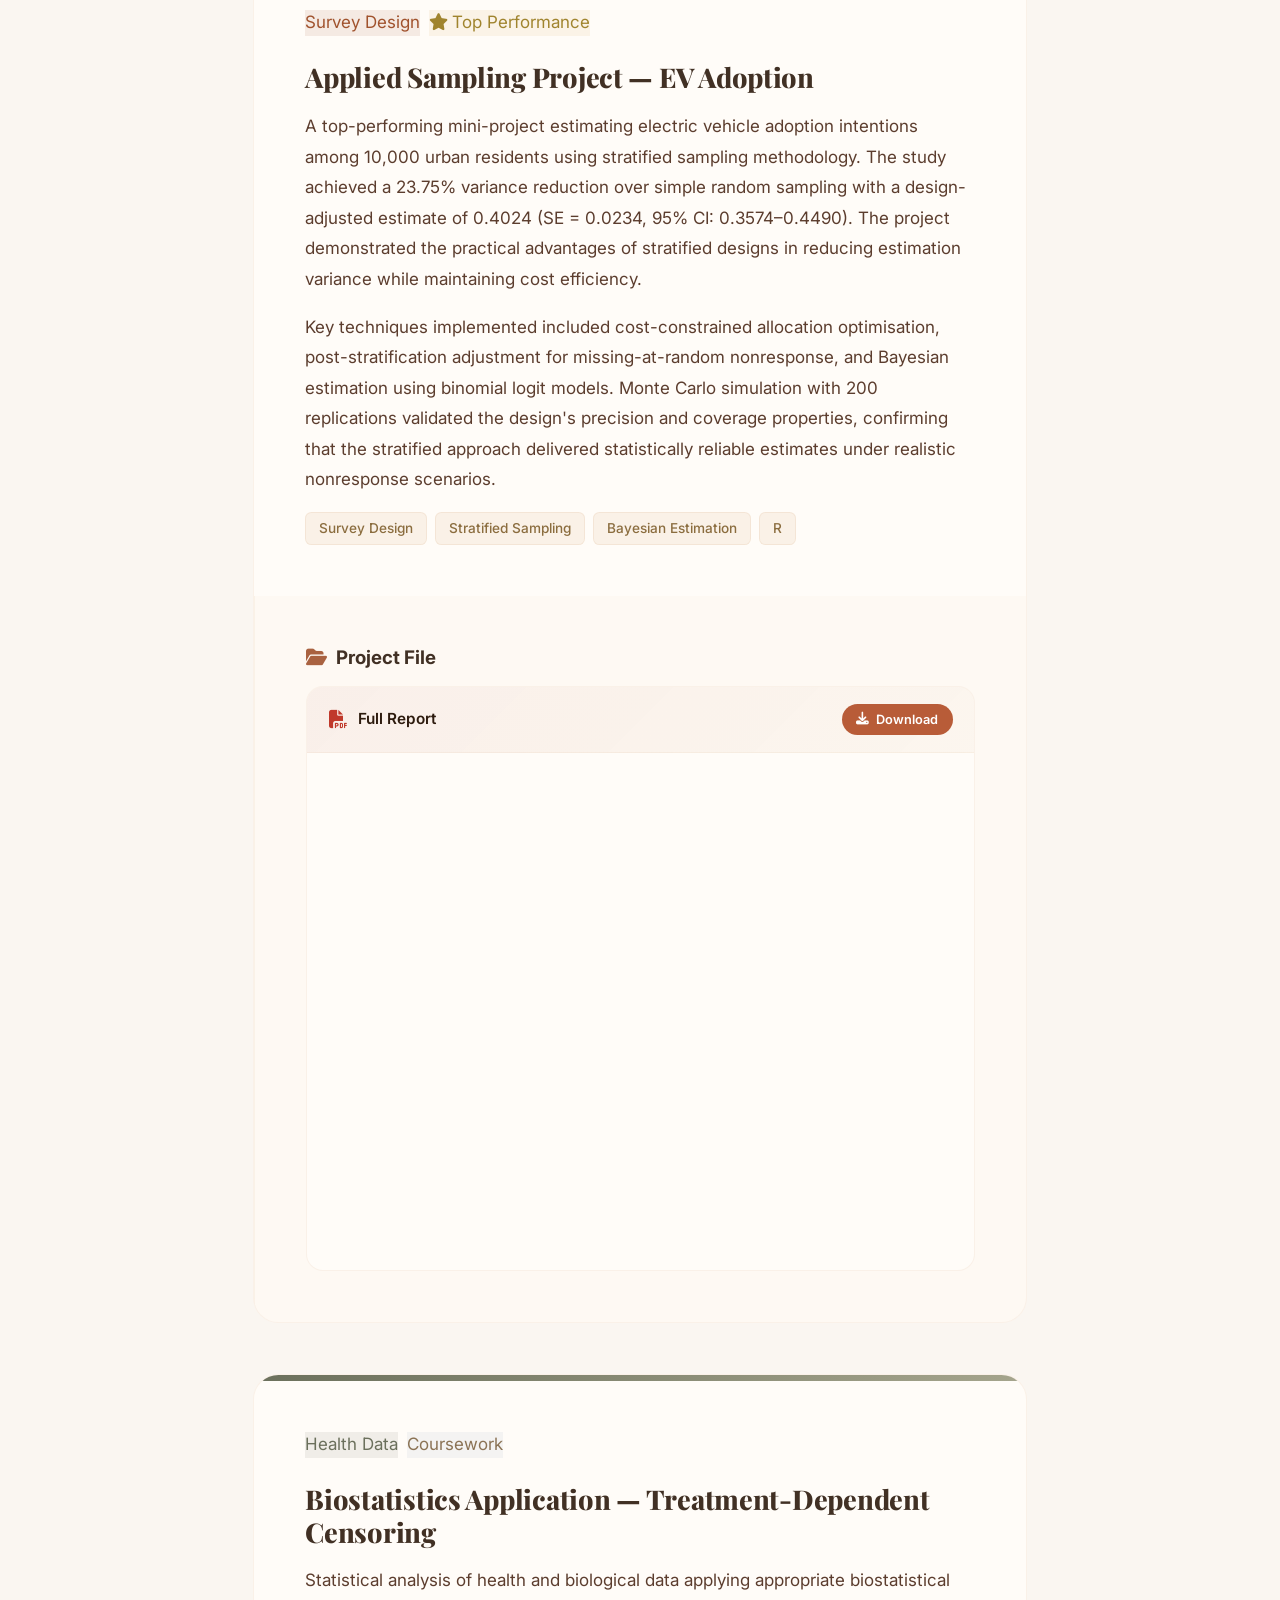
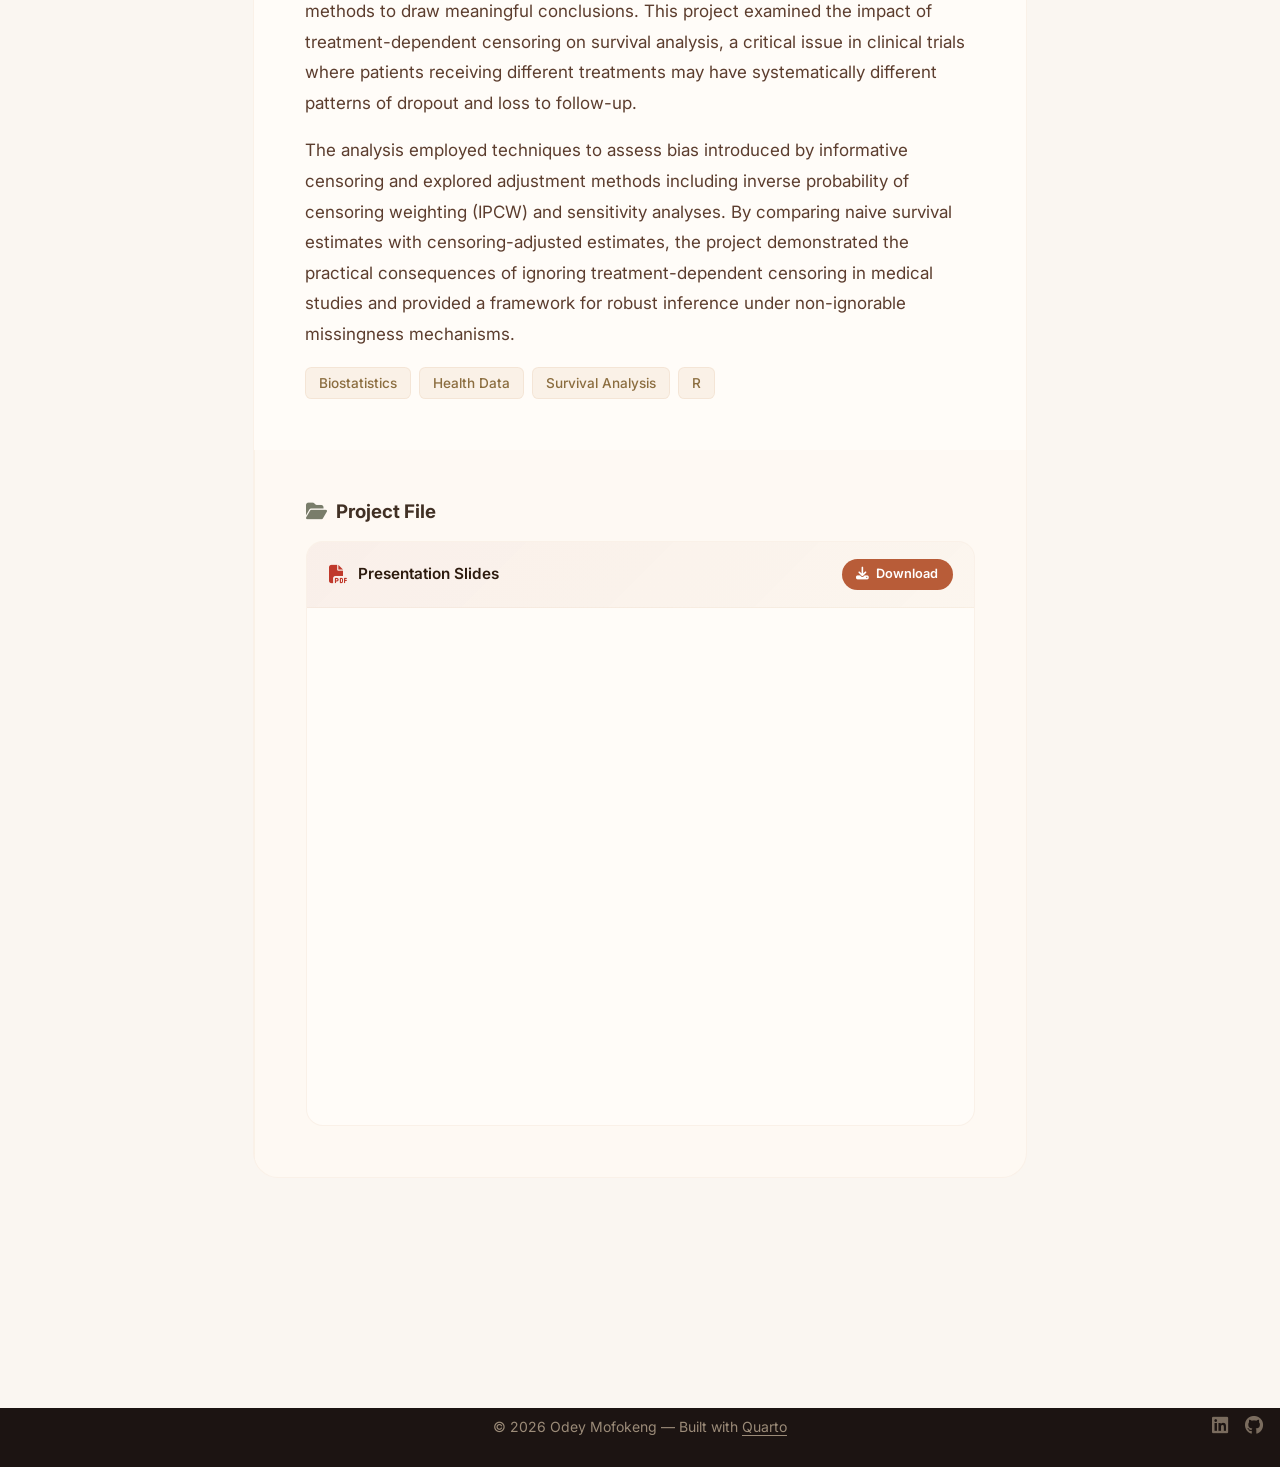
<file: docs/projects.html>
<!DOCTYPE html>
<html xmlns="http://www.w3.org/1999/xhtml" lang="en" xml:lang="en"><head>

<meta charset="utf-8">
<meta name="generator" content="quarto-1.9.36">

<meta name="viewport" content="width=device-width, initial-scale=1.0, user-scalable=yes">


<title>Projects – Odey Mofokeng</title>
<style>
/* Default styles provided by pandoc.
** See https://pandoc.org/MANUAL.html#variables-for-html for config info.
*/
code{white-space: pre-wrap;}
span.smallcaps{font-variant: small-caps;}
div.columns{display: flex; gap: min(4vw, 1.5em);}
div.column{flex: auto; overflow-x: auto;}
div.hanging-indent{margin-left: 1.5em; text-indent: -1.5em;}
ul.task-list{list-style: none;}
ul.task-list li input[type="checkbox"] {
  width: 0.8em;
  margin: 0 0.8em 0.2em -1em; /* quarto-specific, see https://github.com/quarto-dev/quarto-cli/issues/4556 */ 
  vertical-align: middle;
}
</style>


<script src="site_libs/quarto-nav/quarto-nav.js"></script>
<script src="site_libs/clipboard/clipboard.min.js"></script>
<script src="site_libs/quarto-search/autocomplete.umd.js"></script>
<script src="site_libs/quarto-search/fuse.min.js"></script>
<script src="site_libs/quarto-search/quarto-search.js"></script>
<meta name="quarto:offset" content="./">
<script src="site_libs/quarto-html/quarto.js" type="module"></script>
<script src="site_libs/quarto-html/tabsets/tabsets.js" type="module"></script>
<script src="site_libs/quarto-html/popper.min.js"></script>
<script src="site_libs/quarto-html/tippy.umd.min.js"></script>
<script src="site_libs/quarto-html/anchor.min.js"></script>
<link href="site_libs/quarto-html/tippy.css" rel="stylesheet">
<link href="site_libs/quarto-html/quarto-syntax-highlighting-a06763021a52c43c40a351ac8b799b8f.css" rel="stylesheet" class="quarto-color-scheme" id="quarto-text-highlighting-styles">
<link href="site_libs/quarto-html/quarto-syntax-highlighting-dark-dbc92dda8186f57fa2e333fbb71d6a9d.css" rel="stylesheet" class="quarto-color-scheme quarto-color-alternate" id="quarto-text-highlighting-styles">
<link href="site_libs/quarto-html/quarto-syntax-highlighting-a06763021a52c43c40a351ac8b799b8f.css" rel="stylesheet" class="quarto-color-scheme-extra" id="quarto-text-highlighting-styles">
<script src="site_libs/bootstrap/bootstrap.min.js"></script>
<link href="site_libs/bootstrap/bootstrap-icons.css" rel="stylesheet">
<link href="site_libs/bootstrap/bootstrap-274f33919be7c064ed7de8aadd35fb25.min.css" rel="stylesheet" append-hash="true" class="quarto-color-scheme" id="quarto-bootstrap" data-mode="light">
<link href="site_libs/bootstrap/bootstrap-dark-dc345c7be43b1f740bbd1844501944c1.min.css" rel="stylesheet" append-hash="true" class="quarto-color-scheme quarto-color-alternate" id="quarto-bootstrap" data-mode="dark">
<link href="site_libs/bootstrap/bootstrap-274f33919be7c064ed7de8aadd35fb25.min.css" rel="stylesheet" append-hash="true" class="quarto-color-scheme-extra" id="quarto-bootstrap" data-mode="light">
<script id="quarto-search-options" type="application/json">{
  "location": "navbar",
  "copy-button": false,
  "collapse-after": 3,
  "panel-placement": "end",
  "type": "overlay",
  "limit": 50,
  "keyboard-shortcut": [
    "f",
    "/",
    "s"
  ],
  "show-item-context": false,
  "language": {
    "search-no-results-text": "No results",
    "search-matching-documents-text": "matching documents",
    "search-copy-link-title": "Copy link to search",
    "search-hide-matches-text": "Hide additional matches",
    "search-more-match-text": "more match in this document",
    "search-more-matches-text": "more matches in this document",
    "search-clear-button-title": "Clear",
    "search-text-placeholder": "",
    "search-detached-cancel-button-title": "Cancel",
    "search-submit-button-title": "Submit",
    "search-label": "Search"
  }
}</script>
<style>html{ scroll-behavior: smooth; }</style>
<link rel="preconnect" href="https://fonts.googleapis.com">
<link rel="preconnect" href="https://fonts.gstatic.com" crossorigin="">
<link href="https://fonts.googleapis.com/css2?family=Inter:wght@300;400;500;600;700;800&amp;family=Playfair+Display:wght@600;700;800&amp;family=JetBrains+Mono:wght@400;500&amp;display=swap" rel="stylesheet">
<link rel="stylesheet" href="https://cdnjs.cloudflare.com/ajax/libs/font-awesome/6.5.1/css/all.min.css" integrity="sha512-DTOQO9RWCH3ppGqcWaEA1BIZOC6xxalwEsw9c2QQeAIftl+Vegovlnee1c9QX4TctnWMn13TZye+giMm8e2LwA==" crossorigin="anonymous" referrerpolicy="no-referrer">


<link rel="stylesheet" href="styles.css">
</head>

<body class="nav-fixed fullcontent quarto-light"><script id="quarto-html-before-body" type="application/javascript">
    const toggleBodyColorMode = (bsSheetEl) => {
      const mode = bsSheetEl.getAttribute("data-mode");
      const bodyEl = window.document.querySelector("body");
      if (mode === "dark") {
        bodyEl.classList.add("quarto-dark");
        bodyEl.classList.remove("quarto-light");
      } else {
        bodyEl.classList.add("quarto-light");
        bodyEl.classList.remove("quarto-dark");
      }
    }
    const toggleBodyColorPrimary = () => {
      const bsSheetEl = window.document.querySelector("link#quarto-bootstrap:not([rel=disabled-stylesheet])");
      if (bsSheetEl) {
        toggleBodyColorMode(bsSheetEl);
      }
    }
    const setColorSchemeToggle = (alternate) => {
      const toggles = window.document.querySelectorAll('.quarto-color-scheme-toggle');
      for (let i=0; i < toggles.length; i++) {
        const toggle = toggles[i];
        if (toggle) {
          if (alternate) {
            toggle.classList.add("alternate");
          } else {
            toggle.classList.remove("alternate");
          }
        }
      }
    };
    const toggleColorMode = (alternate) => {
      // Switch the stylesheets
      const primaryStylesheets = window.document.querySelectorAll('link.quarto-color-scheme:not(.quarto-color-alternate)');
      const alternateStylesheets = window.document.querySelectorAll('link.quarto-color-scheme.quarto-color-alternate');
      manageTransitions('#quarto-margin-sidebar .nav-link', false);
      if (alternate) {
        // note: dark is layered on light, we don't disable primary!
        enableStylesheet(alternateStylesheets);
        for (const sheetNode of alternateStylesheets) {
          if (sheetNode.id === "quarto-bootstrap") {
            toggleBodyColorMode(sheetNode);
          }
        }
      } else {
        disableStylesheet(alternateStylesheets);
        enableStylesheet(primaryStylesheets)
        toggleBodyColorPrimary();
      }
      manageTransitions('#quarto-margin-sidebar .nav-link', true);
      // Switch the toggles
      setColorSchemeToggle(alternate)
      // Hack to workaround the fact that safari doesn't
      // properly recolor the scrollbar when toggling (#1455)
      if (navigator.userAgent.indexOf('Safari') > 0 && navigator.userAgent.indexOf('Chrome') == -1) {
        manageTransitions("body", false);
        window.scrollTo(0, 1);
        setTimeout(() => {
          window.scrollTo(0, 0);
          manageTransitions("body", true);
        }, 40);
      }
    }
    const disableStylesheet = (stylesheets) => {
      for (let i=0; i < stylesheets.length; i++) {
        const stylesheet = stylesheets[i];
        stylesheet.rel = 'disabled-stylesheet';
      }
    }
    const enableStylesheet = (stylesheets) => {
      for (let i=0; i < stylesheets.length; i++) {
        const stylesheet = stylesheets[i];
        if(stylesheet.rel !== 'stylesheet') { // for Chrome, which will still FOUC without this check
          stylesheet.rel = 'stylesheet';
        }
      }
    }
    const manageTransitions = (selector, allowTransitions) => {
      const els = window.document.querySelectorAll(selector);
      for (let i=0; i < els.length; i++) {
        const el = els[i];
        if (allowTransitions) {
          el.classList.remove('notransition');
        } else {
          el.classList.add('notransition');
        }
      }
    }
    const isFileUrl = () => {
      return window.location.protocol === 'file:';
    }
    const hasAlternateSentinel = () => {
      let styleSentinel = getColorSchemeSentinel();
      if (styleSentinel !== null) {
        return styleSentinel === "alternate";
      } else {
        return false;
      }
    }
    const setStyleSentinel = (alternate) => {
      const value = alternate ? "alternate" : "default";
      if (!isFileUrl()) {
        window.localStorage.setItem("quarto-color-scheme", value);
      } else {
        localAlternateSentinel = value;
      }
    }
    const getColorSchemeSentinel = () => {
      if (!isFileUrl()) {
        const storageValue = window.localStorage.getItem("quarto-color-scheme");
        return storageValue != null ? storageValue : localAlternateSentinel;
      } else {
        return localAlternateSentinel;
      }
    }
    const toggleGiscusIfUsed = (isAlternate, darkModeDefault) => {
      const baseTheme = document.querySelector('#giscus-base-theme')?.value ?? 'light';
      const alternateTheme = document.querySelector('#giscus-alt-theme')?.value ?? 'dark';
      let newTheme = '';
      if(authorPrefersDark) {
        newTheme = isAlternate ? baseTheme : alternateTheme;
      } else {
        newTheme = isAlternate ? alternateTheme : baseTheme;
      }
      const changeGiscusTheme = () => {
        // From: https://github.com/giscus/giscus/issues/336
        const sendMessage = (message) => {
          const iframe = document.querySelector('iframe.giscus-frame');
          if (!iframe) return;
          iframe.contentWindow.postMessage({ giscus: message }, 'https://giscus.app');
        }
        sendMessage({
          setConfig: {
            theme: newTheme
          }
        });
      }
      const isGiscussLoaded = window.document.querySelector('iframe.giscus-frame') !== null;
      if (isGiscussLoaded) {
        changeGiscusTheme();
      }
    };
    const authorPrefersDark = false;
    const darkModeDefault = authorPrefersDark;
      document.querySelector('link#quarto-text-highlighting-styles.quarto-color-scheme-extra').rel = 'disabled-stylesheet';
      document.querySelector('link#quarto-bootstrap.quarto-color-scheme-extra').rel = 'disabled-stylesheet';
    let localAlternateSentinel = darkModeDefault ? 'alternate' : 'default';
    // Dark / light mode switch
    window.quartoToggleColorScheme = () => {
      // Read the current dark / light value
      let toAlternate = !hasAlternateSentinel();
      toggleColorMode(toAlternate);
      setStyleSentinel(toAlternate);
      toggleGiscusIfUsed(toAlternate, darkModeDefault);
      window.dispatchEvent(new Event('resize'));
    };
    // Switch to dark mode if need be
    if (hasAlternateSentinel()) {
      toggleColorMode(true);
    } else {
      toggleColorMode(false);
    }
  </script>

<div id="quarto-search-results"></div>
  <header id="quarto-header" class="headroom fixed-top">
    <nav class="navbar navbar-expand-lg " data-bs-theme="dark">
      <div class="navbar-container container-fluid">
      <div class="navbar-brand-container mx-auto">
    <a class="navbar-brand" href="./index.html">
    <span class="navbar-title">OM</span>
    </a>
  </div>
            <div id="quarto-search" class="" title="Search"></div>
          <button class="navbar-toggler" type="button" data-bs-toggle="collapse" data-bs-target="#navbarCollapse" aria-controls="navbarCollapse" role="menu" aria-expanded="false" aria-label="Toggle navigation" onclick="if (window.quartoToggleHeadroom) { window.quartoToggleHeadroom(); }">
  <span class="navbar-toggler-icon"></span>
</button>
          <div class="collapse navbar-collapse" id="navbarCollapse">
            <ul class="navbar-nav navbar-nav-scroll ms-auto">
  <li class="nav-item">
    <a class="nav-link" href="./index.html"> 
<span class="menu-text">Home</span></a>
  </li>  
  <li class="nav-item">
    <a class="nav-link" href="./about.html"> 
<span class="menu-text">About</span></a>
  </li>  
  <li class="nav-item">
    <a class="nav-link active" href="./projects.html" aria-current="page"> 
<span class="menu-text">Projects</span></a>
  </li>  
  <li class="nav-item">
    <a class="nav-link" href="./contact.html"> 
<span class="menu-text">Contact</span></a>
  </li>  
  <li class="nav-item compact">
    <a class="nav-link" href="https://www.linkedin.com/in/odey-mofokeng-94b043238/"> <i class="bi bi-linkedin" role="img" aria-label="LinkedIn">
</i> 
<span class="menu-text"></span></a>
  </li>  
  <li class="nav-item compact">
    <a class="nav-link" href="https://github.com/odeymofokeng-wits"> <i class="bi bi-github" role="img" aria-label="GitHub">
</i> 
<span class="menu-text"></span></a>
  </li>  
</ul>
          </div> <!-- /navcollapse -->
            <div class="quarto-navbar-tools">
  <a href="" class="quarto-color-scheme-toggle quarto-navigation-tool  px-1" onclick="window.quartoToggleColorScheme(); return false;" title="Toggle dark mode"><i class="bi"></i></a>
</div>
      </div> <!-- /container-fluid -->
    </nav>
</header>
<!-- content -->
<div id="quarto-content" class="quarto-container page-columns page-rows-contents page-layout-article page-navbar">
<!-- sidebar -->
<!-- margin-sidebar -->
    
<!-- main -->
<main class="content" id="quarto-document-content">


<header id="title-block-header" class="quarto-title-block default">
<div class="quarto-title">
<h1 class="title">Projects</h1>
</div>



<div class="quarto-title-meta">

    
  
    
  </div>
  


</header>


<!-- ====== PROJECTS PAGE INTRO ====== -->
<section class="page-section reveal">
<div class="container">

<div class="section-header">
<h2 class="anchored">Research &amp; Analytical Projects</h2>
<p>A collection of my research, coursework, and competitive analysis projects — each demonstrating applied statistical thinking and technical execution in R.</p>
</div>

<!-- ============================================================ -->
<!-- PROJECT 1: Regression Kriging                                 -->
<!-- ============================================================ -->
<div id="regression-kriging" class="mb-5" style="scroll-margin-top: 5rem;">
<div style="background: var(--om-warm-white); border: 1px solid rgba(201,149,93,.1); border-radius: var(--om-radius-lg); overflow: hidden;">

<div style="height: 6px; background: linear-gradient(135deg, #B85C38, #D4856A);"></div>

<div class="row g-0">
<!-- Left: Details -->
<div class="col-lg-7 p-4 p-lg-5">
<div class="d-flex flex-wrap gap-2 align-items-center mb-3">
<span class="card-tag" style="background: rgba(184,92,56,.1); color: var(--om-primary);">Spatial Statistics</span>
<span class="card-tag" style="background: rgba(212,168,83,.1); color: #A0842E;"><i class="fas fa-trophy me-1"></i>1st Prize — SASA 2025</span>
<span class="card-tag" style="background: rgba(92,154,79,.1); color: #3D6B30;">84% — Top Project</span>
</div>

<h3 style="font-family: var(--om-font-heading); font-size: 1.6rem; font-weight: 800;" class="anchored">
Regression Kriging for Wastewater Surveillance
</h3>

<p style="color: #5C3D2E; line-height: 1.8; margin-top: 1rem;">
This research project developed advanced spatial statistical models to analyse wastewater surveillance
data across monitoring stations. The study compared regression-kriging approaches against standard
ordinary kriging methods, using rigorous diagnostic metrics including RMSE, MAE, and cross-validated
R-squared to evaluate predictive performance. Feature engineering incorporated demographic and
infrastructure covariates to improve spatial predictions beyond what pure geostatistical interpolation
could achieve.
</p>

<p style="color: #5C3D2E; line-height: 1.8;">
Scoring 84% — the top project in Mathematical Statistics Honours — the work was presented at the
South African Statistical Association (SASA) Annual Conference where it earned First Prize for Best
Poster. It also received the Peter Fridjhon Gold Medal for Best Honours Research Project in
Mathematical Statistics. The project demonstrated proficiency in the full spatial modelling pipeline:
data preprocessing, exploratory spatial data analysis, variogram modelling, kriging interpolation,
and spatial cross-validation using the R packages gstat, sp, and caret.
</p>

<div class="d-flex flex-wrap gap-2 mt-3">
<span class="skill-pill" style="padding: .3rem .75rem; border-radius: .375rem; font-size: .8rem; font-weight: 500; background: rgba(201,149,93,.1); color: #8B6D3F; border: 1px solid rgba(201,149,93,.12);">R</span>
<span class="skill-pill" style="padding: .3rem .75rem; border-radius: .375rem; font-size: .8rem; font-weight: 500; background: rgba(201,149,93,.1); color: #8B6D3F; border: 1px solid rgba(201,149,93,.12);">Geostatistics</span>
<span class="skill-pill" style="padding: .3rem .75rem; border-radius: .375rem; font-size: .8rem; font-weight: 500; background: rgba(201,149,93,.1); color: #8B6D3F; border: 1px solid rgba(201,149,93,.12);">gstat</span>
<span class="skill-pill" style="padding: .3rem .75rem; border-radius: .375rem; font-size: .8rem; font-weight: 500; background: rgba(201,149,93,.1); color: #8B6D3F; border: 1px solid rgba(201,149,93,.12);">Spatial CV</span>
<span class="skill-pill" style="padding: .3rem .75rem; border-radius: .375rem; font-size: .8rem; font-weight: 500; background: rgba(201,149,93,.1); color: #8B6D3F; border: 1px solid rgba(201,149,93,.12);">Regression Kriging</span>
</div>
</div>

<!-- Right: Files & Images -->
<div class="col-lg-5 p-4 p-lg-5" style="background: rgba(201,149,93,.03); border-left: 1px solid rgba(201,149,93,.08);">
<h5 style="font-family: var(--om-font-body); font-weight: 700; margin-bottom: 1rem;" class="anchored">
<i class="fas fa-folder-open me-2" style="color: var(--om-primary);"></i>Project Files
</h5>

<!-- PDF Viewer: Poster -->
<div class="pdf-viewer mb-3">
<div class="pdf-viewer-header">
<div class="pdf-title"><i class="fas fa-file-pdf"></i> Research Poster</div>
<a href="assets/kriging/Wastewater_Modelling_Poster_Odey_Mofokeng.pdf" download="" class="pdf-download"><i class="fas fa-download"></i> Download</a>
</div>
<iframe src="assets/kriging/Wastewater_Modelling_Poster_Odey_Mofokeng.pdf" title="Research Poster"></iframe>
</div>

<!-- Image Gallery -->
<div class="gallery-grid" style="grid-template-columns: 1fr 1fr; gap: .75rem;">
<div class="gallery-item">
<img src="assets/kriging/kriging-map.jpeg" alt="Kriging Interpolation Map" class="lightbox-trigger">
<div class="gallery-caption">Kriging Map</div>
</div>
<div class="gallery-item">
<img src="assets/kriging/kriging-chart.png" alt="Variogram Chart" class="lightbox-trigger">
<div class="gallery-caption">Variogram</div>
</div>
</div>

</div>
</div>

</div>
</div>

<!-- ============================================================ -->
<!-- PROJECT 2: ASA DataFest                                       -->
<!-- ============================================================ -->
<div id="asa-datafest" class="mb-5" style="scroll-margin-top: 5rem;">
<div style="background: var(--om-warm-white); border: 1px solid rgba(201,149,93,.1); border-radius: var(--om-radius-lg); overflow: hidden;">
<div style="height: 6px; background: linear-gradient(135deg, #8B5E3C, #C9955D);"></div>

<div class="row g-0">
<div class="col-lg-7 p-4 p-lg-5">
<div class="d-flex flex-wrap gap-2 align-items-center mb-3">
<span class="card-tag" style="background: rgba(139,94,60,.1); color: #8B5E3C;">Data Competition</span>
<span class="card-tag" style="background: rgba(184,92,56,.1); color: var(--om-primary);">Facilitator 2026</span>
</div>

<h3 style="font-family: var(--om-font-heading); font-size: 1.6rem; font-weight: 800;" class="anchored">
ASA DataFest 2025 &amp; Facilitator 2026
</h3>

<p style="color: #5C3D2E; line-height: 1.8; margin-top: 1rem;">
Participated in the American Statistical Association (ASA) DataFest 2025, a premier data analysis
competition where teams work intensively over a weekend to extract meaningful insights from large,
complex real-world datasets. The competition format demands rapid analytical thinking, effective
teamwork, and the ability to present findings clearly under tight time constraints to panels of
academic and industry judges.
</p>

<p style="color: #5C3D2E; line-height: 1.8;">
Based on strong performance in the 2025 competition, I was selected as a Facilitator for ASA
DataFest 2026, where I mentor participating teams and guide data analysis workflows. This role
involves supporting students through the analytical process, helping them navigate methodological
choices, and fostering collaborative problem-solving — skills that directly complement my tutoring
experience in Mathematical Statistics at Wits.
</p>

<div class="d-flex flex-wrap gap-2 mt-3">
<span class="skill-pill" style="padding: .3rem .75rem; border-radius: .375rem; font-size: .8rem; font-weight: 500; background: rgba(201,149,93,.1); color: #8B6D3F; border: 1px solid rgba(201,149,93,.12);">Team Collaboration</span>
<span class="skill-pill" style="padding: .3rem .75rem; border-radius: .375rem; font-size: .8rem; font-weight: 500; background: rgba(201,149,93,.1); color: #8B6D3F; border: 1px solid rgba(201,149,93,.12);">EDA</span>
<span class="skill-pill" style="padding: .3rem .75rem; border-radius: .375rem; font-size: .8rem; font-weight: 500; background: rgba(201,149,93,.1); color: #8B6D3F; border: 1px solid rgba(201,149,93,.12);">Statistical Modelling</span>
<span class="skill-pill" style="padding: .3rem .75rem; border-radius: .375rem; font-size: .8rem; font-weight: 500; background: rgba(201,149,93,.1); color: #8B6D3F; border: 1px solid rgba(201,149,93,.12);">Data Visualization</span>
<span class="skill-pill" style="padding: .3rem .75rem; border-radius: .375rem; font-size: .8rem; font-weight: 500; background: rgba(201,149,93,.1); color: #8B6D3F; border: 1px solid rgba(201,149,93,.12);">Mentoring</span>
</div>
</div>

<div class="col-lg-5 p-4 p-lg-5" style="background: rgba(201,149,93,.03); border-left: 1px solid rgba(201,149,93,.08);">
<h5 style="font-family: var(--om-font-body); font-weight: 700; margin-bottom: 1rem;" class="anchored">
<i class="fas fa-folder-open me-2" style="color: #8B5E3C;"></i>Event Photos &amp; Article
</h5>

<!-- PDF Viewer: Article -->
<div class="pdf-viewer mb-3">
<div class="pdf-viewer-header">
<div class="pdf-title"><i class="fas fa-file-pdf"></i> ASA Article</div>
<a href="assets/datafest/SEPTEMBER25_wordpress_ASA Article.pdf" download="" class="pdf-download"><i class="fas fa-download"></i> Download</a>
</div>
<iframe src="assets/datafest/SEPTEMBER25_wordpress_ASA Article.pdf" title="ASA DataFest Article"></iframe>
</div>

<!-- Image Gallery -->
<div class="gallery-grid" style="grid-template-columns: 1fr 1fr; gap: .75rem;">
<div class="gallery-item">
<img src="assets/datafest/Day 1_11.jpg" alt="ASA DataFest Day 1" class="lightbox-trigger">
<div class="gallery-caption">Day 1</div>
</div>
<div class="gallery-item">
<img src="assets/datafest/Day 3_Group_photo.jpg" alt="Day 3 Group Photo" class="lightbox-trigger">
<div class="gallery-caption">Group Photo</div>
</div>
</div>

</div>
</div>

</div>
</div>

<!-- ============================================================ -->
<!-- PROJECT 3: Reliability Analysis                               -->
<!-- ============================================================ -->
<div id="reliability-analysis" class="mb-5" style="scroll-margin-top: 5rem;">
<div style="background: var(--om-warm-white); border: 1px solid rgba(201,149,93,.1); border-radius: var(--om-radius-lg); overflow: hidden;">
<div style="height: 6px; background: linear-gradient(135deg, #5C7A4F, #8BA879);"></div>

<div class="p-4 p-lg-5">
<div class="d-flex flex-wrap gap-2 align-items-center mb-3">
<span class="card-tag" style="background: rgba(92,122,79,.1); color: #5C7A4F;">Survival Analysis</span>
<span class="card-tag" style="background: rgba(148,163,184,.1); color: #8B7355;">Coursework</span>
</div>

<h3 style="font-family: var(--om-font-heading); font-size: 1.6rem; font-weight: 800;" class="anchored">
Statistical Elements of Reliability Analysis
</h3>

<p style="color: #5C3D2E; line-height: 1.8; margin-top: 1rem;">
An in-depth mini-project focusing on the statistical foundations of reliability analysis — the study of
how long systems and components operate before failure. The project explored lifetime data modelling
and failure time analysis using a range of survival analysis techniques, including Kaplan-Meier estimation,
parametric survival models (Weibull, exponential, log-normal), and Cox proportional hazards regression.
</p>

<p style="color: #5C3D2E; line-height: 1.8;">
Key areas of investigation included the construction and interpretation of survival curves, the assessment
of proportional hazards assumptions, and the comparison of model fit using AIC and likelihood ratio tests.
The project applied these techniques to reliability datasets, demonstrating the practical application of
survival analysis methods in engineering and industrial contexts. The work reinforced core competencies
in lifetime data analysis and parametric inference that are directly transferable to actuarial survival
modelling and biostatistical applications.
</p>

<div class="d-flex flex-wrap gap-2 mt-3">
<span class="skill-pill" style="padding: .3rem .75rem; border-radius: .375rem; font-size: .8rem; font-weight: 500; background: rgba(201,149,93,.1); color: #8B6D3F; border: 1px solid rgba(201,149,93,.12);">Survival Analysis</span>
<span class="skill-pill" style="padding: .3rem .75rem; border-radius: .375rem; font-size: .8rem; font-weight: 500; background: rgba(201,149,93,.1); color: #8B6D3F; border: 1px solid rgba(201,149,93,.12);">Lifetime Data</span>
<span class="skill-pill" style="padding: .3rem .75rem; border-radius: .375rem; font-size: .8rem; font-weight: 500; background: rgba(201,149,93,.1); color: #8B6D3F; border: 1px solid rgba(201,149,93,.12);">R</span>
<span class="skill-pill" style="padding: .3rem .75rem; border-radius: .375rem; font-size: .8rem; font-weight: 500; background: rgba(201,149,93,.1); color: #8B6D3F; border: 1px solid rgba(201,149,93,.12);">Failure Modelling</span>
</div>
</div>
</div>
</div>

<!-- ============================================================ -->
<!-- PROJECT 4: Applied Sampling                                   -->
<!-- ============================================================ -->
<div id="applied-sampling" class="mb-5" style="scroll-margin-top: 5rem;">
<div style="background: var(--om-warm-white); border: 1px solid rgba(201,149,93,.1); border-radius: var(--om-radius-lg); overflow: hidden;">
<div style="height: 6px; background: linear-gradient(135deg, #A0522D, #CD853F);"></div>

<div class="row g-0">
<div class="col-lg-7 p-4 p-lg-5">
<div class="d-flex flex-wrap gap-2 align-items-center mb-3">
<span class="card-tag" style="background: rgba(160,82,45,.1); color: #A0522D;">Survey Design</span>
<span class="card-tag" style="background: rgba(212,168,83,.1); color: #A0842E;"><i class="fas fa-star me-1"></i>Top Performance</span>
</div>

<h3 style="font-family: var(--om-font-heading); font-size: 1.6rem; font-weight: 800;" class="anchored">
Applied Sampling Project — EV Adoption
</h3>

<p style="color: #5C3D2E; line-height: 1.8; margin-top: 1rem;">
A top-performing mini-project estimating electric vehicle adoption intentions among 10,000 urban residents
using stratified sampling methodology. The study achieved a 23.75% variance reduction over simple random
sampling with a design-adjusted estimate of 0.4024 (SE = 0.0234, 95% CI: 0.3574–0.4490). The project
demonstrated the practical advantages of stratified designs in reducing estimation variance while
maintaining cost efficiency.
</p>

<p style="color: #5C3D2E; line-height: 1.8;">
Key techniques implemented included cost-constrained allocation optimisation, post-stratification adjustment
for missing-at-random nonresponse, and Bayesian estimation using binomial logit models. Monte Carlo
simulation with 200 replications validated the design's precision and coverage properties, confirming
that the stratified approach delivered statistically reliable estimates under realistic nonresponse
scenarios.
</p>

<div class="d-flex flex-wrap gap-2 mt-3">
<span class="skill-pill" style="padding: .3rem .75rem; border-radius: .375rem; font-size: .8rem; font-weight: 500; background: rgba(201,149,93,.1); color: #8B6D3F; border: 1px solid rgba(201,149,93,.12);">Survey Design</span>
<span class="skill-pill" style="padding: .3rem .75rem; border-radius: .375rem; font-size: .8rem; font-weight: 500; background: rgba(201,149,93,.1); color: #8B6D3F; border: 1px solid rgba(201,149,93,.12);">Stratified Sampling</span>
<span class="skill-pill" style="padding: .3rem .75rem; border-radius: .375rem; font-size: .8rem; font-weight: 500; background: rgba(201,149,93,.1); color: #8B6D3F; border: 1px solid rgba(201,149,93,.12);">Bayesian Estimation</span>
<span class="skill-pill" style="padding: .3rem .75rem; border-radius: .375rem; font-size: .8rem; font-weight: 500; background: rgba(201,149,93,.1); color: #8B6D3F; border: 1px solid rgba(201,149,93,.12);">R</span>
</div>
</div>

<div class="col-lg-5 p-4 p-lg-5" style="background: rgba(201,149,93,.03); border-left: 1px solid rgba(201,149,93,.08);">
<h5 style="font-family: var(--om-font-body); font-weight: 700; margin-bottom: 1rem;" class="anchored">
<i class="fas fa-folder-open me-2" style="color: #A0522D;"></i>Project File
</h5>

<!-- PDF Viewer -->
<div class="pdf-viewer">
<div class="pdf-viewer-header">
<div class="pdf-title"><i class="fas fa-file-pdf"></i> Full Report</div>
<a href="assets/course_mini_projects/applied_sampling/Applied_Sampling_EV_Adoption_Report.pdf" download="" class="pdf-download"><i class="fas fa-download"></i> Download</a>
</div>
<iframe src="assets/course_mini_projects/applied_sampling/Applied_Sampling_EV_Adoption_Report.pdf" title="Applied Sampling Report"></iframe>
</div>

</div>
</div>

</div>
</div>

<!-- ============================================================ -->
<!-- PROJECT 5: Biostatistics                                      -->
<!-- ============================================================ -->
<div id="biostatistics" class="mb-5" style="scroll-margin-top: 5rem;">
<div style="background: var(--om-warm-white); border: 1px solid rgba(201,149,93,.1); border-radius: var(--om-radius-lg); overflow: hidden;">
<div style="height: 6px; background: linear-gradient(135deg, #6B705C, #A5A58D);"></div>

<div class="row g-0">
<div class="col-lg-7 p-4 p-lg-5">
<div class="d-flex flex-wrap gap-2 align-items-center mb-3">
<span class="card-tag" style="background: rgba(107,112,92,.1); color: #6B705C;">Health Data</span>
<span class="card-tag" style="background: rgba(148,163,184,.1); color: #8B7355;">Coursework</span>
</div>

<h3 style="font-family: var(--om-font-heading); font-size: 1.6rem; font-weight: 800;" class="anchored">
Biostatistics Application — Treatment-Dependent Censoring
</h3>

<p style="color: #5C3D2E; line-height: 1.8; margin-top: 1rem;">
Statistical analysis of health and biological data applying appropriate biostatistical methods to draw
meaningful conclusions. This project examined the impact of treatment-dependent censoring on survival
analysis, a critical issue in clinical trials where patients receiving different treatments may have
systematically different patterns of dropout and loss to follow-up.
</p>

<p style="color: #5C3D2E; line-height: 1.8;">
The analysis employed techniques to assess bias introduced by informative censoring and explored
adjustment methods including inverse probability of censoring weighting (IPCW) and sensitivity
analyses. By comparing naive survival estimates with censoring-adjusted estimates, the project
demonstrated the practical consequences of ignoring treatment-dependent censoring in medical studies
and provided a framework for robust inference under non-ignorable missingness mechanisms.
</p>

<div class="d-flex flex-wrap gap-2 mt-3">
<span class="skill-pill" style="padding: .3rem .75rem; border-radius: .375rem; font-size: .8rem; font-weight: 500; background: rgba(201,149,93,.1); color: #8B6D3F; border: 1px solid rgba(201,149,93,.12);">Biostatistics</span>
<span class="skill-pill" style="padding: .3rem .75rem; border-radius: .375rem; font-size: .8rem; font-weight: 500; background: rgba(201,149,93,.1); color: #8B6D3F; border: 1px solid rgba(201,149,93,.12);">Health Data</span>
<span class="skill-pill" style="padding: .3rem .75rem; border-radius: .375rem; font-size: .8rem; font-weight: 500; background: rgba(201,149,93,.1); color: #8B6D3F; border: 1px solid rgba(201,149,93,.12);">Survival Analysis</span>
<span class="skill-pill" style="padding: .3rem .75rem; border-radius: .375rem; font-size: .8rem; font-weight: 500; background: rgba(201,149,93,.1); color: #8B6D3F; border: 1px solid rgba(201,149,93,.12);">R</span>
</div>
</div>

<div class="col-lg-5 p-4 p-lg-5" style="background: rgba(201,149,93,.03); border-left: 1px solid rgba(201,149,93,.08);">
<h5 style="font-family: var(--om-font-body); font-weight: 700; margin-bottom: 1rem;" class="anchored">
<i class="fas fa-folder-open me-2" style="color: #6B705C;"></i>Project File
</h5>

<!-- PDF Viewer -->
<div class="pdf-viewer">
<div class="pdf-viewer-header">
<div class="pdf-title"><i class="fas fa-file-pdf"></i> Presentation Slides</div>
<a href="assets/course_mini_projects/biostatistics/biostatistics_mini_slides.pdf" download="" class="pdf-download"><i class="fas fa-download"></i> Download</a>
</div>
<iframe src="assets/course_mini_projects/biostatistics/biostatistics_mini_slides.pdf" title="Biostatistics Slides"></iframe>
</div>

</div>
</div>

</div>
</div>

</div>
</section>




</main> <!-- /main -->
<script id="quarto-html-after-body" type="application/javascript">
  window.document.addEventListener("DOMContentLoaded", function (event) {
    // Ensure there is a toggle, if there isn't float one in the top right
    if (window.document.querySelector('.quarto-color-scheme-toggle') === null) {
      const a = window.document.createElement('a');
      a.classList.add('top-right');
      a.classList.add('quarto-color-scheme-toggle');
      a.href = "";
      a.onclick = function() { try { window.quartoToggleColorScheme(); } catch {} return false; };
      const i = window.document.createElement("i");
      i.classList.add('bi');
      a.appendChild(i);
      window.document.body.appendChild(a);
    }
    setColorSchemeToggle(hasAlternateSentinel())
    const icon = "";
    const anchorJS = new window.AnchorJS();
    anchorJS.options = {
      placement: 'right',
      icon: icon
    };
    anchorJS.add('.anchored');
    const isCodeAnnotation = (el) => {
      for (const clz of el.classList) {
        if (clz.startsWith('code-annotation-')) {                     
          return true;
        }
      }
      return false;
    }
    const onCopySuccess = function(e) {
      // button target
      const button = e.trigger;
      // don't keep focus
      button.blur();
      // flash "checked"
      button.classList.add('code-copy-button-checked');
      var currentTitle = button.getAttribute("title");
      button.setAttribute("title", "Copied!");
      let tooltip;
      if (window.bootstrap) {
        button.setAttribute("data-bs-toggle", "tooltip");
        button.setAttribute("data-bs-placement", "left");
        button.setAttribute("data-bs-title", "Copied!");
        tooltip = new bootstrap.Tooltip(button, 
          { trigger: "manual", 
            customClass: "code-copy-button-tooltip",
            offset: [0, -8]});
        tooltip.show();    
      }
      setTimeout(function() {
        if (tooltip) {
          tooltip.hide();
          button.removeAttribute("data-bs-title");
          button.removeAttribute("data-bs-toggle");
          button.removeAttribute("data-bs-placement");
        }
        button.setAttribute("title", currentTitle);
        button.classList.remove('code-copy-button-checked');
      }, 1000);
      // clear code selection
      e.clearSelection();
    }
    const getTextToCopy = function(trigger) {
      const outerScaffold = trigger.parentElement.cloneNode(true);
      const codeEl = outerScaffold.querySelector('code');
      for (const childEl of codeEl.children) {
        if (isCodeAnnotation(childEl)) {
          childEl.remove();
        }
      }
      return codeEl.innerText;
    }
    const clipboard = new window.ClipboardJS('.code-copy-button:not([data-in-quarto-modal])', {
      text: getTextToCopy
    });
    clipboard.on('success', onCopySuccess);
    if (window.document.getElementById('quarto-embedded-source-code-modal')) {
      const clipboardModal = new window.ClipboardJS('.code-copy-button[data-in-quarto-modal]', {
        text: getTextToCopy,
        container: window.document.getElementById('quarto-embedded-source-code-modal')
      });
      clipboardModal.on('success', onCopySuccess);
    }
      var localhostRegex = new RegExp(/^(?:http|https):\/\/localhost\:?[0-9]*\//);
      var mailtoRegex = new RegExp(/^mailto:/);
        var filterRegex = new RegExp("https:\/\/odeymofokeng-wits\.github\.io\/my_portfolio\/");
      var isInternal = (href) => {
          return filterRegex.test(href) || localhostRegex.test(href) || mailtoRegex.test(href);
      }
      // Inspect non-navigation links and adorn them if external
     var links = window.document.querySelectorAll('a[href]:not(.nav-link):not(.navbar-brand):not(.toc-action):not(.sidebar-link):not(.sidebar-item-toggle):not(.pagination-link):not(.no-external):not([aria-hidden]):not(.dropdown-item):not(.quarto-navigation-tool):not(.about-link)');
      for (var i=0; i<links.length; i++) {
        const link = links[i];
        if (!isInternal(link.href)) {
          // undo the damage that might have been done by quarto-nav.js in the case of
          // links that we want to consider external
          if (link.dataset.originalHref !== undefined) {
            link.href = link.dataset.originalHref;
          }
        }
      }
    function tippyHover(el, contentFn, onTriggerFn, onUntriggerFn) {
      const config = {
        allowHTML: true,
        maxWidth: 500,
        delay: 100,
        arrow: false,
        appendTo: function(el) {
            return el.parentElement;
        },
        interactive: true,
        interactiveBorder: 10,
        theme: 'quarto',
        placement: 'bottom-start',
      };
      if (contentFn) {
        config.content = contentFn;
      }
      if (onTriggerFn) {
        config.onTrigger = onTriggerFn;
      }
      if (onUntriggerFn) {
        config.onUntrigger = onUntriggerFn;
      }
      window.tippy(el, config); 
    }
    const noterefs = window.document.querySelectorAll('a[role="doc-noteref"]');
    for (var i=0; i<noterefs.length; i++) {
      const ref = noterefs[i];
      tippyHover(ref, function() {
        // use id or data attribute instead here
        let href = ref.getAttribute('data-footnote-href') || ref.getAttribute('href');
        try { href = new URL(href).hash; } catch {}
        const id = href.replace(/^#\/?/, "");
        const note = window.document.getElementById(id);
        if (note) {
          return note.innerHTML;
        } else {
          return "";
        }
      });
    }
    const xrefs = window.document.querySelectorAll('a.quarto-xref');
    const processXRef = (id, note) => {
      // Strip column container classes
      const stripColumnClz = (el) => {
        el.classList.remove("page-full", "page-columns");
        if (el.children) {
          for (const child of el.children) {
            stripColumnClz(child);
          }
        }
      }
      stripColumnClz(note)
      if (id === null || id.startsWith('sec-')) {
        // Special case sections, only their first couple elements
        const container = document.createElement("div");
        if (note.children && note.children.length > 2) {
          container.appendChild(note.children[0].cloneNode(true));
          for (let i = 1; i < note.children.length; i++) {
            const child = note.children[i];
            if (child.tagName === "P" && child.innerText === "") {
              continue;
            } else {
              container.appendChild(child.cloneNode(true));
              break;
            }
          }
          if (window.Quarto?.typesetMath) {
            window.Quarto.typesetMath(container);
          }
          return container.innerHTML
        } else {
          if (window.Quarto?.typesetMath) {
            window.Quarto.typesetMath(note);
          }
          return note.innerHTML;
        }
      } else {
        // Remove any anchor links if they are present
        const anchorLink = note.querySelector('a.anchorjs-link');
        if (anchorLink) {
          anchorLink.remove();
        }
        if (window.Quarto?.typesetMath) {
          window.Quarto.typesetMath(note);
        }
        if (note.classList.contains("callout")) {
          return note.outerHTML;
        } else {
          return note.innerHTML;
        }
      }
    }
    for (var i=0; i<xrefs.length; i++) {
      const xref = xrefs[i];
      tippyHover(xref, undefined, function(instance) {
        instance.disable();
        let url = xref.getAttribute('href');
        let hash = undefined; 
        if (url.startsWith('#')) {
          hash = url;
        } else {
          try { hash = new URL(url).hash; } catch {}
        }
        if (hash) {
          const id = hash.replace(/^#\/?/, "");
          const note = window.document.getElementById(id);
          if (note !== null) {
            try {
              const html = processXRef(id, note.cloneNode(true));
              instance.setContent(html);
            } finally {
              instance.enable();
              instance.show();
            }
          } else {
            // See if we can fetch this
            fetch(url.split('#')[0])
            .then(res => res.text())
            .then(html => {
              const parser = new DOMParser();
              const htmlDoc = parser.parseFromString(html, "text/html");
              const note = htmlDoc.getElementById(id);
              if (note !== null) {
                const html = processXRef(id, note);
                instance.setContent(html);
              } 
            }).finally(() => {
              instance.enable();
              instance.show();
            });
          }
        } else {
          // See if we can fetch a full url (with no hash to target)
          // This is a special case and we should probably do some content thinning / targeting
          fetch(url)
          .then(res => res.text())
          .then(html => {
            const parser = new DOMParser();
            const htmlDoc = parser.parseFromString(html, "text/html");
            const note = htmlDoc.querySelector('main.content');
            if (note !== null) {
              // This should only happen for chapter cross references
              // (since there is no id in the URL)
              // remove the first header
              if (note.children.length > 0 && note.children[0].tagName === "HEADER") {
                note.children[0].remove();
              }
              const html = processXRef(null, note);
              instance.setContent(html);
            } 
          }).finally(() => {
            instance.enable();
            instance.show();
          });
        }
      }, function(instance) {
      });
    }
        let selectedAnnoteEl;
        const selectorForAnnotation = ( cell, annotation) => {
          let cellAttr = 'data-code-cell="' + cell + '"';
          let lineAttr = 'data-code-annotation="' +  annotation + '"';
          const selector = 'span[' + cellAttr + '][' + lineAttr + ']';
          return selector;
        }
        const selectCodeLines = (annoteEl) => {
          const doc = window.document;
          const targetCell = annoteEl.getAttribute("data-target-cell");
          const targetAnnotation = annoteEl.getAttribute("data-target-annotation");
          const annoteSpan = window.document.querySelector(selectorForAnnotation(targetCell, targetAnnotation));
          const lines = annoteSpan.getAttribute("data-code-lines").split(",");
          const lineIds = lines.map((line) => {
            return targetCell + "-" + line;
          })
          let top = null;
          let height = null;
          let parent = null;
          if (lineIds.length > 0) {
              //compute the position of the single el (top and bottom and make a div)
              const el = window.document.getElementById(lineIds[0]);
              top = el.offsetTop;
              height = el.offsetHeight;
              parent = el.parentElement.parentElement;
            if (lineIds.length > 1) {
              const lastEl = window.document.getElementById(lineIds[lineIds.length - 1]);
              const bottom = lastEl.offsetTop + lastEl.offsetHeight;
              height = bottom - top;
            }
            if (top !== null && height !== null && parent !== null) {
              // cook up a div (if necessary) and position it 
              let div = window.document.getElementById("code-annotation-line-highlight");
              if (div === null) {
                div = window.document.createElement("div");
                div.setAttribute("id", "code-annotation-line-highlight");
                div.style.position = 'absolute';
                parent.appendChild(div);
              }
              div.style.top = top - 2 + "px";
              div.style.height = height + 4 + "px";
              div.style.left = 0;
              let gutterDiv = window.document.getElementById("code-annotation-line-highlight-gutter");
              if (gutterDiv === null) {
                gutterDiv = window.document.createElement("div");
                gutterDiv.setAttribute("id", "code-annotation-line-highlight-gutter");
                gutterDiv.style.position = 'absolute';
                const codeCell = window.document.getElementById(targetCell);
                const gutter = codeCell.querySelector('.code-annotation-gutter');
                gutter.appendChild(gutterDiv);
              }
              gutterDiv.style.top = top - 2 + "px";
              gutterDiv.style.height = height + 4 + "px";
            }
            selectedAnnoteEl = annoteEl;
          }
        };
        const unselectCodeLines = () => {
          const elementsIds = ["code-annotation-line-highlight", "code-annotation-line-highlight-gutter"];
          elementsIds.forEach((elId) => {
            const div = window.document.getElementById(elId);
            if (div) {
              div.remove();
            }
          });
          selectedAnnoteEl = undefined;
        };
          // Handle positioning of the toggle
      window.addEventListener(
        "resize",
        throttle(() => {
          elRect = undefined;
          if (selectedAnnoteEl) {
            selectCodeLines(selectedAnnoteEl);
          }
        }, 10)
      );
      function throttle(fn, ms) {
      let throttle = false;
      let timer;
        return (...args) => {
          if(!throttle) { // first call gets through
              fn.apply(this, args);
              throttle = true;
          } else { // all the others get throttled
              if(timer) clearTimeout(timer); // cancel #2
              timer = setTimeout(() => {
                fn.apply(this, args);
                timer = throttle = false;
              }, ms);
          }
        };
      }
        // Attach click handler to the DT
        const annoteDls = window.document.querySelectorAll('dt[data-target-cell]');
        for (const annoteDlNode of annoteDls) {
          annoteDlNode.addEventListener('click', (event) => {
            const clickedEl = event.target;
            if (clickedEl !== selectedAnnoteEl) {
              unselectCodeLines();
              const activeEl = window.document.querySelector('dt[data-target-cell].code-annotation-active');
              if (activeEl) {
                activeEl.classList.remove('code-annotation-active');
              }
              selectCodeLines(clickedEl);
              clickedEl.classList.add('code-annotation-active');
            } else {
              // Unselect the line
              unselectCodeLines();
              clickedEl.classList.remove('code-annotation-active');
            }
          });
        }
    const findCites = (el) => {
      const parentEl = el.parentElement;
      if (parentEl) {
        const cites = parentEl.dataset.cites;
        if (cites) {
          return {
            el,
            cites: cites.split(' ')
          };
        } else {
          return findCites(el.parentElement)
        }
      } else {
        return undefined;
      }
    };
    var bibliorefs = window.document.querySelectorAll('a[role="doc-biblioref"]');
    for (var i=0; i<bibliorefs.length; i++) {
      const ref = bibliorefs[i];
      const citeInfo = findCites(ref);
      if (citeInfo) {
        tippyHover(citeInfo.el, function() {
          var popup = window.document.createElement('div');
          citeInfo.cites.forEach(function(cite) {
            var citeDiv = window.document.createElement('div');
            citeDiv.classList.add('hanging-indent');
            citeDiv.classList.add('csl-entry');
            var biblioDiv = window.document.getElementById('ref-' + cite);
            if (biblioDiv) {
              citeDiv.innerHTML = biblioDiv.innerHTML;
            }
            popup.appendChild(citeDiv);
          });
          return popup.innerHTML;
        });
      }
    }
  });
  </script>
</div> <!-- /content -->
<footer class="footer">
  <div class="nav-footer">
    <div class="nav-footer-left">
      &nbsp;
    </div>   
    <div class="nav-footer-center">
<p>© 2026 Odey Mofokeng — Built with <a href="https://quarto.org">Quarto</a></p>
</div>
    <div class="nav-footer-right">
<p><a href="https://www.linkedin.com/in/odey-mofokeng-94b043238/" target="_blank" style="text-decoration:none;margin-right:0.75rem;"><i class="fab fa-linkedin" style="font-size:1.1rem;color:#7A6C5E;"></i></a> <a href="https://github.com/odeymofokeng-wits" target="_blank" style="text-decoration:none;"><i class="fab fa-github" style="font-size:1.1rem;color:#7A6C5E;"></i></a></p>
</div>
  </div>
</footer>
<script>
document.addEventListener('DOMContentLoaded', () => {
  document.body.classList.add('js-ready');
  
  document.querySelectorAll('.project-card, .animate-in, .reveal').forEach(el => {
    el.classList.add('animate');
  });
  
  const observer = new IntersectionObserver((entries) => {
    entries.forEach(entry => {
      if (entry.isIntersecting) {
        entry.target.classList.add('visible');
      }
    });
  }, { threshold: 0.08, rootMargin: '0px 0px -40px 0px' });
  
  document.querySelectorAll('.reveal, .animate-in').forEach(el => observer.observe(el));
  
  document.querySelectorAll('.gallery-item img, .lightbox-trigger').forEach(img => {
    img.style.cursor = 'pointer';
    img.addEventListener('click', function() {
      const lightbox = document.createElement('div');
      lightbox.className = 'lightbox-overlay';
      lightbox.innerHTML = '<div class="lightbox-content"><img src="' + this.src + '" alt="' + (this.alt || '') + '"><button class="lightbox-close" aria-label="Close">&times;</button></div>';
      document.body.appendChild(lightbox);
      document.body.style.overflow = 'hidden';
      requestAnimationFrame(() => lightbox.classList.add('active'));
      const close = () => {
        lightbox.classList.remove('active');
        setTimeout(() => { lightbox.remove(); document.body.style.overflow = ''; }, 300);
      };
      lightbox.querySelector('.lightbox-close').addEventListener('click', close);
      lightbox.addEventListener('click', (e) => { if (e.target === lightbox) close(); });
      document.addEventListener('keydown', function esc(e) { if (e.key === 'Escape') { close(); document.removeEventListener('keydown', esc); } });
    });
  });
});
</script>




<script src="site_libs/quarto-html/zenscroll-min.js"></script>
</body></html>
</file>
<file: docs/site_libs/quarto-html/tippy.css>
.tippy-box[data-animation=fade][data-state=hidden]{opacity:0}[data-tippy-root]{max-width:calc(100vw - 10px)}.tippy-box{position:relative;background-color:#333;color:#fff;border-radius:4px;font-size:14px;line-height:1.4;white-space:normal;outline:0;transition-property:transform,visibility,opacity}.tippy-box[data-placement^=top]>.tippy-arrow{bottom:0}.tippy-box[data-placement^=top]>.tippy-arrow:before{bottom:-7px;left:0;border-width:8px 8px 0;border-top-color:initial;transform-origin:center top}.tippy-box[data-placement^=bottom]>.tippy-arrow{top:0}.tippy-box[data-placement^=bottom]>.tippy-arrow:before{top:-7px;left:0;border-width:0 8px 8px;border-bottom-color:initial;transform-origin:center bottom}.tippy-box[data-placement^=left]>.tippy-arrow{right:0}.tippy-box[data-placement^=left]>.tippy-arrow:before{border-width:8px 0 8px 8px;border-left-color:initial;right:-7px;transform-origin:center left}.tippy-box[data-placement^=right]>.tippy-arrow{left:0}.tippy-box[data-placement^=right]>.tippy-arrow:before{left:-7px;border-width:8px 8px 8px 0;border-right-color:initial;transform-origin:center right}.tippy-box[data-inertia][data-state=visible]{transition-timing-function:cubic-bezier(.54,1.5,.38,1.11)}.tippy-arrow{width:16px;height:16px;color:#333}.tippy-arrow:before{content:"";position:absolute;border-color:transparent;border-style:solid}.tippy-content{position:relative;padding:5px 9px;z-index:1}
</file>
<file: docs/site_libs/quarto-html/quarto-syntax-highlighting-a06763021a52c43c40a351ac8b799b8f.css>
/* quarto syntax highlight colors */
:root {
  --quarto-hl-al-color: #ff5555;
  --quarto-hl-an-color: #6a737d;
  --quarto-hl-at-color: #d73a49;
  --quarto-hl-bn-color: #005cc5;
  --quarto-hl-bu-color: #d73a49;
  --quarto-hl-ch-color: #032f62;
  --quarto-hl-co-color: #6a737d;
  --quarto-hl-cv-color: #6a737d;
  --quarto-hl-cn-color: #005cc5;
  --quarto-hl-cf-color: #d73a49;
  --quarto-hl-dt-color: #d73a49;
  --quarto-hl-dv-color: #005cc5;
  --quarto-hl-do-color: #6a737d;
  --quarto-hl-er-color: #ff5555;
  --quarto-hl-ex-color: #d73a49;
  --quarto-hl-fl-color: #005cc5;
  --quarto-hl-fu-color: #6f42c1;
  --quarto-hl-im-color: #032f62;
  --quarto-hl-in-color: #6a737d;
  --quarto-hl-kw-color: #d73a49;
  --quarto-hl-op-color: #24292e;
  --quarto-hl-pp-color: #d73a49;
  --quarto-hl-re-color: #6a737d;
  --quarto-hl-sc-color: #005cc5;
  --quarto-hl-ss-color: #032f62;
  --quarto-hl-st-color: #032f62;
  --quarto-hl-va-color: #e36209;
  --quarto-hl-vs-color: #032f62;
  --quarto-hl-wa-color: #ff5555;
}

/* other quarto variables */
:root {
  --quarto-font-monospace: SFMono-Regular, Menlo, Monaco, Consolas, "Liberation Mono", "Courier New", monospace;
}

/* syntax highlight based on Pandoc's rules */
pre > code.sourceCode > span {
  color: #24292e;
}

code.sourceCode > span {
  color: #24292e;
}

div.sourceCode,
div.sourceCode pre.sourceCode {
  color: #24292e;
}

/* Normal */
code span {
  color: #24292e;
}

/* Alert */
code span.al {
  font-weight: bold;
  color: #ff5555;
}

/* Annotation */
code span.an {
  color: #6a737d;
}

/* Attribute */
code span.at {
  color: #d73a49;
}

/* BaseN */
code span.bn {
  color: #005cc5;
}

/* BuiltIn */
code span.bu {
  color: #d73a49;
}

/* ControlFlow */
code span.cf {
  color: #d73a49;
}

/* Char */
code span.ch {
  color: #032f62;
}

/* Constant */
code span.cn {
  color: #005cc5;
}

/* Comment */
code span.co {
  color: #6a737d;
}

/* CommentVar */
code span.cv {
  color: #6a737d;
}

/* Documentation */
code span.do {
  color: #6a737d;
}

/* DataType */
code span.dt {
  color: #d73a49;
}

/* DecVal */
code span.dv {
  color: #005cc5;
}

/* Error */
code span.er {
  color: #ff5555;
  text-decoration: underline;
}

/* Extension */
code span.ex {
  font-weight: bold;
  color: #d73a49;
}

/* Float */
code span.fl {
  color: #005cc5;
}

/* Function */
code span.fu {
  color: #6f42c1;
}

/* Import */
code span.im {
  color: #032f62;
}

/* Information */
code span.in {
  color: #6a737d;
}

/* Keyword */
code span.kw {
  color: #d73a49;
}

/* Operator */
code span.op {
  color: #24292e;
}

/* Preprocessor */
code span.pp {
  color: #d73a49;
}

/* RegionMarker */
code span.re {
  color: #6a737d;
}

/* SpecialChar */
code span.sc {
  color: #005cc5;
}

/* SpecialString */
code span.ss {
  color: #032f62;
}

/* String */
code span.st {
  color: #032f62;
}

/* Variable */
code span.va {
  color: #e36209;
}

/* VerbatimString */
code span.vs {
  color: #032f62;
}

/* Warning */
code span.wa {
  color: #ff5555;
}

.prevent-inlining {
  content: "</";
}

/*# sourceMappingURL=46e398abf449b319388f84d8d856e60b.css.map */
</file>
<file: docs/site_libs/quarto-html/quarto-syntax-highlighting-dark-dbc92dda8186f57fa2e333fbb71d6a9d.css>
/* quarto syntax highlight colors */
:root {
  --quarto-hl-al-color: #ff5555;
  --quarto-hl-an-color: #6a737d;
  --quarto-hl-at-color: #f97583;
  --quarto-hl-bn-color: #79b8ff;
  --quarto-hl-bu-color: #f97583;
  --quarto-hl-ch-color: #9ecbff;
  --quarto-hl-co-color: #6a737d;
  --quarto-hl-cv-color: #6a737d;
  --quarto-hl-cn-color: #79b8ff;
  --quarto-hl-cf-color: #f97583;
  --quarto-hl-dt-color: #f97583;
  --quarto-hl-dv-color: #79b8ff;
  --quarto-hl-do-color: #6a737d;
  --quarto-hl-er-color: #ff5555;
  --quarto-hl-ex-color: #f97583;
  --quarto-hl-fl-color: #79b8ff;
  --quarto-hl-fu-color: #b392f0;
  --quarto-hl-im-color: #9ecbff;
  --quarto-hl-in-color: #6a737d;
  --quarto-hl-kw-color: #f97583;
  --quarto-hl-op-color: #e1e4e8;
  --quarto-hl-pp-color: #f97583;
  --quarto-hl-re-color: #6a737d;
  --quarto-hl-sc-color: #79b8ff;
  --quarto-hl-ss-color: #9ecbff;
  --quarto-hl-st-color: #9ecbff;
  --quarto-hl-va-color: #ffab70;
  --quarto-hl-vs-color: #9ecbff;
  --quarto-hl-wa-color: #ff5555;
}

/* other quarto variables */
:root {
  --quarto-font-monospace: SFMono-Regular, Menlo, Monaco, Consolas, "Liberation Mono", "Courier New", monospace;
}

/* syntax highlight based on Pandoc's rules */
pre > code.sourceCode > span {
  color: #e1e4e8;
}

code.sourceCode > span {
  color: #e1e4e8;
}

div.sourceCode,
div.sourceCode pre.sourceCode {
  color: #e1e4e8;
}

/* Normal */
code span {
  color: #e1e4e8;
}

/* Alert */
code span.al {
  font-weight: bold;
  color: #ff5555;
}

/* Annotation */
code span.an {
  color: #6a737d;
}

/* Attribute */
code span.at {
  color: #f97583;
}

/* BaseN */
code span.bn {
  color: #79b8ff;
}

/* BuiltIn */
code span.bu {
  color: #f97583;
}

/* ControlFlow */
code span.cf {
  color: #f97583;
}

/* Char */
code span.ch {
  color: #9ecbff;
}

/* Constant */
code span.cn {
  color: #79b8ff;
}

/* Comment */
code span.co {
  color: #6a737d;
}

/* CommentVar */
code span.cv {
  color: #6a737d;
}

/* Documentation */
code span.do {
  color: #6a737d;
}

/* DataType */
code span.dt {
  color: #f97583;
}

/* DecVal */
code span.dv {
  color: #79b8ff;
}

/* Error */
code span.er {
  color: #ff5555;
  text-decoration: underline;
}

/* Extension */
code span.ex {
  font-weight: bold;
  color: #f97583;
}

/* Float */
code span.fl {
  color: #79b8ff;
}

/* Function */
code span.fu {
  color: #b392f0;
}

/* Import */
code span.im {
  color: #9ecbff;
}

/* Information */
code span.in {
  color: #6a737d;
}

/* Keyword */
code span.kw {
  color: #f97583;
}

/* Operator */
code span.op {
  color: #e1e4e8;
}

/* Preprocessor */
code span.pp {
  color: #f97583;
}

/* RegionMarker */
code span.re {
  color: #6a737d;
}

/* SpecialChar */
code span.sc {
  color: #79b8ff;
}

/* SpecialString */
code span.ss {
  color: #9ecbff;
}

/* String */
code span.st {
  color: #9ecbff;
}

/* Variable */
code span.va {
  color: #ffab70;
}

/* VerbatimString */
code span.vs {
  color: #9ecbff;
}

/* Warning */
code span.wa {
  color: #ff5555;
}

.prevent-inlining {
  content: "</";
}

/*# sourceMappingURL=5b44f16740065ab3ac5bade16adfc271.css.map */
</file>
<file: docs/styles.css>
/* =============================================
   ODEY MOFOKENG — WARM PORTFOLIO STYLES
   Terracotta · Cream · Espresso
   ============================================= */
   
   
/* === SAFETY: never leave content invisible === */
.project-card,
.animate-in,
[class*="animate-delay"],
[class*="reveal"] {
  opacity: 1 !important;
  transform: none !important;
}

/* Only hide for animation AFTER JS confirms it's ready */
body.js-ready .project-card.animate,
body.js-ready .animate-in.animate,
body.js-ready [class*="animate-delay"].animate,
body.js-ready [class*="reveal"].animate {
  opacity: 0;
  transform: translateY(40px);
}

body.js-ready .project-card.animate.visible,
body.js-ready .animate-in.animate.visible,
body.js-ready [class*="animate-delay"].animate.visible,
body.js-ready [class*="reveal"].animate.visible {
  opacity: 1;
  transform: translateY(0);
}   

/* ---------- CSS Custom Properties ---------- */
:root {
  /* Core Palette */
  --om-primary: #B85C38;
  --om-primary-light: #D4856A;
  --om-primary-dark: #8B3F22;
  --om-secondary: #C9955D;
  --om-secondary-light: #DDB88A;
  --om-accent: #2D1B0E;
  --om-cream: #FAF6F1;
  --om-warm-white: #FFFCF8;
  --om-espresso: #1A1210;

  /* Gradient */
  --om-gradient: linear-gradient(135deg, #B85C38 0%, #C9955D 50%, #D4A853 100%);
  --om-gradient-subtle: linear-gradient(135deg, rgba(184,92,56,.08) 0%, rgba(201,149,93,.06) 100%);
  --om-gradient-hero: linear-gradient(160deg, #B85C38 0%, #D4856A 40%, #D4A853 100%);

  /* Shadows */
  --om-card-shadow: 0 1px 3px rgba(45,27,14,.04), 0 4px 12px rgba(45,27,14,.06);
  --om-card-shadow-hover: 0 8px 30px rgba(45,27,14,.1), 0 2px 8px rgba(45,27,14,.06);
  --om-glow: 0 0 40px rgba(184,92,56,.12);

  /* Radii */
  --om-radius: 1rem;
  --om-radius-lg: 1.5rem;
  --om-radius-xl: 2rem;

  /* Transitions */
  --om-transition: all 0.4s cubic-bezier(.25,.46,.45,.94);
  --om-transition-fast: all 0.2s cubic-bezier(.25,.46,.45,.94);
  --om-transition-bounce: all 0.5s cubic-bezier(.34,1.56,.64,1);

  /* Typography */
  --om-font-heading: 'Playfair Display', Georgia, serif;
  --om-font-body: 'Inter', -apple-system, BlinkMacSystemFont, sans-serif;
  --om-font-mono: 'JetBrains Mono', 'Fira Code', monospace;

  /* Spacing */
  --om-section-pad: 6rem;
}

/* ---------- Base Resets ---------- */
body {
  font-family: var(--om-font-body) !important;
  -webkit-font-smoothing: antialiased;
  -moz-osx-font-smoothing: grayscale;
  overflow-x: hidden;
  scroll-behavior: smooth;
}

h1, h2, h3, h4 {
  font-family: var(--om-font-heading);
  font-weight: 700;
  letter-spacing: -.01em;
}

code, pre {
  font-family: var(--om-font-mono);
}

/* Smooth selection colour */
::selection {
  background: rgba(184,92,56,.2);
  color: var(--om-accent);
}

/* ---------- Scroll Reveal ---------- */
/* Default: content is visible (no blank page) */
.reveal {
  opacity: 1;
  transform: translateY(0);
  transition: opacity 0.8s cubic-bezier(.25,.46,.45,.94),
              transform 0.8s cubic-bezier(.25,.46,.45,.94);
}

/* Only hide once JS has loaded successfully */
body.js-ready .reveal {
  opacity: 0;
  transform: translateY(40px);
}

body.js-ready .reveal.visible {
  opacity: 1;
  transform: translateY(0);
}

.reveal-delay-1 { transition-delay: .1s; }
.reveal-delay-2 { transition-delay: .2s; }
.reveal-delay-3 { transition-delay: .3s; }
.reveal-delay-4 { transition-delay: .4s; }
.reveal-delay-5 { transition-delay: .5s; }

/* ---------- Navbar ---------- */
.navbar {
  backdrop-filter: blur(20px) saturate(180%) !important;
  -webkit-backdrop-filter: blur(20px) saturate(180%) !important;
  border-bottom: 1px solid rgba(201,149,93,.12) !important;
  transition: var(--om-transition) !important;
  padding: .75rem 0 !important;
}

.navbar-brand {
  font-family: var(--om-font-heading) !important;
  font-weight: 800 !important;
  font-size: 1.5rem !important;
  background: var(--om-gradient-hero) !important;
  -webkit-background-clip: text !important;
  -webkit-text-fill-color: transparent !important;
  background-clip: text !important;
  letter-spacing: -.02em;
}

.navbar .nav-link {
  font-weight: 500 !important;
  font-size: .9rem !important;
  letter-spacing: .03em;
  text-transform: uppercase;
  transition: var(--om-transition-fast) !important;
  position: relative;
  color: #5C3D2E;
}

.navbar .nav-link::after {
  content: '';
  position: absolute;
  bottom: -2px;
  left: 50%;
  width: 0;
  height: 2px;
  background: var(--om-gradient);
  transition: width 0.4s cubic-bezier(.25,.46,.45,.94), left 0.4s cubic-bezier(.25,.46,.45,.94);
  border-radius: 2px;
}

.navbar .nav-link:hover::after,
.navbar .nav-link.active::after {
  width: 100%;
  left: 0;
}

.navbar .nav-link:hover {
  color: var(--om-primary);
}

/* ---------- Hero Section ---------- */
.hero-section {
  min-height: 92vh;
  display: flex;
  align-items: center;
  position: relative;
  overflow: hidden;
}

/* Floating warm orbs */
.hero-section::before {
  content: '';
  position: absolute;
  top: -20%;
  right: -10%;
  width: 700px;
  height: 700px;
  background: radial-gradient(circle, rgba(184,92,56,.07) 0%, rgba(201,149,93,.04) 40%, transparent 70%);
  border-radius: 50%;
  z-index: 0;
  animation: float 8s ease-in-out infinite;
}

.hero-section::after {
  content: '';
  position: absolute;
  bottom: -15%;
  left: -5%;
  width: 500px;
  height: 500px;
  background: radial-gradient(circle, rgba(212,168,83,.06) 0%, transparent 60%);
  border-radius: 50%;
  z-index: 0;
  animation: float 10s ease-in-out infinite reverse;
}

@keyframes float {
  0%, 100% { transform: translate(0, 0); }
  33% { transform: translate(20px, -20px); }
  66% { transform: translate(-10px, 15px); }
}

.hero-content {
  position: relative;
  z-index: 1;
}

.gradient-text {
  background: var(--om-gradient-hero);
  -webkit-background-clip: text;
  -webkit-text-fill-color: transparent;
  background-clip: text;
}

/* Availability badge */
.hero-badge {
  display: inline-flex;
  align-items: center;
  gap: .6rem;
  padding: .5rem 1.25rem;
  border-radius: 9999px;
  font-size: .8rem;
  font-weight: 600;
  letter-spacing: .04em;
  text-transform: uppercase;
  background: rgba(184,92,56,.08);
  color: var(--om-primary);
  border: 1px solid rgba(184,92,56,.15);
  backdrop-filter: blur(8px);
}

.hero-badge .pulse-dot {
  width: 8px;
  height: 8px;
  border-radius: 50%;
  background: #5C9A4F;
  animation: pulse 2.5s ease-in-out infinite;
  box-shadow: 0 0 8px rgba(92,154,79,.4);
}

@keyframes pulse {
  0%, 100% { opacity: 1; transform: scale(1); }
  50% { opacity: .4; transform: scale(1.5); }
}

/* ---------- Stats Cards ---------- */
.stat-card {
  background: var(--om-warm-white);
  border: 1px solid rgba(201,149,93,.12);
  border-radius: var(--om-radius);
  padding: 1.75rem 1.25rem;
  text-align: center;
  transition: var(--om-transition);
  position: relative;
  overflow: hidden;
}

.stat-card::before {
  content: '';
  position: absolute;
  top: 0;
  left: 0;
  right: 0;
  height: 3px;
  background: var(--om-gradient);
  opacity: 0;
  transition: opacity 0.4s ease;
}

.stat-card:hover {
  transform: translateY(-6px);
  box-shadow: var(--om-card-shadow-hover), var(--om-glow);
}

.stat-card:hover::before {
  opacity: 1;
}

.stat-card .stat-value {
  font-family: var(--om-font-heading);
  font-size: 2.2rem;
  font-weight: 800;
  line-height: 1;
  margin-bottom: .35rem;
}

.stat-card .stat-label {
  font-size: .7rem;
  color: #8B7355;
  font-weight: 600;
  text-transform: uppercase;
  letter-spacing: .08em;
}

/* ---------- Buttons ---------- */
.btn-primary-custom {
  display: inline-flex;
  align-items: center;
  gap: .6rem;
  padding: .85rem 2.2rem;
  border-radius: 9999px;
  font-weight: 600;
  font-size: .9rem;
  letter-spacing: .02em;
  background: var(--om-primary);
  color: white;
  border: none;
  transition: var(--om-transition);
  text-decoration: none;
  position: relative;
  overflow: hidden;
}

.btn-primary-custom::before {
  content: '';
  position: absolute;
  inset: 0;
  background: linear-gradient(135deg, rgba(255,255,255,.15) 0%, transparent 50%);
  opacity: 0;
  transition: opacity 0.3s ease;
}

.btn-primary-custom:hover {
  background: var(--om-primary-dark);
  color: white;
  transform: translateY(-3px);
  box-shadow: 0 8px 30px rgba(184,92,56,.35);
}

.btn-primary-custom:hover::before {
  opacity: 1;
}

.btn-outline-custom {
  display: inline-flex;
  align-items: center;
  gap: .6rem;
  padding: .85rem 2.2rem;
  border-radius: 9999px;
  font-weight: 600;
  font-size: .9rem;
  letter-spacing: .02em;
  background: transparent;
  color: var(--om-primary);
  border: 2px solid var(--om-primary);
  transition: var(--om-transition);
  text-decoration: none;
}

.btn-outline-custom:hover {
  background: var(--om-primary);
  color: white;
  transform: translateY(-3px);
  box-shadow: 0 8px 25px rgba(184,92,56,.25);
}

/* ---------- Project Cards ---------- */
.project-grid {
  display: grid;
  grid-template-columns: repeat(auto-fill, minmax(340px, 1fr));
  gap: 2rem;
}

.project-card {
  background: var(--om-warm-white);
  border: 1px solid rgba(201,149,93,.1);
  border-radius: var(--om-radius-lg);
  overflow: hidden;
  transition: var(--om-transition);
  position: relative;
}

.project-card::after {
  content: '';
  position: absolute;
  inset: 0;
  border-radius: var(--om-radius-lg);
  box-shadow: var(--om-glow);
  opacity: 0;
  transition: opacity 0.4s ease;
  pointer-events: none;
}

.project-card:hover {
  transform: translateY(-8px);
  box-shadow: var(--om-card-shadow-hover);
}

.project-card:hover::after {
  opacity: 1;
}

.project-card .card-header {
  height: 180px;
  display: flex;
  align-items: center;
  justify-content: center;
  position: relative;
  overflow: hidden;
}

.project-card .card-header i {
  font-size: 3.5rem;
  color: white;
  position: relative;
  z-index: 1;
  transition: transform 0.4s cubic-bezier(.34,1.56,.64,1);
}

.project-card:hover .card-header i {
  transform: scale(1.15) rotate(-5deg);
}

.project-card .card-header::after {
  content: '';
  position: absolute;
  inset: 0;
  background: inherit;
  opacity: .9;
}

.project-card .card-body {
  padding: 1.5rem;
}

.project-card .card-tag {
  display: inline-block;
  padding: .25rem .85rem;
  border-radius: 9999px;
  font-size: .7rem;
  font-weight: 700;
  letter-spacing: .04em;
  text-transform: uppercase;
}

.project-card .card-title {
  font-family: var(--om-font-heading);
  font-size: 1.2rem;
  font-weight: 700;
  margin: .75rem 0 .5rem;
  line-height: 1.35;
  color: var(--om-accent);
}

.project-card .card-desc {
  font-size: .88rem;
  color: #7A6C5E;
  line-height: 1.65;
  margin-bottom: 1rem;
}

.project-card .card-skills {
  display: flex;
  flex-wrap: wrap;
  gap: .4rem;
  margin-bottom: 1rem;
}

.project-card .skill-pill {
  padding: .2rem .65rem;
  border-radius: .5rem;
  font-size: .72rem;
  font-weight: 600;
  background: rgba(201,149,93,.1);
  color: #8B6D3F;
  border: 1px solid rgba(201,149,93,.12);
}

.project-card .card-link {
  display: inline-flex;
  align-items: center;
  gap: .5rem;
  font-weight: 600;
  font-size: .88rem;
  color: var(--om-primary);
  text-decoration: none;
  transition: var(--om-transition-fast);
  position: relative;
}

.project-card .card-link::after {
  content: '';
  position: absolute;
  bottom: -2px;
  left: 0;
  width: 0;
  height: 1.5px;
  background: var(--om-primary);
  transition: width 0.3s ease;
}

.project-card .card-link:hover::after {
  width: calc(100% - 1.5rem);
}

.project-card .card-link:hover {
  gap: .75rem;
  color: var(--om-primary-dark);
}

/* Gradient backgrounds for card headers — warm palette */
.gradient-blue { background: linear-gradient(135deg, #B85C38, #D4856A); }
.gradient-purple { background: linear-gradient(135deg, #8B5E3C, #C9955D); }
.gradient-green { background: linear-gradient(135deg, #5C7A4F, #8BA879); }
.gradient-orange { background: linear-gradient(135deg, #A0522D, #CD853F); }
.gradient-teal { background: linear-gradient(135deg, #6B705C, #A5A58D); }

/* ---------- Skills Section ---------- */
.skill-category {
  background: var(--om-warm-white);
  border: 1px solid rgba(201,149,93,.1);
  border-radius: var(--om-radius-lg);
  padding: 2rem;
  transition: var(--om-transition);
  position: relative;
  overflow: hidden;
}

.skill-category::before {
  content: '';
  position: absolute;
  top: 0;
  left: 0;
  right: 0;
  height: 3px;
  background: var(--om-gradient);
  transform: scaleX(0);
  transition: transform 0.5s cubic-bezier(.25,.46,.45,.94);
  transform-origin: left;
}

.skill-category:hover {
  box-shadow: var(--om-card-shadow-hover);
}

.skill-category:hover::before {
  transform: scaleX(1);
}

.skill-category h3 {
  font-family: var(--om-font-body);
  font-size: 1.1rem;
  font-weight: 700;
  margin-bottom: 1.25rem;
  display: flex;
  align-items: center;
  gap: .5rem;
  color: var(--om-accent);
}

.progress-bar-container {
  margin-bottom: 1.1rem;
}

.progress-label {
  display: flex;
  justify-content: space-between;
  margin-bottom: .4rem;
  font-size: .82rem;
  font-weight: 500;
  color: #5C3D2E;
}

.progress-track {
  width: 100%;
  height: 6px;
  background: rgba(201,149,93,.12);
  border-radius: 9999px;
  overflow: hidden;
}

.progress-fill {
  height: 100%;
  border-radius: 9999px;
  background: var(--om-gradient-hero);
  transition: width 1.5s cubic-bezier(.25,.46,.45,.94);
  position: relative;
}

.progress-fill::after {
  content: '';
  position: absolute;
  top: 0;
  right: 0;
  width: 6px;
  height: 6px;
  border-radius: 50%;
  background: var(--om-secondary);
  box-shadow: 0 0 8px rgba(201,149,93,.5);
}

/* ---------- Timeline ---------- */
.timeline {
  position: relative;
  padding-left: 3rem;
}

.timeline::before {
  content: '';
  position: absolute;
  left: 1.25rem;
  top: 0;
  bottom: 0;
  width: 2px;
  background: linear-gradient(to bottom, var(--om-primary), var(--om-secondary), var(--om-secondary-light));
  border-radius: 2px;
}

.timeline-item {
  position: relative;
  margin-bottom: 2.5rem;
  padding-left: 1rem;
}

.timeline-item:last-child {
  margin-bottom: 0;
}

.timeline-dot {
  position: absolute;
  left: -2.15rem;
  top: .25rem;
  width: 2.25rem;
  height: 2.25rem;
  border-radius: 50%;
  display: flex;
  align-items: center;
  justify-content: center;
  color: white;
  font-size: .75rem;
  box-shadow: 0 0 0 4px var(--om-cream), 0 0 0 6px rgba(184,92,56,.15);
  transition: var(--om-transition);
}

.timeline-item:hover .timeline-dot {
  transform: scale(1.15);
  box-shadow: 0 0 0 4px var(--om-cream), 0 0 0 8px rgba(184,92,56,.2);
}

.timeline-item h3 {
  font-family: var(--om-font-body);
  font-size: 1.1rem;
  font-weight: 700;
  margin-bottom: .25rem;
  color: var(--om-accent);
}

.timeline-item .institution {
  font-weight: 600;
  color: var(--om-primary);
  margin-bottom: .5rem;
}

.timeline-item .year-badge {
  display: inline-block;
  padding: .2rem .85rem;
  border-radius: 9999px;
  font-size: .72rem;
  font-weight: 700;
  letter-spacing: .04em;
  margin-bottom: .5rem;
}

/* ---------- Achievements ---------- */
.achievement-card {
  background: var(--om-warm-white);
  border: 1px solid rgba(201,149,93,.1);
  border-radius: var(--om-radius);
  padding: 2rem 1.5rem;
  text-align: center;
  transition: var(--om-transition);
  position: relative;
  overflow: hidden;
}

.achievement-card::before {
  content: '';
  position: absolute;
  top: 0;
  left: 0;
  right: 0;
  height: 3px;
  background: var(--om-gradient);
  transform: scaleX(0);
  transition: transform 0.5s ease;
  transform-origin: center;
}

.achievement-card:hover {
  transform: translateY(-6px);
  box-shadow: var(--om-card-shadow-hover);
}

.achievement-card:hover::before {
  transform: scaleX(1);
}

.achievement-card i {
  font-size: 2.2rem;
  margin-bottom: .75rem;
  display: block;
  transition: transform 0.4s cubic-bezier(.34,1.56,.64,1);
}

.achievement-card:hover i {
  transform: scale(1.2) rotate(-10deg);
}

.achievement-card h4 {
  font-family: var(--om-font-body);
  font-weight: 700;
  font-size: .95rem;
  margin-bottom: .25rem;
  color: var(--om-accent);
}

.achievement-card p {
  font-size: .78rem;
  color: #8B7355;
  margin: 0;
}

/* ---------- Contact Section ---------- */
.contact-section {
  background: var(--om-gradient-hero);
  color: white;
  border-radius: var(--om-radius-xl);
  padding: 4rem 2.5rem;
  text-align: center;
  position: relative;
  overflow: hidden;
}

.contact-section::before {
  content: '';
  position: absolute;
  top: -40%;
  right: -25%;
  width: 500px;
  height: 500px;
  background: radial-gradient(circle, rgba(255,255,255,.1) 0%, transparent 55%);
  border-radius: 50%;
  animation: float 6s ease-in-out infinite;
}

.contact-section::after {
  content: '';
  position: absolute;
  bottom: -30%;
  left: -15%;
  width: 400px;
  height: 400px;
  background: radial-gradient(circle, rgba(212,168,83,.15) 0%, transparent 55%);
  border-radius: 50%;
  animation: float 8s ease-in-out infinite reverse;
}

.contact-btn {
  display: inline-flex;
  align-items: center;
  gap: .75rem;
  padding: 1rem 2rem;
  border-radius: 9999px;
  font-weight: 700;
  font-size: .95rem;
  text-decoration: none;
  transition: var(--om-transition);
  position: relative;
  z-index: 1;
}

.contact-btn-white {
  background: white;
  color: var(--om-primary);
}

.contact-btn-white:hover {
  background: var(--om-cream);
  color: var(--om-primary-dark);
  transform: translateY(-3px) scale(1.02);
  box-shadow: 0 10px 30px rgba(0,0,0,.15);
}

.contact-btn-outline {
  background: transparent;
  color: white;
  border: 2px solid rgba(255,255,255,.7);
}

.contact-btn-outline:hover {
  background: white;
  color: var(--om-primary);
  border-color: white;
  transform: translateY(-3px) scale(1.02);
}

/* ---------- Social Links ---------- */
.social-links {
  display: flex;
  gap: 1rem;
  align-items: center;
}

.social-links a {
  font-size: 1.4rem;
  color: #8B7355;
  transition: var(--om-transition);
}

.social-links a:hover {
  color: var(--om-primary);
  transform: translateY(-3px);
}

/* ---------- Section Headers ---------- */
.section-header {
  text-align: center;
  margin-bottom: 3.5rem;
}

.section-header h2 {
  font-size: 2.8rem;
  font-weight: 800;
  margin-bottom: .75rem;
  color: var(--om-accent);
  position: relative;
  display: inline-block;
}

.section-header h2::after {
  content: '';
  position: absolute;
  bottom: -8px;
  left: 50%;
  transform: translateX(-50%);
  width: 60px;
  height: 3px;
  background: var(--om-gradient);
  border-radius: 3px;
}

.section-header p {
  max-width: 580px;
  margin: .75rem auto 0;
  color: #7A6C5E;
  font-size: 1.05rem;
  line-height: 1.75;
}

/* ---------- Actuarial Exam Grid ---------- */
.exam-grid {
  display: grid;
  grid-template-columns: repeat(4, 1fr);
  gap: .5rem;
}

.exam-cell {
  padding: .55rem;
  border-radius: .5rem;
  text-align: center;
  font-size: .82rem;
  font-weight: 600;
  background: rgba(201,149,93,.08);
  color: #5C3D2E;
  border: 1px solid rgba(201,149,93,.1);
  transition: var(--om-transition-fast);
}

.exam-cell:hover {
  background: rgba(201,149,93,.15);
  transform: translateY(-2px);
}

.exam-cell.passed {
  background: rgba(92,154,79,.1);
  color: #3D6B30;
  border: 1px solid rgba(92,154,79,.2);
}

.exam-cell.passed:hover {
  background: rgba(92,154,79,.18);
}

.exam-summary {
  padding: .55rem;
  border-radius: .5rem;
  text-align: center;
  font-size: .82rem;
  font-weight: 800;
  background: rgba(92,154,79,.12);
  color: #3D6B30;
  border: 1px solid rgba(92,154,79,.2);
  grid-column: 1 / -1;
}

/* ---------- Method List ---------- */
.method-list {
  list-style: none;
  padding: 0;
}

.method-list li {
  padding: .5rem 0;
  font-size: .88rem;
  display: flex;
  align-items: center;
  gap: .6rem;
  color: #5C3D2E;
  transition: var(--om-transition-fast);
}

.method-list li:hover {
  transform: translateX(4px);
}

.method-list li i {
  color: #5C9A4F;
  font-size: .7rem;
}

/* =============================================
   IMAGE GALLERY & LIGHTBOX
   ============================================= */

/* Gallery grid */
.gallery-grid {
  display: grid;
  grid-template-columns: repeat(auto-fill, minmax(280px, 1fr));
  gap: 1.25rem;
}

.gallery-item {
  border-radius: var(--om-radius);
  overflow: hidden;
  border: 1px solid rgba(201,149,93,.1);
  background: var(--om-warm-white);
  transition: var(--om-transition);
  position: relative;
}

.gallery-item:hover {
  transform: translateY(-6px);
  box-shadow: var(--om-card-shadow-hover);
}

.gallery-item img {
  width: 100%;
  height: 220px;
  object-fit: cover;
  display: block;
  transition: transform 0.6s cubic-bezier(.25,.46,.45,.94), filter 0.4s ease;
}

.gallery-item:hover img {
  transform: scale(1.06);
}

.gallery-item .gallery-caption {
  padding: .85rem 1rem;
  font-size: .82rem;
  font-weight: 500;
  color: #5C3D2E;
  text-align: center;
}

/* Zoom icon overlay */
.gallery-item::after {
  content: '\f00e';
  font-family: 'Font Awesome 6 Free';
  font-weight: 900;
  position: absolute;
  top: 50%;
  left: 50%;
  transform: translate(-50%, -50%) scale(0);
  width: 50px;
  height: 50px;
  background: rgba(184,92,56,.85);
  color: white;
  border-radius: 50%;
  display: flex;
  align-items: center;
  justify-content: center;
  font-size: 1rem;
  transition: transform 0.3s cubic-bezier(.34,1.56,.64,1);
  z-index: 2;
  pointer-events: none;
}

.gallery-item:hover::after {
  transform: translate(-50%, -50%) scale(1);
}

/* ---------- Lightbox ---------- */
.lightbox-overlay {
  position: fixed;
  inset: 0;
  background: rgba(26,18,16,.92);
  z-index: 10000;
  display: flex;
  align-items: center;
  justify-content: center;
  opacity: 0;
  transition: opacity 0.3s ease;
  backdrop-filter: blur(8px);
  -webkit-backdrop-filter: blur(8px);
}

.lightbox-overlay.active {
  opacity: 1;
}

.lightbox-content {
  position: relative;
  max-width: 90vw;
  max-height: 90vh;
  animation: lightboxIn 0.4s cubic-bezier(.34,1.56,.64,1);
}

.lightbox-content img {
  max-width: 90vw;
  max-height: 85vh;
  border-radius: var(--om-radius);
  box-shadow: 0 25px 60px rgba(0,0,0,.4);
}

.lightbox-close {
  position: absolute;
  top: -15px;
  right: -15px;
  width: 40px;
  height: 40px;
  border-radius: 50%;
  background: var(--om-primary);
  color: white;
  border: none;
  font-size: 1.3rem;
  cursor: pointer;
  display: flex;
  align-items: center;
  justify-content: center;
  transition: var(--om-transition-fast);
  z-index: 2;
}

.lightbox-close:hover {
  background: var(--om-primary-dark);
  transform: scale(1.1) rotate(90deg);
}

@keyframes lightboxIn {
  from {
    opacity: 0;
    transform: scale(.85);
  }
  to {
    opacity: 1;
    transform: scale(1);
  }
}

/* =============================================
   PDF VIEWER
   ============================================= */

.pdf-viewer {
  border-radius: var(--om-radius);
  overflow: hidden;
  border: 1px solid rgba(201,149,93,.1);
  background: var(--om-warm-white);
  transition: var(--om-transition);
}

.pdf-viewer:hover {
  box-shadow: var(--om-card-shadow-hover);
}

.pdf-viewer-header {
  display: flex;
  align-items: center;
  justify-content: space-between;
  padding: 1rem 1.25rem;
  background: var(--om-gradient-subtle);
  border-bottom: 1px solid rgba(201,149,93,.08);
}

.pdf-viewer-header .pdf-title {
  display: flex;
  align-items: center;
  gap: .6rem;
  font-weight: 600;
  font-size: .9rem;
  color: var(--om-accent);
}

.pdf-viewer-header .pdf-title i {
  color: #C0392B;
  font-size: 1.1rem;
}

.pdf-viewer-header .pdf-download {
  display: inline-flex;
  align-items: center;
  gap: .4rem;
  padding: .35rem .85rem;
  border-radius: 9999px;
  font-size: .75rem;
  font-weight: 600;
  background: var(--om-primary);
  color: white;
  text-decoration: none;
  transition: var(--om-transition-fast);
}

.pdf-viewer-header .pdf-download:hover {
  background: var(--om-primary-dark);
  transform: translateY(-1px);
}

.pdf-viewer iframe {
  width: 100%;
  height: 500px;
  border: none;
  display: block;
}

/* =============================================
   PROJECT FILE CARDS (compact)
   ============================================= */

.file-card {
  display: flex;
  align-items: center;
  gap: 1rem;
  padding: 1rem 1.25rem;
  background: var(--om-warm-white);
  border: 1px solid rgba(201,149,93,.1);
  border-radius: .75rem;
  transition: var(--om-transition);
  text-decoration: none;
  color: inherit;
}

.file-card:hover {
  transform: translateY(-3px);
  box-shadow: var(--om-card-shadow-hover);
  border-color: rgba(184,92,56,.2);
}

.file-card .file-icon {
  width: 44px;
  height: 44px;
  border-radius: .6rem;
  display: flex;
  align-items: center;
  justify-content: center;
  font-size: 1.2rem;
  flex-shrink: 0;
}

.file-card .file-icon.pdf-icon {
  background: rgba(192,57,43,.08);
  color: #C0392B;
}

.file-card .file-icon.img-icon {
  background: rgba(59,130,246,.08);
  color: #3b82f6;
}

.file-card .file-icon.chart-icon {
  background: rgba(92,154,79,.08);
  color: #5C9A4F;
}

.file-card .file-info {
  flex: 1;
  min-width: 0;
}

.file-card .file-name {
  font-weight: 600;
  font-size: .9rem;
  color: var(--om-accent);
  margin-bottom: .1rem;
}

.file-card .file-desc {
  font-size: .75rem;
  color: #8B7355;
}

.file-card .file-arrow {
  color: var(--om-primary);
  transition: transform 0.3s ease;
}

.file-card:hover .file-arrow {
  transform: translateX(4px);
}

/* ---------- Fade In Animations ---------- */
@keyframes fadeInUp {
  from {
    opacity: 0;
    transform: translateY(35px);
  }
  to {
    opacity: 1;
    transform: translateY(0);
  }
}

@keyframes fadeInScale {
  from {
    opacity: 0;
    transform: scale(.92);
  }
  to {
    opacity: 1;
    transform: scale(1);
  }
}

.animate-in {
  animation: fadeInUp 0.7s cubic-bezier(.25,.46,.45,.94) forwards;
}

.animate-in-scale {
  animation: fadeInScale 0.6s cubic-bezier(.25,.46,.45,.94) forwards;
}

.animate-delay-1 { animation-delay: .12s; opacity: 0; }
.animate-delay-2 { animation-delay: .24s; opacity: 0; }
.animate-delay-3 { animation-delay: .36s; opacity: 0; }
.animate-delay-4 { animation-delay: .48s; opacity: 0; }

/* Staggered card entrance */
@keyframes cardSlideUp {
  from {
    opacity: 0;
    transform: translateY(50px) scale(.96);
  }
  to {
    opacity: 1;
    transform: translateY(0) scale(1);
  }
}

.project-card {
  opacity: 0;
  animation: cardSlideUp 0.6s cubic-bezier(.25,.46,.45,.94) forwards;
}

.project-card:nth-child(1) { animation-delay: .1s; }
.project-card:nth-child(2) { animation-delay: .2s; }
.project-card:nth-child(3) { animation-delay: .3s; }
.project-card:nth-child(4) { animation-delay: .4s; }
.project-card:nth-child(5) { animation-delay: .5s; }

/* ---------- Page Section Spacing ---------- */
.page-section {
  padding: var(--om-section-pad) 0;
}

.page-section + .page-section {
  border-top: 1px solid rgba(201,149,93,.08);
}

/* ---------- Decorative Grain Texture ---------- */
body::after {
  content: '';
  position: fixed;
  inset: 0;
  background-image: url("data:image/svg+xml,%3Csvg viewBox='0 0 256 256' xmlns='http://www.w3.org/2000/svg'%3E%3Cfilter id='noise'%3E%3CfeTurbulence type='fractalNoise' baseFrequency='0.9' numOctaves='4' stitchTiles='stitch'/%3E%3C/filter%3E%3Crect width='100%25' height='100%25' filter='url(%23noise)' opacity='0.015'/%3E%3C/svg%3E");
  pointer-events: none;
  z-index: 9999;
}

/* ---------- Dark Mode Overrides ---------- */
[data-bs-theme="dark"] .stat-card,
[data-bs-theme="dark"] .project-card,
[data-bs-theme="dark"] .skill-category,
[data-bs-theme="dark"] .achievement-card,
[data-bs-theme="dark"] .gallery-item,
[data-bs-theme="dark"] .file-card,
[data-bs-theme="dark"] .pdf-viewer {
  background: #231A15;
  border-color: rgba(201,149,93,.08);
}

[data-bs-theme="dark"] .stat-card .stat-label,
[data-bs-theme="dark"] .project-card .card-desc,
[data-bs-theme="dark"] .achievement-card p,
[data-bs-theme="dark"] .section-header p,
[data-bs-theme="dark"] .file-card .file-desc,
[data-bs-theme="dark"] .gallery-item .gallery-caption {
  color: #9B8B78;
}

[data-bs-theme="dark"] .project-card .skill-pill {
  background: rgba(201,149,93,.12);
  color: #DDB88A;
  border-color: rgba(201,149,93,.1);
}

[data-bs-theme="dark"] .progress-track {
  background: rgba(201,149,93,.1);
}

[data-bs-theme="dark"] .progress-label {
  color: #C4B09A;
}

[data-bs-theme="dark"] .exam-cell {
  background: rgba(201,149,93,.08);
  color: #C4B09A;
  border-color: rgba(201,149,93,.08);
}

[data-bs-theme="dark"] .exam-cell.passed {
  background: rgba(92,154,79,.12);
  color: #7DB86E;
  border-color: rgba(92,154,79,.15);
}

[data-bs-theme="dark"] .exam-summary {
  background: rgba(92,154,79,.15);
  color: #7DB86E;
  border-color: rgba(92,154,79,.2);
}

[data-bs-theme="dark"] .hero-badge {
  background: rgba(212,133,106,.12);
  border-color: rgba(212,133,106,.18);
  color: #D4856A;
}

[data-bs-theme="dark"] .timeline-dot {
  box-shadow: 0 0 0 4px #1A1210, 0 0 0 6px rgba(212,133,106,.2);
}

[data-bs-theme="dark"] .timeline-item h3 {
  color: #E8DDD0;
}

[data-bs-theme="dark"] .achievement-card h4,
[data-bs-theme="dark"] .project-card .card-title,
[data-bs-theme="dark"] .file-card .file-name {
  color: #E8DDD0;
}

[data-bs-theme="dark"] .method-list li {
  color: #C4B09A;
}

[data-bs-theme="dark"] .method-list li i {
  color: #7DB86E;
}

[data-bs-theme="dark"] .navbar .nav-link {
  color: #C4B09A;
}

[data-bs-theme="dark"] .social-links a {
  color: #7A6C5E;
}

[data-bs-theme="dark"] .social-links a:hover {
  color: #D4856A;
}

[data-bs-theme="dark"] .contact-btn-white {
  color: var(--om-primary-dark);
}

[data-bs-theme="dark"] .pdf-viewer-header {
  background: rgba(201,149,93,.06);
  border-color: rgba(201,149,93,.06);
}

[data-bs-theme="dark"] .file-card .file-icon.pdf-icon {
  background: rgba(192,57,43,.12);
}

[data-bs-theme="dark"] .file-card .file-icon.img-icon {
  background: rgba(59,130,246,.12);
}

[data-bs-theme="dark"] .file-card .file-icon.chart-icon {
  background: rgba(92,154,79,.12);
}

/* ---------- Quarto Overrides ---------- */
.quarto-page-breadcrumbs {
  display: none;
}

#quarto-back-to-top {
  background: var(--om-primary) !important;
  border-radius: 50% !important;
  box-shadow: 0 4px 15px rgba(184,92,56,.3) !important;
}

/* ---------- Responsive ---------- */
@media (max-width: 768px) {
  .project-grid {
    grid-template-columns: 1fr;
  }
  
  .gallery-grid {
    grid-template-columns: 1fr;
  }
  
  .exam-grid {
    grid-template-columns: repeat(3, 1fr);
  }
  
  .section-header h2 {
    font-size: 2.1rem;
  }
  
  .hero-section {
    min-height: 70vh;
  }

  :root {
    --om-section-pad: 4rem;
  }

  .pdf-viewer iframe {
    height: 350px;
  }
}

@media (max-width: 576px) {
  .exam-grid {
    grid-template-columns: repeat(2, 1fr);
  }

  .section-header h2 {
    font-size: 1.8rem;
  }

  .pdf-viewer iframe {
    height: 280px;
  }
}
</file>
